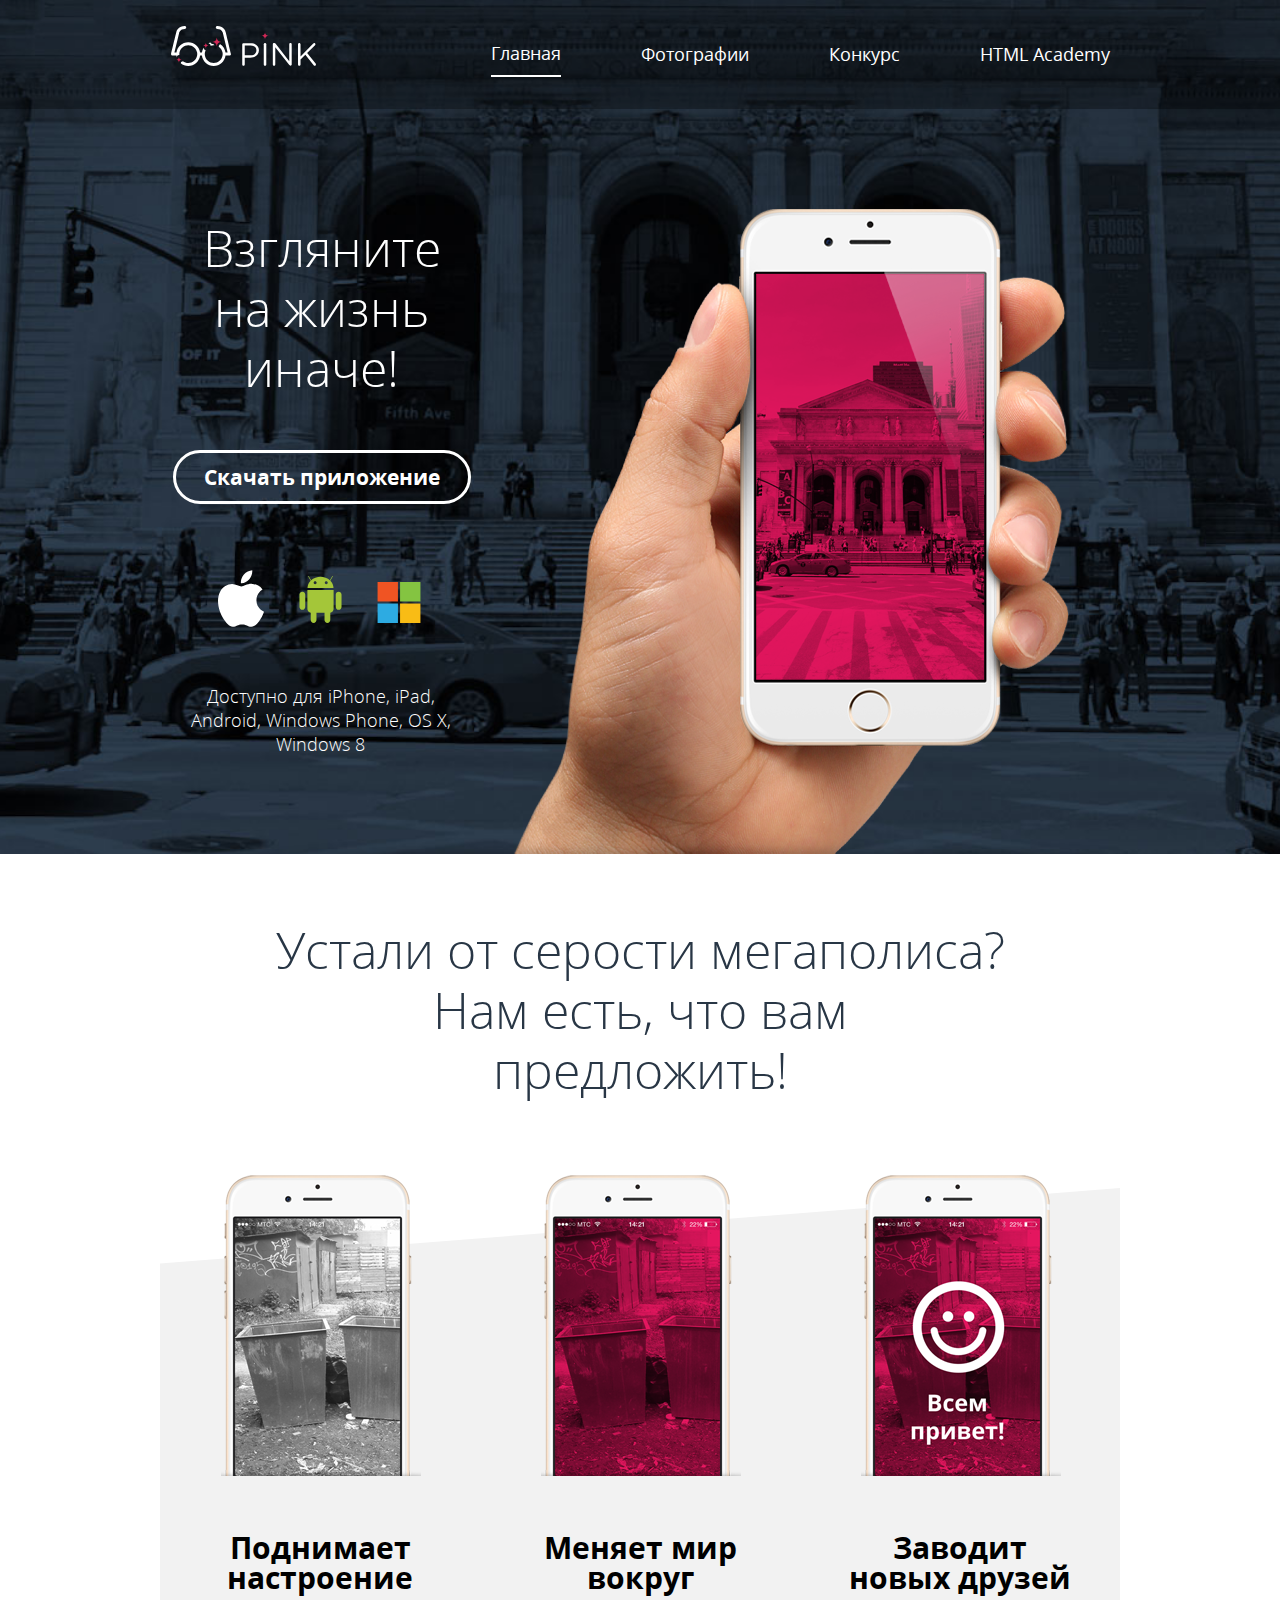
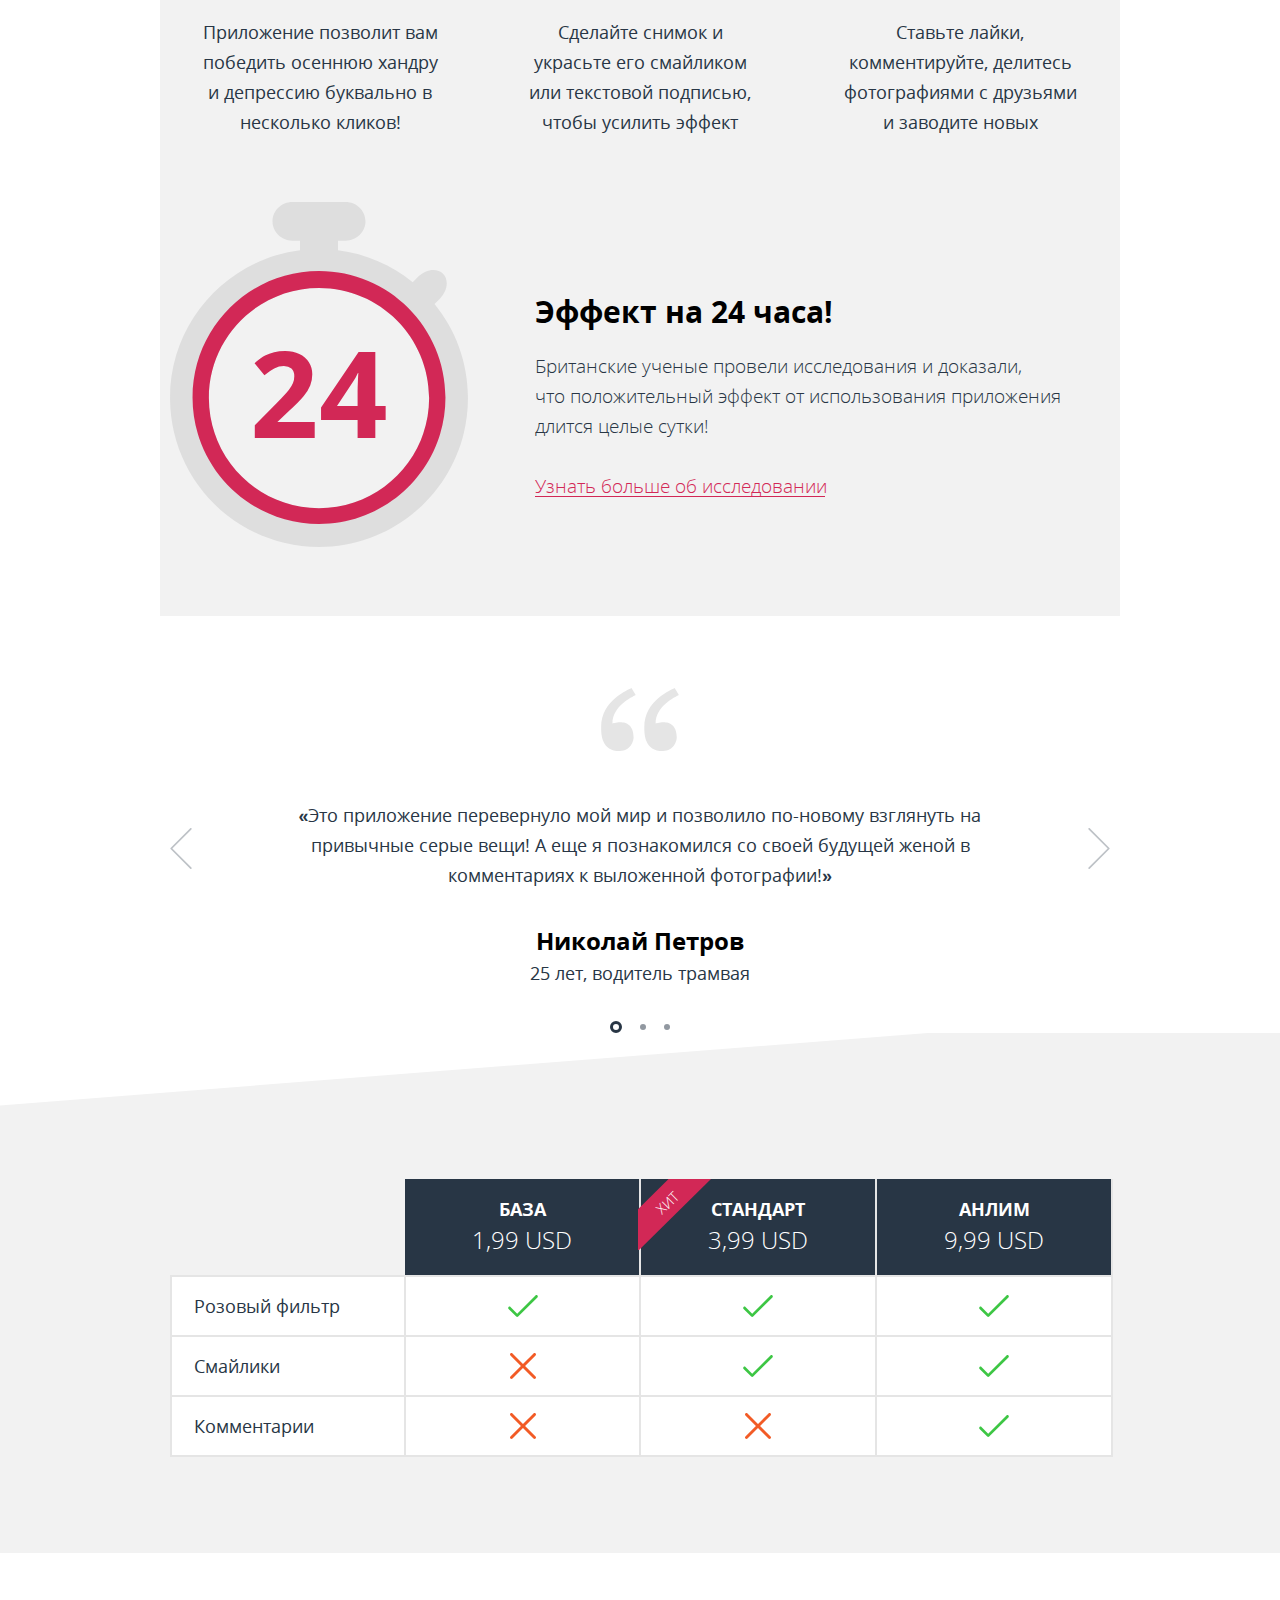
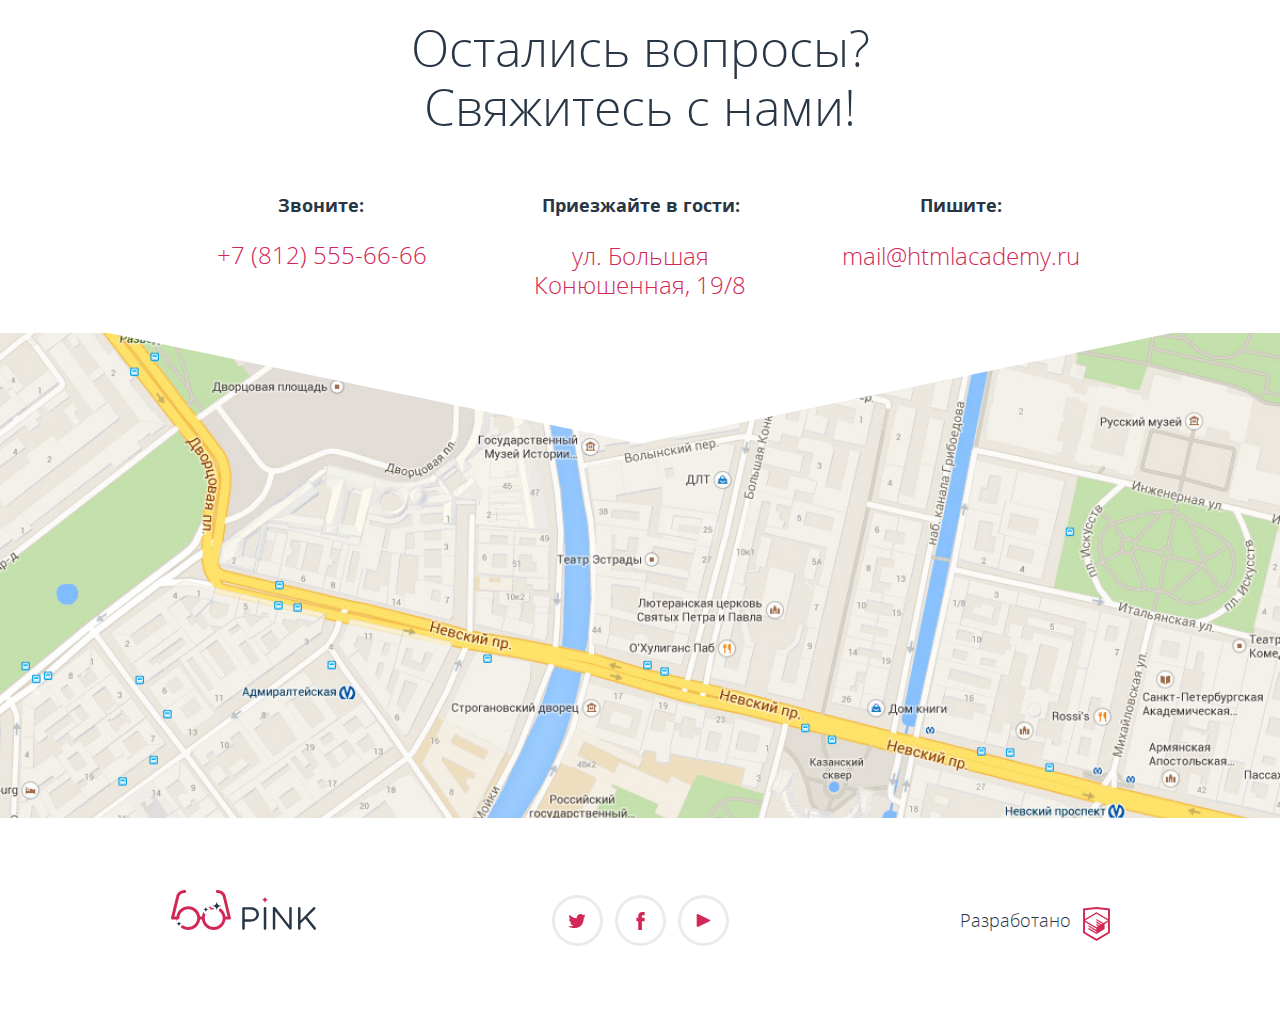
<file: index.html>
<!DOCTYPE html><html lang="ru"><head><meta charset="utf-8"><meta name="viewport" content="width=device-width,initial-scale=1"><title>HTML Academy: Пинк</title><link rel="preload" href="fonts/opensans.woff2" as="font" type="font/woff2" crossorigin=""><link rel="preload" href="fonts/opensansbold.woff2" as="font" type="font/woff2" crossorigin=""><link rel="preload" href="fonts/opensanslight.woff2" as="font" type="font/woff2" crossorigin=""><link rel="stylesheet" href="css/style.min.css"></head><body class="main-page"><div style="display: none"><svg xmlns="http://www.w3.org/2000/svg" xmlns:xlink="http://www.w3.org/1999/xlink"><symbol id="icon-editor-contrast" viewbox="-35.422 -7.96 31.92 31.92">
  <path d="M-19.462-3.96c6.595,0,11.96,5.365,11.96,11.96s-5.365,11.96-11.96,11.96S-31.422,14.595-31.422,8 S-26.057-3.96-19.462-3.96 M-19.462-7.96c-8.814,0-15.96,7.145-15.96,15.96c0,8.813,7.146,15.96,15.96,15.96S-3.502,16.813-3.502,8 C-3.502-0.815-10.648-7.96-19.462-7.96L-19.462-7.96z"></path>
  <path d="M-19.462,16.331c4.706,0,8.52-3.813,8.52-8.52c0-4.705-3.813-8.519-8.52-8.519"></path>
</symbol><symbol id="icon-editor-crop" viewbox="0 0 48 48">
  <path fill="none" d="M0,0h48v48H0V0z"></path>
  <path d="M34,30h4V14c0-2.21-1.79-4-4-4H18v4h16V30z M14,34V2h-4v8H2v4h8v20c0,2.21,1.79,4,4,4h20v8h4v-8h8v-4H14z"></path>
</symbol><symbol id="icon-editor-diagram-fill" viewbox="22.5 69.048 253 253">
  <path fill="#231F20" d="M149,69.048c-69.864,0-126.5,56.636-126.5,126.5c0,69.864,56.636,126.5,126.5,126.5 s126.5-56.636,126.5-126.5C275.5,125.685,218.864,69.048,149,69.048z M149,306.264c-60.844,0-110.167-49.323-110.167-110.167 C38.833,135.253,88.156,85.93,149,85.93c60.843,0,110.167,49.323,110.167,110.167C259.167,256.941,209.843,306.264,149,306.264z"></path>
</symbol><symbol id="icon-editor-fill" viewbox="0 0 48 48">
  <path fill="none" d="M0,0h48v48H0V0z"></path>
  <path d="M33.12,17.88L15.24,0l-2.83,2.83l4.76,4.76L6.88,17.88c-1.17,1.17-1.17,3.07,0,4.24l11,11C18.46,33.71,19.23,34,20,34 s1.54-0.29,2.12-0.88l11-11C34.29,20.95,34.29,19.05,33.12,17.88z M10.41,20L20,10.42L29.59,20H10.41z M38,23c0,0-4,4.33-4,7 c0,2.21,1.79,4,4,4s4-1.79,4-4C42,27.33,38,23,38,23z"></path>
  <rect y="40" width="48" height="3"></rect>
</symbol><symbol id="icon-facebook" viewbox="0 0 8.673 18.944">
  <path fill="#d22856" d="M6.275,3.357c0.799,0,1.599,0,2.398,0c0-1.119,0-2.238,0-3.357c-0.959,0-1.92,0-2.878,0C2.656,0.181,1.54,2.387,1.948,6.115 H0v3.517h1.958c0,3.104,0,6.208,0,9.312c1.279,0,2.558,0,3.837,0c0-3.104,0-6.208,0-9.312h2.857V6.115H5.786 C5.765,5.07,5.75,3.709,6.275,3.357z"></path>
</symbol><symbol id="icon-menu-burger" viewbox="0 0 49.945 24.007">
  <g id="miu">
    <g id="editor_list_view_hambuger_menu_glyph">
      <g>
        <path id="path-1" fill="#FFFFFF" d="M1.137,0C0.51,0,0,0.428,0,1.01v1.981c0,0.558,0.494,1.01,1.139,1.01h47.671 c0.628,0,1.138-0.428,1.138-1.01V1.01c0-0.558-0.494-1.01-1.138-1.01H1.137z M1.137,10.003C0.51,10.003,0,10.431,0,11.013v1.98 c0,0.557,0.494,1.01,1.139,1.01h47.671c0.628,0,1.138-0.428,1.138-1.01v-1.98c0-0.558-0.494-1.01-1.138-1.01H1.137z M1.137,20.005C0.51,20.005,0,20.434,0,21.016v1.981c0,0.557,0.494,1.01,1.139,1.01h47.671c0.628,0,1.138-0.428,1.138-1.01 v-1.981c0-0.558-0.494-1.011-1.138-1.011H1.137z"></path>
      </g>
      <g>
        <path id="path-1_1_" fill="#FFFFFF" d="M1.137,0C0.51,0,0,0.428,0,1.01v1.981c0,0.558,0.494,1.01,1.139,1.01h47.671 c0.628,0,1.138-0.428,1.138-1.01V1.01c0-0.558-0.494-1.01-1.138-1.01H1.137z M1.137,10.003C0.51,10.003,0,10.431,0,11.013v1.98 c0,0.557,0.494,1.01,1.139,1.01h47.671c0.628,0,1.138-0.428,1.138-1.01v-1.98c0-0.558-0.494-1.01-1.138-1.01H1.137z M1.137,20.005C0.51,20.005,0,20.434,0,21.016v1.981c0,0.557,0.494,1.01,1.139,1.01h47.671c0.628,0,1.138-0.428,1.138-1.01 v-1.981c0-0.558-0.494-1.011-1.138-1.011H1.137z"></path>
      </g>
    </g>
  </g>
</symbol><symbol id="icon-menu-cross" viewbox="0 0 23.867 23.867">
  <path fill="#FFFFFF" d="M15.087,11.933l8.56-8.559c0.293-0.293,0.293-0.768,0-1.061L21.554,0.22C21.414,0.079,21.223,0,21.023,0 c-0.199,0-0.391,0.079-0.529,0.22l-8.561,8.56l-8.56-8.56c-0.282-0.282-0.78-0.282-1.061,0L0.22,2.313 c-0.293,0.293-0.293,0.768,0,1.061l8.56,8.559l-8.56,8.559c-0.293,0.293-0.293,0.768,0,1.062l2.093,2.094 c0.141,0.142,0.331,0.22,0.53,0.22c0.199,0,0.39-0.078,0.53-0.22l8.561-8.56l8.56,8.56c0.141,0.142,0.332,0.22,0.53,0.22 c0.199,0,0.39-0.078,0.53-0.22l2.093-2.094c0.293-0.294,0.293-0.769,0-1.062L15.087,11.933z"></path>
</symbol><symbol id="icon-no" viewbox="0 0 26.752 26.752">
  <path d="M15.497,13.376L26.312,2.562c0.586-0.585,0.586-1.535,0-2.121s-1.535-0.586-2.121,0L13.376,11.255L2.562,0.439 c-0.586-0.586-1.535-0.586-2.121,0c-0.586,0.585-0.586,1.535,0,2.121l10.814,10.815L0.439,24.19c-0.586,0.586-0.586,1.535,0,2.121 c0.293,0.293,0.677,0.439,1.061,0.439s0.768-0.146,1.061-0.439l10.815-10.814L24.19,26.312c0.293,0.293,0.677,0.439,1.061,0.439 s0.768-0.146,1.061-0.439c0.586-0.586,0.586-1.535,0-2.121L15.497,13.376z"></path>
</symbol><symbol id="icon-review-arrow-left" viewbox="0 0 21.706 41.719">
  <path d="M2.045,20.859L21.458,1.446c0.331-0.331,0.331-0.867,0-1.198c-0.33-0.331-0.867-0.331-1.197,0L0.248,20.261 c-0.331,0.33-0.331,0.867,0,1.197l20.013,20.013c0.164,0.165,0.382,0.248,0.599,0.248s0.434-0.083,0.599-0.248 c0.331-0.331,0.331-0.867,0-1.198L2.045,20.859z"></path>
</symbol><symbol id="icon-review-arrow-right" viewbox="0 0 21.706 41.719">
  <path d="M19.661,20.859L0.248,1.446c-0.331-0.331-0.331-0.867,0-1.198c0.33-0.331,0.867-0.331,1.197,0l20.013,20.012 c0.33,0.33,0.33,0.867,0,1.197L1.445,41.471c-0.164,0.165-0.382,0.248-0.599,0.248s-0.434-0.083-0.599-0.248 c-0.331-0.331-0.331-0.867,0-1.198L19.661,20.859z"></path>
</symbol><symbol id="icon-timer" viewbox="0 0 298 345.097">
  <path fill="#dedede" d="M264.568,102.055l5.355-5.355c7.717-7.717,9.124-18.938,3.126-24.935c-5.997-5.997-17.217-4.59-24.934,3.127l-5.386,5.385 C221.768,63.292,196.11,51.875,168,48.297v-9.583h7.658c10.914,0,19.843-8.711,19.843-19.357S186.573,0,175.659,0h-53.317  c-10.913,0-19.842,8.711-19.842,19.357s8.929,19.357,19.842,19.357H130v9.583C56.681,57.629,0,120.244,0,196.097  c0,82.291,66.709,149,149,149c82.29,0,149-66.709,149-149C298,160.434,285.465,127.703,264.568,102.055z M149,306.264 c-60.844,0-110.167-49.323-110.167-110.167S88.156,85.93,149,85.93c60.843,0,110.167,49.323,110.167,110.167  S209.843,306.264,149,306.264z"></path>
  <path fill="#d22856" d="M149,69.048c-69.864,0-126.5,56.636-126.5,126.5c0,69.864,56.636,126.5,126.5,126.5 s126.5-56.636,126.5-126.5C275.5,125.685,218.864,69.048,149,69.048z M149,306.264c-60.844,0-110.167-49.323-110.167-110.167 C38.833,135.253,88.156,85.93,149,85.93c60.843,0,110.167,49.323,110.167,110.167C259.167,256.941,209.843,306.264,149,306.264z"></path>
</symbol><symbol id="icon-twitter" viewbox="0 0 17.5 14.663">
  <g id="W6EeEF_1_">
    <g>
      <path fill="#d22856" clip-rule="evenodd" d="M11.283,0.153c1.736-0.485,3.074,0.263,3.685,1.151 c0.694-0.226,1.372-0.47,2.072-0.691c-0.004,0.841-0.538,1.478-0.883,1.727C16.861,2.506,17.5,1.86,17.5,1.86 c-0.175,0.976-1.035,1.746-1.611,1.977C15.65,10.429,12.617,14.793,5.507,14.66c-0.538,0,0.077,0-0.46,0 c-0.422,0-4.29-0.45-5.047-1.843c2.341,0.192,4.011-0.412,4.835-1.15c-0.989-0.293-2.761-0.464-3.07-2.881 c0.362,0.105,0.583,0.223,1.228,0.117C1.757,8.067,0.385,7.366,0.461,5.218c0.294,0.32,1.1,0.523,1.381,0.461 c-0.725-0.235-2.03-3.281-0.921-4.836C2.794,2.654,4.769,4.364,8.29,4.528C8.506,2.288,9.461,0.787,11.283,0.153z"></path>
    </g>
  </g>
</symbol><symbol id="icon-yes" viewbox="-82.357 4.875 21.698 16.09">
  <path d="M-60.953,5.167c-0.391-0.391-1.023-0.391-1.414,0L-75.75,18.551l-4.9-4.9c-0.391-0.391-1.023-0.391-1.414,0 s-0.391,1.023,0,1.414l5.607,5.607c0.195,0.195,0.451,0.293,0.707,0.293s0.512-0.098,0.707-0.293l14.09-14.0 C-60.562,6.191-60.562,5.558-60.953,5.167z"></path>
</symbol><symbol id="icon-youtube" viewbox="0 0 14.64 13.96">
  <path fill="#d22856" d="M1.775,13.78C0.799,14.257,0,13.758,0,12.671V1.29c0-1.088,0.799-1.585,1.775-1.109l12.133,5.932 c0.975,0.478,0.975,1.258,0,1.736L1.775,13.78z"></path>
</symbol><symbol id="logo-android" viewbox="0 0 42.084 47.041">
  <path fill="#A4C639" d="M34.144,14.009H7.945c-0.009,0.11-0.018,0.22-0.018,0.333v18.755c0,1.926,1.457,3.49,3.316,3.627v7.43 c0,1.594,1.291,2.885,2.885,2.885c1.593,0,2.885-1.291,2.885-2.885v-7.42h8.058v7.42c0,1.594,1.291,2.885,2.885,2.885 c1.595,0,2.886-1.291,2.886-2.885v-7.434c1.858-0.137,3.315-1.701,3.315-3.627V14.342C34.157,14.229,34.153,14.119,34.144,14.009z"></path>
  <path id="c-4-9-2-9-2-9" fill="#A4C639" d="M2.886,15.679L2.886,15.679c1.593,0,2.886,1.292,2.886,2.885v12.378 c0,1.595-1.292,2.886-2.886,2.886l0,0C1.292,33.828,0,32.537,0,30.942V18.564C0,16.97,1.292,15.679,2.886,15.679z"></path>
  <path id="c-4-1-7-3-8-4" fill="#A4C639" d="M39.198,15.679L39.198,15.679c1.595,0,2.886,1.292,2.886,2.885v12.378 c0,1.595-1.291,2.886-2.886,2.886l0,0c-1.594,0-2.885-1.291-2.885-2.886V18.564C36.313,16.97,37.604,15.679,39.198,15.679z"></path>
  <path fill="#A4C639" d="M8.03,11.967h26.026c-0.039-2.783-1.234-5.322-3.187-7.275l2.446-4.235c0.082-0.146,0.031-0.331-0.112-0.415 c-0.146-0.084-0.331-0.034-0.415,0.111L30.416,4.26c-2.052-1.853-6.249-3.4-9.374-3.4l0,0c-3.016,0-7.322,1.547-9.374,3.4 L9.296,0.152C9.213,0.007,9.027-0.042,8.881,0.041C8.736,0.125,8.686,0.311,8.77,0.456l2.445,4.235 C9.265,6.645,8.068,9.184,8.03,11.967z M25.323,6.804c-0.002-0.805,0.664-1.46,1.488-1.462c0.826-0.002,1.494,0.648,1.498,1.454 c0,0.002,0,0.005,0,0.008c0.002,0.805-0.664,1.46-1.49,1.462c-0.823,0.002-1.493-0.649-1.496-1.454 C25.323,6.81,25.323,6.807,25.323,6.804z M14.18,6.804c-0.001-0.805,0.665-1.46,1.489-1.462c0.824-0.002,1.494,0.648,1.497,1.454 c0,0.002,0,0.005,0,0.008c0.002,0.805-0.664,1.46-1.488,1.462c-0.825,0.002-1.495-0.649-1.498-1.454 C14.18,6.81,14.18,6.807,14.18,6.804z"></path>
</symbol><symbol id="logo-apple" viewbox="0 0 46.21 56.753">
  <path fill="#FFFFFF" d="M38.593,30.15c0.081,8.59,7.535,11.447,7.617,11.483c-0.062,0.202-1.19,4.073-3.927,8.072 c-2.365,3.457-4.82,6.901-8.688,6.973c-3.799,0.07-5.021-2.253-9.365-2.253c-4.344,0-5.702,2.182-9.298,2.32 c-3.733,0.142-6.576-3.739-8.961-7.184c-4.875-7.046-8.598-19.91-3.597-28.593c2.484-4.313,6.925-7.043,11.743-7.114 c3.666-0.069,7.126,2.466,9.366,2.466c2.241,0,6.444-3.049,10.865-2.601c1.85,0.077,7.044,0.747,10.38,5.629 C44.459,19.519,38.531,22.971,38.593,30.15 M31.453,9.062C33.435,6.662,34.769,3.323,34.405,0c-2.857,0.115-6.312,1.904-8.36,4.302 c-1.837,2.123-3.445,5.521-3.011,8.778C26.218,13.326,29.47,11.461,31.453,9.062"></path>
</symbol><symbol id="logo-htmlacademy" viewbox="0 0 26.943 34.09">
  <path d="M13.62,0.017L13.472,0L0,1.412v24.661l13.472,8.017l13.43-7.99l0.042-0.026V1.412L13.62,0.017z M25.019,12.127L13.495,5.334 l-0.001-0.104L13.407,5.28l-0.088-0.056v0.109L1.925,12.118V3.147l11.547-1.212l11.547,1.212V12.127z M13.405,6.787L24.923,13.5 l-4.479,2.64l-7.093-4.221l-0.013,1.415l5.904,3.513l-0.86,0.507l-5.031-2.992l-0.013,1.415l3.827,2.275l-0.782,0.523l-3.032-1.787 l-0.013,1.413l1.852,1.091l-1.8,1.081L2.034,13.622L13.405,6.787z M1.925,15.127l11.411,6.791l0.015,1.044l-7.941-4.728L5.395,19.65 l7.979,4.796l0.017,1.076l-7.972-4.741l-0.013,1.415l8.021,4.821l0.045,0.026l8.143-4.872v-1.268l-0.011-0.148v-3.761l3.415-2.036 v10.02L13.472,31.85L1.925,24.979V15.127z"></path>
</symbol><symbol id="logo-microsoft" viewbox="0 0 43.922 41.992">
  <g>
    <path id="path5058" fill="#F05423" d="M20.874,19.953H0V0h20.874V19.953z"></path>
    <path id="path5060" fill="#84C441" d="M43.922,19.953H23.049V0h20.873V19.953z"></path>
    <path id="path5062" fill="#2DABE2" d="M20.873,41.992H0V22.04h20.873V41.992z"></path>
    <path id="path5064" fill="#F9BC15" d="M43.922,41.992H23.049V22.04h20.873V41.992z"></path>
  </g>
</symbol><symbol id="logo-pink-blue-desktop" viewbox="0 0 146.3 40.375">
  <g class="logo-letters">
    <path d="M71.874,18.661c0-0.708,0.58-1.288,1.256-1.288h7.18c5.087,0,8.436,2.704,8.436,7.146v0.063 c0,4.86-4.057,7.373-8.854,7.373h-5.475v6.825c0,0.708-0.58,1.287-1.289,1.287c-0.676,0-1.256-0.58-1.256-1.287L71.874,18.661 L71.874,18.661z M79.988,29.641c3.734,0,6.182-1.996,6.182-4.959v-0.062c0-3.221-2.414-4.894-6.053-4.894h-5.699v9.917h5.57V29.641 z"></path>
    <path d="M93.603,18.5c0-0.708,0.579-1.288,1.255-1.288c0.709,0,1.288,0.58,1.288,1.288v20.283 c0,0.708-0.579,1.287-1.288,1.287c-0.676,0-1.255-0.579-1.255-1.287V18.5z"></path>
    <path d="M102.744,18.532c0-0.676,0.58-1.256,1.256-1.256h0.354c0.58,0,0.935,0.29,1.288,0.74l13.684,17.45V18.468 c0-0.676,0.547-1.256,1.256-1.256c0.676,0,1.225,0.58,1.225,1.256v20.349c0,0.677-0.48,1.19-1.158,1.19h-0.129 c-0.548,0-0.936-0.321-1.318-0.772l-13.976-17.867v17.449c0,0.677-0.547,1.257-1.257,1.257c-0.676,0-1.223-0.58-1.223-1.257V18.532 H102.744z"></path>
    <path d="M128.173,18.5c0-0.708,0.58-1.288,1.257-1.288c0.708,0,1.286,0.58,1.286,1.288v12.331l12.848-13.168 c0.29-0.257,0.579-0.451,0.998-0.451c0.676,0,1.225,0.612,1.225,1.256c0,0.354-0.162,0.644-0.42,0.901l-7.984,7.92l8.564,10.561 c0.225,0.291,0.354,0.547,0.354,0.936c0,0.676-0.577,1.288-1.285,1.288c-0.482,0-0.807-0.259-1.03-0.58l-8.401-10.464l-4.863,4.861 v4.895c0,0.708-0.578,1.288-1.286,1.288c-0.677,0-1.257-0.58-1.257-1.288V18.5H128.173z"></path>
  </g>
  <path fill="#D22856" d="M98.498,9.875c-2.002,0-3.623-1.623-3.623-3.624c0,2.001-1.623,3.624-3.625,3.624 c2.002,0,3.625,1.623,3.625,3.624C94.875,11.498,96.496,9.875,98.498,9.875z"></path>
  <g>
    <path fill="#D22856" d="M43.094,19.313c0.246,0,0.489,0.014,0.73,0.033c-0.437-0.728-1.227-1.221-2.136-1.221 c-0.877,0-1.614-0.568-1.884-1.354c-0.727,0.208-1.425,0.482-2.089,0.816c0.062,0.017,0.122,0.038,0.188,0.038c1.104,0,2,0.896,2,2 c0,0.096-0.015,0.188-0.028,0.281C40.875,19.524,41.959,19.313,43.094,19.313z"></path>
    <path fill="#D22856" d="M60.462,28.016c-0.002-0.009-5.175-21.365-5.175-21.365C54.926,4.303,52.694,0,46.688,0 c-0.829,0-1.5,0.671-1.5,1.5s0.671,1.5,1.5,1.5c4.856,0,5.575,3.729,5.639,4.143l4.767,19.701h-2.073 c-0.445-3.557-2.453-6.628-5.305-8.522c-0.897,0.379-1.529,1.269-1.529,2.303c0,0.088-0.015,0.171-0.026,0.256 c1.991,1.358,3.415,3.489,3.829,5.965c0.082,0.488,0.135,0.987,0.135,1.5c0,0.512-0.053,1.012-0.135,1.5 c-0.716,4.271-4.421,7.53-8.896,7.53c-4.475,0-8.181-3.259-8.896-7.53c-0.082-0.488-0.135-0.988-0.135-1.5 c0-0.513,0.053-1.012,0.135-1.5c0.147-0.879,0.427-1.712,0.808-2.484c-1.034-0.077-1.852-0.932-1.852-1.984 c0-0.189-0.077-0.357-0.192-0.488c-0.938,1.469-1.569,3.149-1.795,4.957h-1.82c-0.741-5.927-5.802-10.531-11.927-10.531 S6.235,20.917,5.493,26.844H3.42L8.187,7.143C8.25,6.729,8.97,3,13.826,3c0.829,0,1.5-0.671,1.5-1.5S14.655,0,13.826,0 C7.82,0,5.588,4.303,5.227,6.651c0,0-5.173,21.356-5.175,21.365c-0.266,1.109,0.531,1.826,1.426,1.826 c0.012,0,0.023,0.004,0.036,0.004h3.982c0.079,0.629,0.215,1.237,0.387,1.831c0.059-0.106,0.102-0.224,0.102-0.354 c0-1.104,0.896-2,2-2c0.166,0,0.324,0.024,0.478,0.062c-0.043-0.343-0.074-0.688-0.074-1.042c0-0.512,0.053-1.011,0.135-1.5 c0.715-4.271,4.421-7.531,8.896-7.531s8.18,3.26,8.896,7.531c0.082,0.489,0.135,0.988,0.135,1.5s-0.053,1.012-0.135,1.5 c-0.715,4.272-4.421,7.531-8.896,7.531c-2.022,0-3.883-0.67-5.386-1.794c-0.35,0.302-0.8,0.491-1.299,0.491 c-0.413,0-0.749,0.336-0.749,0.748c0,0.289-0.065,0.563-0.176,0.812c2.075,1.708,4.722,2.743,7.614,2.743 c6.125,0,11.185-4.604,11.927-10.529h1.814c0.742,5.926,5.802,10.529,11.927,10.529s11.186-4.604,11.927-10.529H59 c0.012,0,0.023-0.005,0.036-0.005C59.931,29.842,60.728,29.125,60.462,28.016z"></path>
  </g>
  <g>
    <g class="logo-letters">
      <path d="M50.686,16.125c-2.485,0-4.499-2.014-4.499-4.499c0,2.485-2.014,4.499-4.499,4.499 c2.485,0,4.499,2.014,4.499,4.499C46.187,18.139,48.2,16.125,50.686,16.125z"></path>
    </g>
  </g>
  <g>
    <g class="logo-letters">
      <path d="M37.904,19.626c-1.519,0-2.749-1.23-2.749-2.749c0,1.519-1.23,2.749-2.749,2.749 c1.519,0,2.749,1.229,2.749,2.749C35.155,20.855,36.386,19.626,37.904,19.626z"></path>
    </g>
  </g>
  <g>
    <g class="logo-letters">
      <path d="M10.734,34.072c-1.519,0-2.749-1.23-2.749-2.75c0,1.52-1.23,2.75-2.749,2.75 c1.519,0,2.749,1.229,2.749,2.748C7.985,35.303,9.215,34.072,10.734,34.072z"></path>
    </g>
  </g>
</symbol><symbol id="logo-pink-blue-mobile" viewbox="0 0 146.3 40.375">
  <g class="logo-letters">
    <path d="M71.874,18.661c0-0.708,0.58-1.288,1.256-1.288h7.18c5.087,0,8.436,2.704,8.436,7.146v0.063 c0,4.86-4.057,7.373-8.854,7.373h-5.475v6.825c0,0.708-0.58,1.287-1.289,1.287c-0.676,0-1.256-0.58-1.256-1.287L71.874,18.661 L71.874,18.661z M79.988,29.641c3.734,0,6.182-1.996,6.182-4.959v-0.062c0-3.221-2.414-4.894-6.053-4.894h-5.699v9.917h5.57V29.641 z"></path>
    <path d="M93.603,18.5c0-0.708,0.579-1.288,1.255-1.288c0.709,0,1.288,0.58,1.288,1.288v20.283 c0,0.708-0.579,1.287-1.288,1.287c-0.676,0-1.255-0.579-1.255-1.287V18.5z"></path>
    <path d="M102.744,18.532c0-0.676,0.58-1.256,1.256-1.256h0.354c0.58,0,0.935,0.29,1.288,0.74l13.684,17.45V18.468 c0-0.676,0.547-1.256,1.256-1.256c0.676,0,1.225,0.58,1.225,1.256v20.349c0,0.677-0.48,1.19-1.158,1.19h-0.129 c-0.548,0-0.936-0.321-1.318-0.772l-13.976-17.867v17.449c0,0.677-0.547,1.257-1.257,1.257c-0.676,0-1.223-0.58-1.223-1.257V18.532 H102.744z"></path>
    <path d="M128.173,18.5c0-0.708,0.58-1.288,1.257-1.288c0.708,0,1.286,0.58,1.286,1.288v12.331l12.848-13.16 c0.29-0.257,0.579-0.451,0.998-0.451c0.676,0,1.225,0.612,1.225,1.256c0,0.354-0.162,0.644-0.42,0.901l-7.984,7.92l8.564,10.561 c0.225,0.291,0.354,0.547,0.354,0.936c0,0.676-0.577,1.288-1.285,1.288c-0.482,0-0.807-0.259-1.03-0.58l-8.401-10.464l-4.863,4.861 v4.895c0,0.708-0.578,1.288-1.286,1.288c-0.677,0-1.257-0.58-1.257-1.288V18.5H128.173z"></path>
  </g>
  <path fill="#FFFFFF" d="M60.498,28.266"></path>
  <path fill="#D22856" d="M60.462,28.016c-0.002-0.009-5.175-21.365-5.175-21.365C54.926,4.303,52.694,0,46.688,0 c-0.829,0-1.5,0.671-1.5,1.5s0.671,1.5,1.5,1.5c4.856,0,5.575,3.729,5.639,4.143l4.767,19.701h-2.073 c-0.742-5.927-5.802-10.531-11.927-10.531s-11.186,4.604-11.927,10.531h-1.82c-0.741-5.927-5.802-10.531-11.927-10.531 S6.235,20.917,5.493,26.844H3.42L8.187,7.143C8.25,6.729,8.97,3,13.826,3c0.829,0,1.5-0.671,1.5-1.5S14.655,0,13.826,0 C7.82,0,5.588,4.303,5.227,6.651c0,0-5.173,21.356-5.175,21.365c-0.266,1.109,0.531,1.826,1.426,1.826 c0.012,0,0.023,0.004,0.036,0.004h3.982c0.741,5.926,5.802,10.53,11.927,10.53s11.185-4.604,11.927-10.53h1.814 c0.742,5.926,5.802,10.53,11.927,10.53s11.186-4.604,11.927-10.53H59c0.012,0,0.023-0.004,0.036-0.004 C59.931,29.842,60.728,29.125,60.462,28.016z M26.315,29.844c-0.715,4.272-4.421,7.531-8.896,7.531s-8.18-3.259-8.896-7.531 c-0.082-0.488-0.135-0.988-0.135-1.5s0.053-1.011,0.135-1.5c0.715-4.271,4.421-7.531,8.896-7.531s8.18,3.26,8.896,7.531 c0.082,0.489,0.135,0.988,0.135,1.5S26.397,29.355,26.315,29.844z M51.99,29.844c-0.716,4.272-4.421,7.531-8.896,7.531 c-4.475,0-8.181-3.259-8.896-7.531c-0.082-0.488-0.135-0.988-0.135-1.5s0.053-1.011,0.135-1.5c0.716-4.271,4.421-7.531,8.896-7.531 c4.475,0,8.181,3.26,8.896,7.531c0.082,0.489,0.135,0.988,0.135,1.5S52.072,29.355,51.99,29.844z"></path>
</symbol><symbol id="logo-pink-white-desktop" viewbox="0 0 146.3 40.375">
  <g>
    <path d="M71.874,18.661c0-0.708,0.58-1.288,1.256-1.288h7.18c5.087,0,8.436,2.704,8.436,7.146v0.064 c0,4.861-4.057,7.373-8.854,7.373h-5.475v6.825c0,0.708-0.58,1.288-1.288,1.288c-0.676,0-1.256-0.58-1.256-1.288V18.661z M79.988,29.641c3.734,0,6.182-1.996,6.182-4.959v-0.063c0-3.22-2.414-4.894-6.053-4.894h-5.699v9.917H79.988L79.988,29.641z" class="red"></path>
    <path d="M93.603,18.5c0-0.708,0.579-1.288,1.255-1.288c0.709,0,1.288,0.58,1.288,1.288v20.283 c0,0.708-0.579,1.287-1.288,1.287c-0.676,0-1.255-0.579-1.255-1.287V18.5z" class="red"></path>
    <path d="M102.744,18.532c0-0.676,0.58-1.256,1.256-1.256h0.354c0.58,0,0.935,0.29,1.288,0.74l13.684,17.45V18.468 c0-0.676,0.547-1.256,1.256-1.256c0.676,0,1.224,0.58,1.224,1.256v20.349c0,0.676-0.481,1.19-1.158,1.19h-0.129c-0.548,0-0.935-0.321-1.319-0.772l-13.975-17.868v17.45c0,0.676-0.547,1.256-1.256,1.256c-0.676,0-1.223-0.58-1.223-1.256V18.532 H102.744z" class="red"></path>
    <path d="M128.173,18.5c0-0.708,0.58-1.288,1.257-1.288c0.708,0,1.286,0.58,1.286,1.288v12.331l12.848-13.168 c0.29-0.257,0.579-0.451,0.998-0.451c0.676,0,1.225,0.612,1.225,1.256c0,0.354-0.162,0.644-0.42,0.901l-7.984,7.92l8.564,10.561 c0.225,0.291,0.354,0.547,0.354,0.935c0,0.676-0.578,1.288-1.286,1.288c-0.483,0-0.806-0.258-1.03-0.58l-8.402-10.463l-4.863,4.861 v4.894c0,0.708-0.578,1.288-1.286,1.288c-0.677,0-1.257-0.58-1.257-1.288V18.5H128.173z"></path>
  </g>
  <path fill="#D22856" d="M98.498,9.875c-2.002,0-3.623-1.623-3.623-3.624c0,2.001-1.623,3.624-3.625,3.624 c2.002,0,3.625,1.623,3.625,3.624C94.875,11.498,96.496,9.875,98.498,9.875z"></path>
  <g>
    <path d="M43.094,19.313c0.246,0,0.489,0.014,0.73,0.033c-0.437-0.728-1.227-1.221-2.136-1.221 c-0.877,0-1.614-0.568-1.884-1.354c-0.727,0.208-1.425,0.482-2.089,0.816c0.062,0.017,0.122,0.038,0.188,0.038c1.104,0,2,0.896,2,2 c0,0.096-0.015,0.188-0.028,0.281C40.875,19.524,41.959,19.313,43.094,19.313z" class="red"></path>
    <path d="M60.462,28.016c-0.002-0.009-5.175-21.365-5.175-21.365C54.926,4.303,52.694,0,46.688,0 c-0.829,0-1.5,0.671-1.5,1.5s0.671,1.5,1.5,1.5c4.856,0,5.575,3.729,5.639,4.143l4.767,19.701h-2.073 c-0.445-3.557-2.453-6.628-5.305-8.522c-0.897,0.379-1.529,1.269-1.529,2.303c0,0.088-0.015,0.171-0.026,0.256 c1.991,1.358,3.415,3.489,3.829,5.964c0.082,0.489,0.135,0.988,0.135,1.5s-0.053,1.012-0.135,1.5 c-0.716,4.272-4.421,7.531-8.896,7.531c-4.475,0-8.181-3.259-8.896-7.531c-0.082-0.488-0.135-0.988-0.135-1.5 s0.053-1.011,0.135-1.5c0.147-0.878,0.427-1.711,0.808-2.483c-1.034-0.078-1.852-0.932-1.852-1.985 c0-0.189-0.077-0.357-0.192-0.489c-0.938,1.469-1.569,3.15-1.795,4.958h-1.82c-0.741-5.927-5.802-10.531-11.927-10.531 S6.235,20.917,5.493,26.844H3.42L8.187,7.143C8.25,6.729,8.97,3,13.826,3c0.829,0,1.5-0.671,1.5-1.5S14.655,0,13.826,0 C7.82,0,5.588,4.303,5.227,6.651c0,0-5.173,21.356-5.175,21.365c-0.266,1.109,0.531,1.826,1.426,1.826 c0.012,0,0.023,0.004,0.036,0.004h3.982c0.079,0.628,0.215,1.237,0.387,1.831c0.059-0.106,0.102-0.224,0.102-0.354 c0-1.104,0.896-2,2-2c0.166,0,0.324,0.025,0.478,0.063c-0.043-0.343-0.074-0.688-0.074-1.042c0-0.512,0.053-1.011,0.135-1.5 c0.715-4.271,4.421-7.531,8.896-7.531s8.18,3.26,8.896,7.531c0.082,0.489,0.135,0.988,0.135,1.5s-0.053,1.012-0.135,1.5 c-0.715,4.272-4.421,7.531-8.896,7.531c-2.022,0-3.883-0.67-5.386-1.794c-0.35,0.302-0.8,0.491-1.299,0.491 c-0.413,0-0.749,0.336-0.749,0.748c0,0.29-0.065,0.564-0.176,0.812c2.075,1.708,4.722,2.743,7.614,2.743 c6.125,0,11.185-4.604,11.927-10.53h1.814c0.742,5.926,5.802,10.53,11.927,10.53s11.186-4.604,11.927-10.53H59 c0.012,0,0.023-0.004,0.036-0.004C59.931,29.842,60.728,29.125,60.462,28.016z"></path>
  </g>
  <g>
    <g>
      <path fill="#D22856" d="M50.686,16.125c-2.485,0-4.499-2.014-4.499-4.499c0,2.485-2.014,4.499-4.499,4.499 c2.485,0,4.499,2.014,4.499,4.499C46.187,18.139,48.2,16.125,50.686,16.125z"></path>
    </g>
  </g>
  <g>
    <g>
      <path fill="#D22856" d="M37.904,19.626c-1.519,0-2.749-1.23-2.749-2.749c0,1.519-1.23,2.749-2.749,2.749 c1.519,0,2.749,1.229,2.749,2.749C35.155,20.855,36.386,19.626,37.904,19.626z"></path>
    </g>
  </g>
  <g>
    <g>
      <path fill="#D22856" d="M10.734,34.072c-1.519,0-2.749-1.23-2.749-2.75c0,1.52-1.23,2.75-2.749,2.75 c1.519,0,2.749,1.229,2.749,2.748C7.985,35.303,9.215,34.072,10.734,34.072z"></path>
    </g>
  </g>
</symbol><symbol id="logo-pink-white-mobile" viewbox="0 0 74.426 22.859">
  <g>
    <path d="M0,1.449c0-0.708,0.58-1.288,1.256-1.288h7.18c5.087,0,8.436,2.704,8.436,7.147v0.064 c0,4.861-4.057,7.373-8.854,7.373H2.544v6.825c0,0.708-0.58,1.288-1.288,1.288C0.58,22.859,0,22.279,0,21.571V1.449z M8.114,12.428 c3.734,0,6.182-1.996,6.182-4.958V7.405c0-3.22-2.415-4.894-6.054-4.894H2.544v9.917H8.114z"></path>
    <path d="M21.729,1.288C21.729,0.58,22.308,0,22.983,0c0.709,0,1.288,0.58,1.288,1.288v20.283 c0,0.708-0.579,1.288-1.288,1.288c-0.676,0-1.255-0.58-1.255-1.288V1.288z"></path>
    <path d="M30.87,1.32c0-0.676,0.579-1.256,1.256-1.256h0.354c0.58,0,0.934,0.29,1.288,0.74l13.684,17.45V1.256 C47.451,0.58,47.998,0,48.707,0c0.676,0,1.223,0.58,1.223,1.256v20.348c0,0.676-0.482,1.191-1.158,1.191h-0.129 c-0.548,0-0.934-0.322-1.32-0.772L33.349,4.153v17.45c0,0.676-0.547,1.256-1.255,1.256c-0.677,0-1.224-0.58-1.224-1.256V1.32z"></path>
    <path d="M56.3,1.288C56.3,0.58,56.879,0,57.556,0c0.708,0,1.287,0.58,1.287,1.288v12.331L71.689,0.451 C71.979,0.193,72.269,0,72.688,0c0.676,0,1.224,0.612,1.224,1.256c0,0.354-0.161,0.644-0.419,0.901l-7.984,7.92l8.564,10.561 c0.225,0.29,0.354,0.547,0.354,0.934c0,0.676-0.579,1.288-1.287,1.288c-0.483,0-0.806-0.258-1.03-0.58l-8.403-10.463l-4.862,4.861 v4.894c0,0.708-0.579,1.288-1.287,1.288c-0.677,0-1.256-0.58-1.256-1.288V1.288z"></path>
  </g>
</symbol><symbol id="logo-pink-white-tablet" viewbox="0 0 146.3 40.375">
  <g>
    <path d="M71.874,18.661c0-0.708,0.58-1.288,1.256-1.288h7.18c5.087,0,8.436,2.704,8.436,7.146v0.064 c0,4.861-4.057,7.373-8.854,7.373h-5.475v6.825c0,0.708-0.58,1.288-1.288,1.288c-0.676,0-1.256-0.58-1.256-1.288V18.661z M79.988,29.641c3.734,0,6.182-1.996,6.182-4.959v-0.063c0-3.22-2.414-4.894-6.053-4.894h-5.699v9.917H79.988L79.988,29.641z"></path>
    <path d="M93.603,18.5c0-0.708,0.579-1.288,1.255-1.288c0.709,0,1.288,0.58,1.288,1.288v20.283 c0,0.708-0.579,1.287-1.288,1.287c-0.676,0-1.255-0.579-1.255-1.287V18.5z"></path>
    <path d="M102.744,18.532c0-0.676,0.58-1.256,1.256-1.256h0.354c0.58,0,0.935,0.29,1.288,0.74l13.684,17.45V18.468 c0-0.676,0.547-1.256,1.256-1.256c0.676,0,1.224,0.58,1.224,1.256v20.349c0,0.676-0.481,1.19-1.158,1.19h-0.129c-0.548,0-0.935-0.321-1.319-0.772l-13.975-17.868v17.45c0,0.676-0.547,1.256-1.256,1.256c-0.676,0-1.223-0.58-1.223-1.256V18.532 H102.744z"></path>
    <path d="M128.173,18.5c0-0.708,0.58-1.288,1.257-1.288c0.708,0,1.286,0.58,1.286,1.288v12.331l12.848-13.168 c0.29-0.257,0.579-0.451,0.998-0.451c0.676,0,1.225,0.612,1.225,1.256c0,0.354-0.162,0.644-0.42,0.901l-7.984,7.92l8.564,10.561 c0.225,0.291,0.354,0.547,0.354,0.935c0,0.676-0.578,1.288-1.286,1.288c-0.483,0-0.806-0.258-1.03-0.58l-8.402-10.463l-4.863,4.861 v4.894c0,0.708-0.578,1.288-1.286,1.288c-0.677,0-1.257-0.58-1.257-1.288V18.5H128.173z"></path>
  </g>
  <path d="M60.498,28.266"></path>
  <path d="M60.462,28.016c-0.002-0.009-5.175-21.365-5.175-21.365C54.926,4.303,52.694,0,46.688,0 c-0.829,0-1.5,0.671-1.5,1.5s0.671,1.5,1.5,1.5c4.856,0,5.575,3.729,5.639,4.143l4.767,19.701h-2.073 c-0.742-5.927-5.802-10.531-11.927-10.531s-11.186,4.604-11.927,10.531h-1.82c-0.741-5.927-5.802-10.531-11.927-10.531 S6.235,20.917,5.493,26.844H3.42L8.187,7.143C8.25,6.729,8.97,3,13.826,3c0.829,0,1.5-0.671,1.5-1.5S14.655,0,13.826,0 C7.82,0,5.588,4.303,5.227,6.651c0,0-5.173,21.356-5.175,21.365c-0.266,1.109,0.531,1.826,1.426,1.826 c0.012,0,0.023,0.004,0.036,0.004h3.982c0.741,5.926,5.802,10.53,11.927,10.53s11.185-4.604,11.927-10.53h1.814 c0.742,5.926,5.802,10.53,11.927,10.53s11.186-4.604,11.927-10.53H59c0.012,0,0.023-0.004,0.036-0.004 C59.931,29.842,60.728,29.125,60.462,28.016z M26.315,29.844c-0.715,4.272-4.421,7.531-8.896,7.531c-4.475,0-8.18-3.259-8.896-7.531 c-0.082-0.488-0.135-0.988-0.135-1.5s0.053-1.011,0.135-1.5c0.715-4.271,4.421-7.531,8.896-7.531c4.475,0,8.18,3.26,8.896,7.531 c0.082,0.489,0.135,0.988,0.135,1.5S26.397,29.355,26.315,29.844z M51.99,29.844c-0.716,4.272-4.421,7.531-8.896,7.531 c-4.475,0-8.181-3.259-8.896-7.531c-0.082-0.488-0.135-0.988-0.135-1.5s0.053-1.011,0.135-1.5c0.716-4.271,4.421-7.531,8.896-7.531 c4.475,0,8.181,3.26,8.896,7.531c0.082,0.489,0.135,0.988,0.135,1.5S52.072,29.355,51.99,29.844z"></path>
</symbol></svg></div><header class="header header__main-page header--closed header__main-page--nojs"><div class="header__top-box"><div class="header__wrapper"><div class="header__top header__top--closed header__top--nojs"><div class="header__container"><div class="header__logo-container"><a class="header__logo"><svg class="header__logo-mobile-white" width="75" height="22"><use xlink:href="#logo-pink-white-mobile"></use></svg> <svg class="header__logo-tablet-white" width="147" height="40"><use xlink:href="#logo-pink-white-tablet"></use></svg> <svg class="header__logo-desktop-white" width="147" height="40"><use xlink:href="#logo-pink-white-desktop"></use></svg></a></div><button class="header__button header__button--hidden" type="button"><svg class="header__button-svg header__button-svg--burger" width="50" height="24"><use xlink:href="#icon-menu-burger"></use></svg> <svg class="header__button-svg header__button-svg--cross" width="24" height="23"><use xlink:href="#icon-menu-cross"></use></svg></button></div></div><nav class="header__nav main-nav header__nav--nojs header__nav--closed"><ul class="main-nav__list--opened main-nav__list"><li class="main-nav__item main-nav__item--current"><a class="main-nav__link main-nav__link--current">Главная</a></li><li class="main-nav__item"><a class="main-nav__link" href="photo.html">Фотографии</a></li><li class="main-nav__item"><a class="main-nav__link" href="form.html">Конкурс</a></li><li class="main-nav__item"><a class="main-nav__link" href="https://htmlacademy.ru/intensive/adaptive">HTML Academy</a></li></ul></nav></div></div><article class="intro"><div class="intro__wrapper"><div class="intro__container"><h2 class="intro__title">Взгляните на жизнь иначе!</h2><a class="intro__btn intro__btn--white" href="https://www.apple.com/itunes/working-itunes/market/" target="_blank">Скачать приложение</a><ul class="intro__list"><li class="intro__item"><a class="intro__link intro__link--apple" href="https://www.apple.com/itunes/working-itunes/market/" target="_blank"><svg class="intro__logo" width="46" height="57"><use xlink:href="#logo-apple"></use></svg> Apple</a></li><li class="intro__item"><a class="intro__link intro__link--android" href="http://androidmarkets.ru/" target="_blank"><svg class="intro__logo" width="43" height="47"><use xlink:href="#logo-android"></use></svg> Android</a></li><li class="intro__item"><a class="intro__link intro__link--microsoft" href="https://www.microsoft.com/ru-ru/store/b/home?WT.mc_id=MSCOM_HP_ru_Store" target="_blank"><svg class="intro__logo" width="44" height="41"><use xlink:href="#logo-microsoft"></use></svg> Microsoft</a></li></ul><p class="intro__description">Доступно для iPhone, iPad, Android, Windows Phone, OS X, Windows 8</p></div></div></article></header><main class="main-page__content"><div class="main-page__wrapper"><h1 class="visually-hidden">Главная страница сайта приложения Pink</h1><div class="promo"><p class="promo__text">Устали от серости мегаполиса?</p><p class="promo__text">Нам есть, что вам предложить!</p></div><section class="information"><h2 class="visually-hidden">Информация о приложении</h2><div class="information__wrapper container"><div class="information__container"><ul class="information__list"><li class="information__item information__item-1"><h3 class="information__title">Поднимает настроение</h3><p class="information__text">Приложение позволит вам победить осеннюю хандру и депрессию буквально в несколько кликов!</p></li><li class="information__item information__item-2"><h3 class="information__title">Меняет мир вокруг</h3><p class="information__text">Сделайте снимок и украсьте его смайликом или текстовой подписью, чтобы&#160;<br>усилить эффект</p></li><li class="information__item information__item-3"><h3 class="information__title">Заводит новых друзей</h3><p class="information__text">Ставьте лайки, комментируйте, делитесь фотографиями с друзьями и заводите новых</p></li></ul></div></div></section><section class="effect"><div class="effect__container"><div class="effect__timer"><svg class="timer" width="238" height="276"><use xmlns:xlink="http://www.w3.org/1999/xlink" xlink:href="#icon-timer"></use></svg></div><div class="effect__description"><h2 class="effect__title">Эффект&#160;<br>на 24 часа!</h2><p class="effect__text">Британские ученые провели исследования и доказали,&#160;<br class="effect__wrap">что положительный эффект&#160;<br>от использования приложения длится целые сутки!</p><a class="effect__link effect__link--underline" href="#">Узнать больше об исследовании</a></div></div></section><section class="review"><div class="review__wrapper slider"><h2 class="visually-hidden">Отзывы пользователей</h2><div class="review__list slider__list"><div class="review__item review__item--first slider__item"><div class="review__content"><cite class="review__title">Николай Петров</cite><p class="review__about">25 лет, водитель трамвая</p></div><p class="review__text">«Это приложение перевернуло мой мир и позволило по-новому взглянуть на привычные серые вещи! А еще я познакомился со своей будущей женой в комментариях к выложенной фотографии!»</p></div><div class="review__item review__item--second slider__item"><div class="review__content"><cite class="review__title">Николай Петров</cite><p class="review__about">25 лет, водитель трамвая</p></div><p class="review__text">«Это приложение перевернуло мой мир и позволило по-новому взглянуть на привычные серые вещи! А еще я познакомился со своей будущей женой в комментариях к выложенной фотографии!»</p></div><div class="review__item review__item--third slider__item"><div class="review__content"><cite class="review__title">Николай Петров</cite><p class="review__about">25 лет, водитель трамвая</p></div><p class="review__text">«Это приложение перевернуло мой мир и позволило по-новому взглянуть на привычные серые вещи! А еще я познакомился со своей будущей женой в комментариях к выложенной фотографии!»</p></div></div><button class="review__toggle review__toggle--prev" tabindex="0"><svg class="arrow" width="22" height="41"><use xmlns:xlink="http://www.w3.org/1999/xlink" xlink:href="#icon-review-arrow-left"></use></svg>предыдущий отзыв</button> <button class="review__toggle review__toggle--next" tabindex="0"><svg class="arrow" width="22" height="41"><use xmlns:xlink="http://www.w3.org/1999/xlink" xlink:href="#icon-review-arrow-right"></use></svg>следующий отзыв</button><p class="review__toggles slider"><button class="slider__toggle slider__toggle--check" type="button"><span class="visually-hidden">1</span></button> <button class="slider__toggle" type="button"><span class="visually-hidden">2</span></button> <button class="slider__toggle" type="button"><span class="visually-hidden">3</span></button></p></div></section></div><section class="price"><div class="price__container main-page__wrapper"><h2 class="visually-hidden">Тарифы</h2><div class="price__wrapper"><table class="price__list table"><thead class="price__head"><tr><th class="price__empty"></th><th class="price__tariff">База <span class="price__cost">1,99 USD</span></th><th class="price__tariff price__hit">Стандарт <span class="price__cost">3,99 USD</span></th><th class="price__tariff">Анлим <span class="price__cost">9,99 USD</span></th></tr></thead><tbody><tr class="price__row"><td class="price__option">Розовый фильтр</td><td class="price__value price__value--yes"><div class="price__value-box"><span class="price__option-name">Розовый фильтр</span> <svg class="price__icon-yes" width="34" height="22"><use xlink:href="#icon-yes"></use></svg></div></td><td class="price__value price__value--yes"><div class="price__value-box"><span class="price__option-name">Розовый фильтр</span> <svg class="price__icon-yes" width="34" height="22"><use xlink:href="#icon-yes"></use></svg></div></td><td class="price__value price__value--yes"><div class="price__value-box"><span class="price__option-name">Розовый фильтр</span> <svg class="price__icon-yes" width="34" height="22"><use xlink:href="#icon-yes"></use></svg></div></td></tr><tr class="price__row"><td class="price__option">Смайлики</td><td class="price__value price__value--no"><div class="price__value-box"><span class="price__option-name">Смайлики</span> <svg class="price__icon-no" width="34" height="26"><use xlink:href="#icon-no"></use></svg></div></td><td class="price__value price__value--yes"><div class="price__value-box"><span class="price__option-name">Смайлики</span> <svg class="price__icon-yes" width="34" height="22"><use xlink:href="#icon-yes"></use></svg></div></td><td class="price__value price__value--yes"><div class="price__value-box"><span class="price__option-name">Смайлики</span> <svg class="price__icon-yes" width="34" height="22"><use xlink:href="#icon-yes"></use></svg></div></td></tr><tr class="price__row"><td class="price__option">Комментарии</td><td class="price__value price__value--no"><div class="price__value-box"><span class="price__option-name">Комментарии</span> <svg class="price__icon-no" width="34" height="26"><use xlink:href="#icon-no"></use></svg></div></td><td class="price__value price__value--no"><div class="price__value-box"><span class="price__option-name">Комментарии</span> <svg class="price__icon-no" width="34" height="26"><use xlink:href="#icon-no"></use></svg></div></td><td class="price__value price__value--yes"><div class="price__value-box"><span class="price__option-name">Комментарии</span> <svg class="price__icon-yes" width="34" height="22"><use xlink:href="#icon-yes"></use></svg></div></td></tr></tbody></table><p class="price__toggles slider"><button class="slider__toggle" type="button">1</button> <button class="slider__toggle slider__toggle--check" type="button">2</button> <button class="slider__toggle" type="button">3</button></p></div></div></section><section class="contacts"><div class="contacts__container"><h2 class="contacts__header">Остались вопросы? Свяжитесь с нами!</h2><div class="contacts__wrapper"><ul class="contacts__list"><li class="contacts__item contacts__phone"><h3 class="contacts__title">Звоните:</h3><p class="contacts__text"><a class="contacts__link contacts__text" href="tel:+7(812)555-66-66">+7 (812) 555-66-66</a></p></li><li class="contacts__item contacts__mail"><h3 class="contacts__title">Пишите:</h3><p class="contacts__text contacts__text--underline"><a class="contacts__link">mail@htmlacademy.ru</a></p></li><li class="contacts__item contacts__adress"><h3 class="contacts__title">Приезжайте в гости:</h3><p class="contacts__text">ул. Большая Конюшенная, 19/8</p></li></ul></div></div></section><div class="map" id="map__canvas"></div></main><footer class="footer footer__main-page container"><h2 class="visually-hidden">Мы в соцсетях</h2><a class="footer__logo" aria-label="Логотип сайта"><svg class="footer__svg footer__logo-mobile-blue" width="147" height="40"><use xlink:href="#logo-pink-blue-mobile"></use></svg> <svg class="footer__svg footer__logo-desktop-blue" width="147" height="40"><use xlink:href="#logo-pink-blue-desktop"></use></svg></a><ul class="footer__social-list"><li class="footer__social-item footer__social-item--twitter"><a class="footer__social-link" href="#" aria-label="Мы в twitter"><svg class="footer__social-logo" width="18" height="14" fill="#d22856" viewBox="0 0 18 14"><use xlink:href="#icon-twitter"></use></svg></a></li><li class="footer__social-item footer__social-item--facebook"><a class="footer__social-link" href="#" aria-label="Мы в facebook"><svg class="footer__social-logo" width="9" height="18" viewBox="0 0 9 18" fill="#d22856"><use xlink:href="#icon-facebook"></use></svg></a></li><li class="footer__social-item footer__social-item--youtube"><a class="footer__social-link" href="#" aria-label="Мы на youtube"><svg class="footer__social-logo" viewBox="0 0 15 13" width="15" height="13" fill="#d22856"><use xlink:href="#icon-youtube"></use></svg></a></li></ul><div class="footer__copyright"><p class="footer__text">Разработано</p><a class="footer__link" href="https://htmlacademy.ru/intensive/adaptive" aria-label="Переход на сайт HTML Academy"><svg class="footer__logo-htmlacademy" width="27" height="34" fill="#d22856"><use xlink:href="#logo-htmlacademy"></use></svg></a></div></footer><script src="https://api-maps.yandex.ru/2.1/?lang=ru_RU"></script><script src="js/script.js"></script></body></html>
</file>
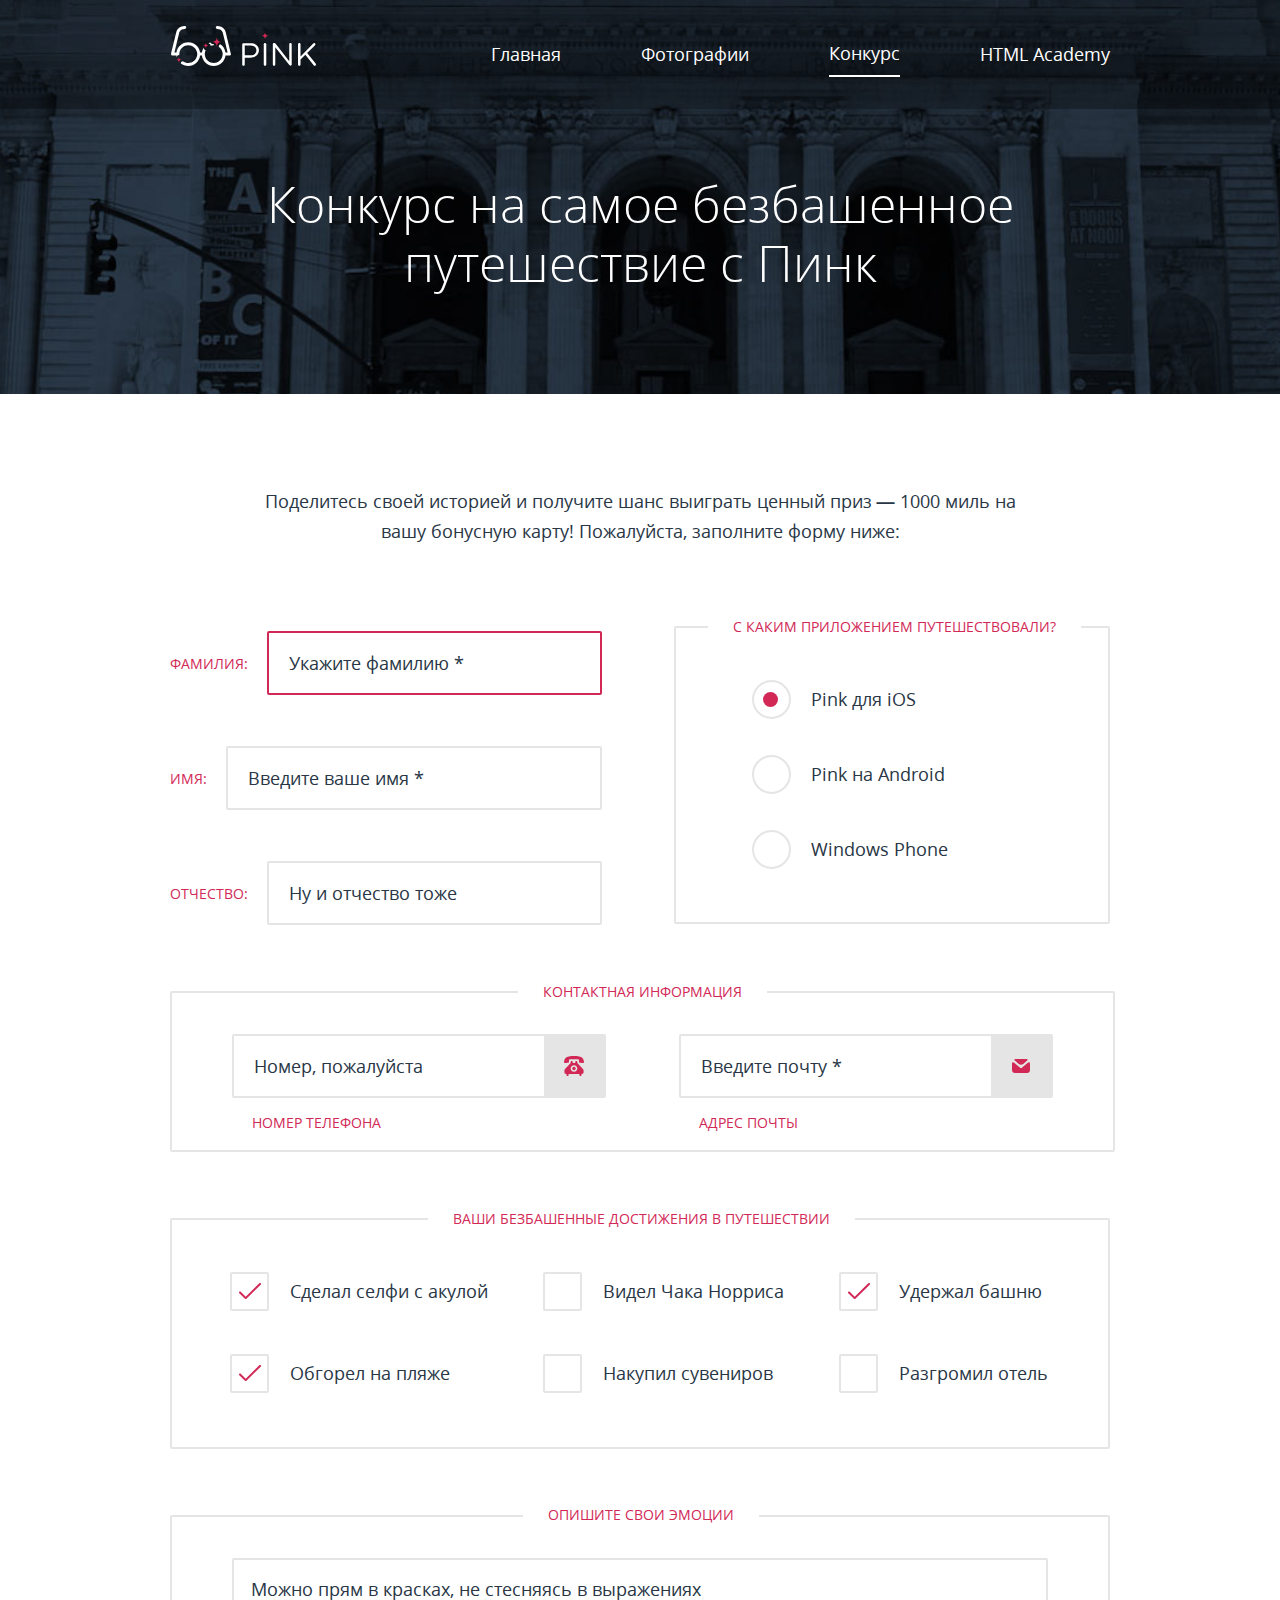
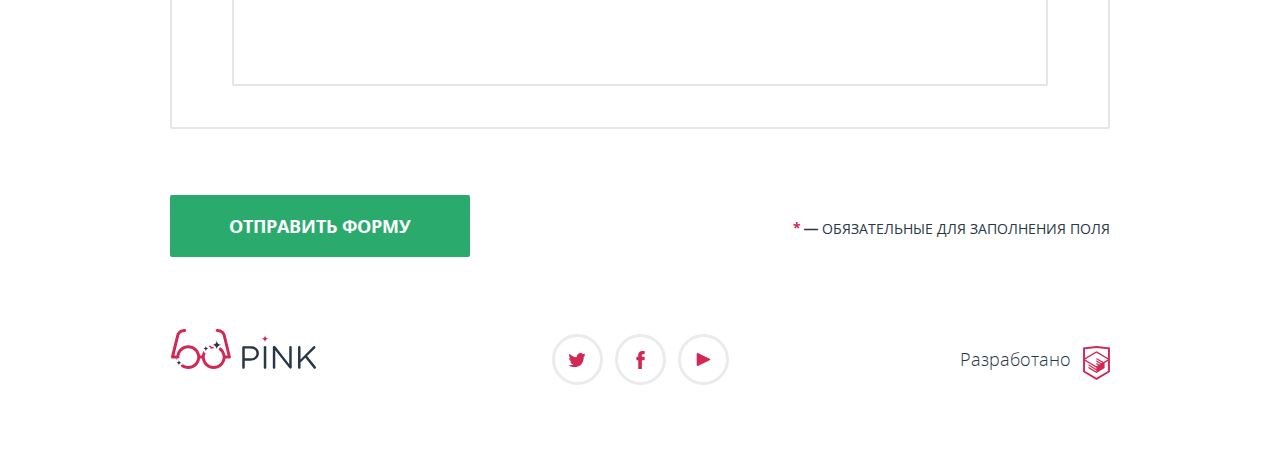
<file: form.html>
<!DOCTYPE html><html lang="ru"><head><meta charset="utf-8"><meta name="viewport" content="width=device-width,initial-scale=1"><title>HTML Academy: Пинк</title><link rel="preload" href="fonts/opensans.woff2" as="font" type="font/woff2" crossorigin=""><link rel="preload" href="fonts/opensansbold.woff2" as="font" type="font/woff2" crossorigin=""><link rel="preload" href="fonts/opensanslight.woff2" as="font" type="font/woff2" crossorigin=""><link rel="stylesheet" href="css/style.css"></head><body><div style="display: none"><svg xmlns="http://www.w3.org/2000/svg" xmlns:xlink="http://www.w3.org/1999/xlink"><symbol id="icon-editor-contrast" viewbox="-35.422 -7.96 31.92 31.92">
  <path d="M-19.462-3.96c6.595,0,11.96,5.365,11.96,11.96s-5.365,11.96-11.96,11.96S-31.422,14.595-31.422,8 S-26.057-3.96-19.462-3.96 M-19.462-7.96c-8.814,0-15.96,7.145-15.96,15.96c0,8.813,7.146,15.96,15.96,15.96S-3.502,16.813-3.502,8 C-3.502-0.815-10.648-7.96-19.462-7.96L-19.462-7.96z"></path>
  <path d="M-19.462,16.331c4.706,0,8.52-3.813,8.52-8.52c0-4.705-3.813-8.519-8.52-8.519"></path>
</symbol><symbol id="icon-editor-crop" viewbox="0 0 48 48">
  <path fill="none" d="M0,0h48v48H0V0z"></path>
  <path d="M34,30h4V14c0-2.21-1.79-4-4-4H18v4h16V30z M14,34V2h-4v8H2v4h8v20c0,2.21,1.79,4,4,4h20v8h4v-8h8v-4H14z"></path>
</symbol><symbol id="icon-editor-diagram-fill" viewbox="22.5 69.048 253 253">
  <path fill="#231F20" d="M149,69.048c-69.864,0-126.5,56.636-126.5,126.5c0,69.864,56.636,126.5,126.5,126.5 s126.5-56.636,126.5-126.5C275.5,125.685,218.864,69.048,149,69.048z M149,306.264c-60.844,0-110.167-49.323-110.167-110.167 C38.833,135.253,88.156,85.93,149,85.93c60.843,0,110.167,49.323,110.167,110.167C259.167,256.941,209.843,306.264,149,306.264z"></path>
</symbol><symbol id="icon-editor-fill" viewbox="0 0 48 48">
  <path fill="none" d="M0,0h48v48H0V0z"></path>
  <path d="M33.12,17.88L15.24,0l-2.83,2.83l4.76,4.76L6.88,17.88c-1.17,1.17-1.17,3.07,0,4.24l11,11C18.46,33.71,19.23,34,20,34 s1.54-0.29,2.12-0.88l11-11C34.29,20.95,34.29,19.05,33.12,17.88z M10.41,20L20,10.42L29.59,20H10.41z M38,23c0,0-4,4.33-4,7 c0,2.21,1.79,4,4,4s4-1.79,4-4C42,27.33,38,23,38,23z"></path>
  <rect y="40" width="48" height="3"></rect>
</symbol><symbol id="icon-facebook" viewbox="0 0 8.673 18.944">
  <path fill="#d22856" d="M6.275,3.357c0.799,0,1.599,0,2.398,0c0-1.119,0-2.238,0-3.357c-0.959,0-1.92,0-2.878,0C2.656,0.181,1.54,2.387,1.948,6.115 H0v3.517h1.958c0,3.104,0,6.208,0,9.312c1.279,0,2.558,0,3.837,0c0-3.104,0-6.208,0-9.312h2.857V6.115H5.786 C5.765,5.07,5.75,3.709,6.275,3.357z"></path>
</symbol><symbol id="icon-menu-burger" viewbox="0 0 49.945 24.007">
  <g id="miu">
    <g id="editor_list_view_hambuger_menu_glyph">
      <g>
        <path id="path-1" fill="#FFFFFF" d="M1.137,0C0.51,0,0,0.428,0,1.01v1.981c0,0.558,0.494,1.01,1.139,1.01h47.671 c0.628,0,1.138-0.428,1.138-1.01V1.01c0-0.558-0.494-1.01-1.138-1.01H1.137z M1.137,10.003C0.51,10.003,0,10.431,0,11.013v1.98 c0,0.557,0.494,1.01,1.139,1.01h47.671c0.628,0,1.138-0.428,1.138-1.01v-1.98c0-0.558-0.494-1.01-1.138-1.01H1.137z M1.137,20.005C0.51,20.005,0,20.434,0,21.016v1.981c0,0.557,0.494,1.01,1.139,1.01h47.671c0.628,0,1.138-0.428,1.138-1.01 v-1.981c0-0.558-0.494-1.011-1.138-1.011H1.137z"></path>
      </g>
      <g>
        <path id="path-1_1_" fill="#FFFFFF" d="M1.137,0C0.51,0,0,0.428,0,1.01v1.981c0,0.558,0.494,1.01,1.139,1.01h47.671 c0.628,0,1.138-0.428,1.138-1.01V1.01c0-0.558-0.494-1.01-1.138-1.01H1.137z M1.137,10.003C0.51,10.003,0,10.431,0,11.013v1.98 c0,0.557,0.494,1.01,1.139,1.01h47.671c0.628,0,1.138-0.428,1.138-1.01v-1.98c0-0.558-0.494-1.01-1.138-1.01H1.137z M1.137,20.005C0.51,20.005,0,20.434,0,21.016v1.981c0,0.557,0.494,1.01,1.139,1.01h47.671c0.628,0,1.138-0.428,1.138-1.01 v-1.981c0-0.558-0.494-1.011-1.138-1.011H1.137z"></path>
      </g>
    </g>
  </g>
</symbol><symbol id="icon-menu-cross" viewbox="0 0 23.867 23.867">
  <path fill="#FFFFFF" d="M15.087,11.933l8.56-8.559c0.293-0.293,0.293-0.768,0-1.061L21.554,0.22C21.414,0.079,21.223,0,21.023,0 c-0.199,0-0.391,0.079-0.529,0.22l-8.561,8.56l-8.56-8.56c-0.282-0.282-0.78-0.282-1.061,0L0.22,2.313 c-0.293,0.293-0.293,0.768,0,1.061l8.56,8.559l-8.56,8.559c-0.293,0.293-0.293,0.768,0,1.062l2.093,2.094 c0.141,0.142,0.331,0.22,0.53,0.22c0.199,0,0.39-0.078,0.53-0.22l8.561-8.56l8.56,8.56c0.141,0.142,0.332,0.22,0.53,0.22 c0.199,0,0.39-0.078,0.53-0.22l2.093-2.094c0.293-0.294,0.293-0.769,0-1.062L15.087,11.933z"></path>
</symbol><symbol id="icon-no" viewbox="0 0 26.752 26.752">
  <path d="M15.497,13.376L26.312,2.562c0.586-0.585,0.586-1.535,0-2.121s-1.535-0.586-2.121,0L13.376,11.255L2.562,0.439 c-0.586-0.586-1.535-0.586-2.121,0c-0.586,0.585-0.586,1.535,0,2.121l10.814,10.815L0.439,24.19c-0.586,0.586-0.586,1.535,0,2.121 c0.293,0.293,0.677,0.439,1.061,0.439s0.768-0.146,1.061-0.439l10.815-10.814L24.19,26.312c0.293,0.293,0.677,0.439,1.061,0.439 s0.768-0.146,1.061-0.439c0.586-0.586,0.586-1.535,0-2.121L15.497,13.376z"></path>
</symbol><symbol id="icon-review-arrow-left" viewbox="0 0 21.706 41.719">
  <path d="M2.045,20.859L21.458,1.446c0.331-0.331,0.331-0.867,0-1.198c-0.33-0.331-0.867-0.331-1.197,0L0.248,20.261 c-0.331,0.33-0.331,0.867,0,1.197l20.013,20.013c0.164,0.165,0.382,0.248,0.599,0.248s0.434-0.083,0.599-0.248 c0.331-0.331,0.331-0.867,0-1.198L2.045,20.859z"></path>
</symbol><symbol id="icon-review-arrow-right" viewbox="0 0 21.706 41.719">
  <path d="M19.661,20.859L0.248,1.446c-0.331-0.331-0.331-0.867,0-1.198c0.33-0.331,0.867-0.331,1.197,0l20.013,20.012 c0.33,0.33,0.33,0.867,0,1.197L1.445,41.471c-0.164,0.165-0.382,0.248-0.599,0.248s-0.434-0.083-0.599-0.248 c-0.331-0.331-0.331-0.867,0-1.198L19.661,20.859z"></path>
</symbol><symbol id="icon-timer" viewbox="0 0 298 345.097">
  <path fill="#dedede" d="M264.568,102.055l5.355-5.355c7.717-7.717,9.124-18.938,3.126-24.935c-5.997-5.997-17.217-4.59-24.934,3.127l-5.386,5.385 C221.768,63.292,196.11,51.875,168,48.297v-9.583h7.658c10.914,0,19.843-8.711,19.843-19.357S186.573,0,175.659,0h-53.317  c-10.913,0-19.842,8.711-19.842,19.357s8.929,19.357,19.842,19.357H130v9.583C56.681,57.629,0,120.244,0,196.097  c0,82.291,66.709,149,149,149c82.29,0,149-66.709,149-149C298,160.434,285.465,127.703,264.568,102.055z M149,306.264 c-60.844,0-110.167-49.323-110.167-110.167S88.156,85.93,149,85.93c60.843,0,110.167,49.323,110.167,110.167  S209.843,306.264,149,306.264z"></path>
  <path fill="#d22856" d="M149,69.048c-69.864,0-126.5,56.636-126.5,126.5c0,69.864,56.636,126.5,126.5,126.5 s126.5-56.636,126.5-126.5C275.5,125.685,218.864,69.048,149,69.048z M149,306.264c-60.844,0-110.167-49.323-110.167-110.167 C38.833,135.253,88.156,85.93,149,85.93c60.843,0,110.167,49.323,110.167,110.167C259.167,256.941,209.843,306.264,149,306.264z"></path>
</symbol><symbol id="icon-twitter" viewbox="0 0 17.5 14.663">
  <g id="W6EeEF_1_">
    <g>
      <path fill="#d22856" clip-rule="evenodd" d="M11.283,0.153c1.736-0.485,3.074,0.263,3.685,1.151 c0.694-0.226,1.372-0.47,2.072-0.691c-0.004,0.841-0.538,1.478-0.883,1.727C16.861,2.506,17.5,1.86,17.5,1.86 c-0.175,0.976-1.035,1.746-1.611,1.977C15.65,10.429,12.617,14.793,5.507,14.66c-0.538,0,0.077,0-0.46,0 c-0.422,0-4.29-0.45-5.047-1.843c2.341,0.192,4.011-0.412,4.835-1.15c-0.989-0.293-2.761-0.464-3.07-2.881 c0.362,0.105,0.583,0.223,1.228,0.117C1.757,8.067,0.385,7.366,0.461,5.218c0.294,0.32,1.1,0.523,1.381,0.461 c-0.725-0.235-2.03-3.281-0.921-4.836C2.794,2.654,4.769,4.364,8.29,4.528C8.506,2.288,9.461,0.787,11.283,0.153z"></path>
    </g>
  </g>
</symbol><symbol id="icon-yes" viewbox="-82.357 4.875 21.698 16.09">
  <path d="M-60.953,5.167c-0.391-0.391-1.023-0.391-1.414,0L-75.75,18.551l-4.9-4.9c-0.391-0.391-1.023-0.391-1.414,0 s-0.391,1.023,0,1.414l5.607,5.607c0.195,0.195,0.451,0.293,0.707,0.293s0.512-0.098,0.707-0.293l14.09-14.0 C-60.562,6.191-60.562,5.558-60.953,5.167z"></path>
</symbol><symbol id="icon-youtube" viewbox="0 0 14.64 13.96">
  <path fill="#d22856" d="M1.775,13.78C0.799,14.257,0,13.758,0,12.671V1.29c0-1.088,0.799-1.585,1.775-1.109l12.133,5.932 c0.975,0.478,0.975,1.258,0,1.736L1.775,13.78z"></path>
</symbol><symbol id="logo-android" viewbox="0 0 42.084 47.041">
  <path fill="#A4C639" d="M34.144,14.009H7.945c-0.009,0.11-0.018,0.22-0.018,0.333v18.755c0,1.926,1.457,3.49,3.316,3.627v7.43 c0,1.594,1.291,2.885,2.885,2.885c1.593,0,2.885-1.291,2.885-2.885v-7.42h8.058v7.42c0,1.594,1.291,2.885,2.885,2.885 c1.595,0,2.886-1.291,2.886-2.885v-7.434c1.858-0.137,3.315-1.701,3.315-3.627V14.342C34.157,14.229,34.153,14.119,34.144,14.009z"></path>
  <path id="c-4-9-2-9-2-9" fill="#A4C639" d="M2.886,15.679L2.886,15.679c1.593,0,2.886,1.292,2.886,2.885v12.378 c0,1.595-1.292,2.886-2.886,2.886l0,0C1.292,33.828,0,32.537,0,30.942V18.564C0,16.97,1.292,15.679,2.886,15.679z"></path>
  <path id="c-4-1-7-3-8-4" fill="#A4C639" d="M39.198,15.679L39.198,15.679c1.595,0,2.886,1.292,2.886,2.885v12.378 c0,1.595-1.291,2.886-2.886,2.886l0,0c-1.594,0-2.885-1.291-2.885-2.886V18.564C36.313,16.97,37.604,15.679,39.198,15.679z"></path>
  <path fill="#A4C639" d="M8.03,11.967h26.026c-0.039-2.783-1.234-5.322-3.187-7.275l2.446-4.235c0.082-0.146,0.031-0.331-0.112-0.415 c-0.146-0.084-0.331-0.034-0.415,0.111L30.416,4.26c-2.052-1.853-6.249-3.4-9.374-3.4l0,0c-3.016,0-7.322,1.547-9.374,3.4 L9.296,0.152C9.213,0.007,9.027-0.042,8.881,0.041C8.736,0.125,8.686,0.311,8.77,0.456l2.445,4.235 C9.265,6.645,8.068,9.184,8.03,11.967z M25.323,6.804c-0.002-0.805,0.664-1.46,1.488-1.462c0.826-0.002,1.494,0.648,1.498,1.454 c0,0.002,0,0.005,0,0.008c0.002,0.805-0.664,1.46-1.49,1.462c-0.823,0.002-1.493-0.649-1.496-1.454 C25.323,6.81,25.323,6.807,25.323,6.804z M14.18,6.804c-0.001-0.805,0.665-1.46,1.489-1.462c0.824-0.002,1.494,0.648,1.497,1.454 c0,0.002,0,0.005,0,0.008c0.002,0.805-0.664,1.46-1.488,1.462c-0.825,0.002-1.495-0.649-1.498-1.454 C14.18,6.81,14.18,6.807,14.18,6.804z"></path>
</symbol><symbol id="logo-apple" viewbox="0 0 46.21 56.753">
  <path fill="#FFFFFF" d="M38.593,30.15c0.081,8.59,7.535,11.447,7.617,11.483c-0.062,0.202-1.19,4.073-3.927,8.072 c-2.365,3.457-4.82,6.901-8.688,6.973c-3.799,0.07-5.021-2.253-9.365-2.253c-4.344,0-5.702,2.182-9.298,2.32 c-3.733,0.142-6.576-3.739-8.961-7.184c-4.875-7.046-8.598-19.91-3.597-28.593c2.484-4.313,6.925-7.043,11.743-7.114 c3.666-0.069,7.126,2.466,9.366,2.466c2.241,0,6.444-3.049,10.865-2.601c1.85,0.077,7.044,0.747,10.38,5.629 C44.459,19.519,38.531,22.971,38.593,30.15 M31.453,9.062C33.435,6.662,34.769,3.323,34.405,0c-2.857,0.115-6.312,1.904-8.36,4.302 c-1.837,2.123-3.445,5.521-3.011,8.778C26.218,13.326,29.47,11.461,31.453,9.062"></path>
</symbol><symbol id="logo-htmlacademy" viewbox="0 0 26.943 34.09">
  <path d="M13.62,0.017L13.472,0L0,1.412v24.661l13.472,8.017l13.43-7.99l0.042-0.026V1.412L13.62,0.017z M25.019,12.127L13.495,5.334 l-0.001-0.104L13.407,5.28l-0.088-0.056v0.109L1.925,12.118V3.147l11.547-1.212l11.547,1.212V12.127z M13.405,6.787L24.923,13.5 l-4.479,2.64l-7.093-4.221l-0.013,1.415l5.904,3.513l-0.86,0.507l-5.031-2.992l-0.013,1.415l3.827,2.275l-0.782,0.523l-3.032-1.787 l-0.013,1.413l1.852,1.091l-1.8,1.081L2.034,13.622L13.405,6.787z M1.925,15.127l11.411,6.791l0.015,1.044l-7.941-4.728L5.395,19.65 l7.979,4.796l0.017,1.076l-7.972-4.741l-0.013,1.415l8.021,4.821l0.045,0.026l8.143-4.872v-1.268l-0.011-0.148v-3.761l3.415-2.036 v10.02L13.472,31.85L1.925,24.979V15.127z"></path>
</symbol><symbol id="logo-microsoft" viewbox="0 0 43.922 41.992">
  <g>
    <path id="path5058" fill="#F05423" d="M20.874,19.953H0V0h20.874V19.953z"></path>
    <path id="path5060" fill="#84C441" d="M43.922,19.953H23.049V0h20.873V19.953z"></path>
    <path id="path5062" fill="#2DABE2" d="M20.873,41.992H0V22.04h20.873V41.992z"></path>
    <path id="path5064" fill="#F9BC15" d="M43.922,41.992H23.049V22.04h20.873V41.992z"></path>
  </g>
</symbol><symbol id="logo-pink-blue-desktop" viewbox="0 0 146.3 40.375">
  <g class="logo-letters">
    <path d="M71.874,18.661c0-0.708,0.58-1.288,1.256-1.288h7.18c5.087,0,8.436,2.704,8.436,7.146v0.063 c0,4.86-4.057,7.373-8.854,7.373h-5.475v6.825c0,0.708-0.58,1.287-1.289,1.287c-0.676,0-1.256-0.58-1.256-1.287L71.874,18.661 L71.874,18.661z M79.988,29.641c3.734,0,6.182-1.996,6.182-4.959v-0.062c0-3.221-2.414-4.894-6.053-4.894h-5.699v9.917h5.57V29.641 z"></path>
    <path d="M93.603,18.5c0-0.708,0.579-1.288,1.255-1.288c0.709,0,1.288,0.58,1.288,1.288v20.283 c0,0.708-0.579,1.287-1.288,1.287c-0.676,0-1.255-0.579-1.255-1.287V18.5z"></path>
    <path d="M102.744,18.532c0-0.676,0.58-1.256,1.256-1.256h0.354c0.58,0,0.935,0.29,1.288,0.74l13.684,17.45V18.468 c0-0.676,0.547-1.256,1.256-1.256c0.676,0,1.225,0.58,1.225,1.256v20.349c0,0.677-0.48,1.19-1.158,1.19h-0.129 c-0.548,0-0.936-0.321-1.318-0.772l-13.976-17.867v17.449c0,0.677-0.547,1.257-1.257,1.257c-0.676,0-1.223-0.58-1.223-1.257V18.532 H102.744z"></path>
    <path d="M128.173,18.5c0-0.708,0.58-1.288,1.257-1.288c0.708,0,1.286,0.58,1.286,1.288v12.331l12.848-13.168 c0.29-0.257,0.579-0.451,0.998-0.451c0.676,0,1.225,0.612,1.225,1.256c0,0.354-0.162,0.644-0.42,0.901l-7.984,7.92l8.564,10.561 c0.225,0.291,0.354,0.547,0.354,0.936c0,0.676-0.577,1.288-1.285,1.288c-0.482,0-0.807-0.259-1.03-0.58l-8.401-10.464l-4.863,4.861 v4.895c0,0.708-0.578,1.288-1.286,1.288c-0.677,0-1.257-0.58-1.257-1.288V18.5H128.173z"></path>
  </g>
  <path fill="#D22856" d="M98.498,9.875c-2.002,0-3.623-1.623-3.623-3.624c0,2.001-1.623,3.624-3.625,3.624 c2.002,0,3.625,1.623,3.625,3.624C94.875,11.498,96.496,9.875,98.498,9.875z"></path>
  <g>
    <path fill="#D22856" d="M43.094,19.313c0.246,0,0.489,0.014,0.73,0.033c-0.437-0.728-1.227-1.221-2.136-1.221 c-0.877,0-1.614-0.568-1.884-1.354c-0.727,0.208-1.425,0.482-2.089,0.816c0.062,0.017,0.122,0.038,0.188,0.038c1.104,0,2,0.896,2,2 c0,0.096-0.015,0.188-0.028,0.281C40.875,19.524,41.959,19.313,43.094,19.313z"></path>
    <path fill="#D22856" d="M60.462,28.016c-0.002-0.009-5.175-21.365-5.175-21.365C54.926,4.303,52.694,0,46.688,0 c-0.829,0-1.5,0.671-1.5,1.5s0.671,1.5,1.5,1.5c4.856,0,5.575,3.729,5.639,4.143l4.767,19.701h-2.073 c-0.445-3.557-2.453-6.628-5.305-8.522c-0.897,0.379-1.529,1.269-1.529,2.303c0,0.088-0.015,0.171-0.026,0.256 c1.991,1.358,3.415,3.489,3.829,5.965c0.082,0.488,0.135,0.987,0.135,1.5c0,0.512-0.053,1.012-0.135,1.5 c-0.716,4.271-4.421,7.53-8.896,7.53c-4.475,0-8.181-3.259-8.896-7.53c-0.082-0.488-0.135-0.988-0.135-1.5 c0-0.513,0.053-1.012,0.135-1.5c0.147-0.879,0.427-1.712,0.808-2.484c-1.034-0.077-1.852-0.932-1.852-1.984 c0-0.189-0.077-0.357-0.192-0.488c-0.938,1.469-1.569,3.149-1.795,4.957h-1.82c-0.741-5.927-5.802-10.531-11.927-10.531 S6.235,20.917,5.493,26.844H3.42L8.187,7.143C8.25,6.729,8.97,3,13.826,3c0.829,0,1.5-0.671,1.5-1.5S14.655,0,13.826,0 C7.82,0,5.588,4.303,5.227,6.651c0,0-5.173,21.356-5.175,21.365c-0.266,1.109,0.531,1.826,1.426,1.826 c0.012,0,0.023,0.004,0.036,0.004h3.982c0.079,0.629,0.215,1.237,0.387,1.831c0.059-0.106,0.102-0.224,0.102-0.354 c0-1.104,0.896-2,2-2c0.166,0,0.324,0.024,0.478,0.062c-0.043-0.343-0.074-0.688-0.074-1.042c0-0.512,0.053-1.011,0.135-1.5 c0.715-4.271,4.421-7.531,8.896-7.531s8.18,3.26,8.896,7.531c0.082,0.489,0.135,0.988,0.135,1.5s-0.053,1.012-0.135,1.5 c-0.715,4.272-4.421,7.531-8.896,7.531c-2.022,0-3.883-0.67-5.386-1.794c-0.35,0.302-0.8,0.491-1.299,0.491 c-0.413,0-0.749,0.336-0.749,0.748c0,0.289-0.065,0.563-0.176,0.812c2.075,1.708,4.722,2.743,7.614,2.743 c6.125,0,11.185-4.604,11.927-10.529h1.814c0.742,5.926,5.802,10.529,11.927,10.529s11.186-4.604,11.927-10.529H59 c0.012,0,0.023-0.005,0.036-0.005C59.931,29.842,60.728,29.125,60.462,28.016z"></path>
  </g>
  <g>
    <g class="logo-letters">
      <path d="M50.686,16.125c-2.485,0-4.499-2.014-4.499-4.499c0,2.485-2.014,4.499-4.499,4.499 c2.485,0,4.499,2.014,4.499,4.499C46.187,18.139,48.2,16.125,50.686,16.125z"></path>
    </g>
  </g>
  <g>
    <g class="logo-letters">
      <path d="M37.904,19.626c-1.519,0-2.749-1.23-2.749-2.749c0,1.519-1.23,2.749-2.749,2.749 c1.519,0,2.749,1.229,2.749,2.749C35.155,20.855,36.386,19.626,37.904,19.626z"></path>
    </g>
  </g>
  <g>
    <g class="logo-letters">
      <path d="M10.734,34.072c-1.519,0-2.749-1.23-2.749-2.75c0,1.52-1.23,2.75-2.749,2.75 c1.519,0,2.749,1.229,2.749,2.748C7.985,35.303,9.215,34.072,10.734,34.072z"></path>
    </g>
  </g>
</symbol><symbol id="logo-pink-blue-mobile" viewbox="0 0 146.3 40.375">
  <g class="logo-letters">
    <path d="M71.874,18.661c0-0.708,0.58-1.288,1.256-1.288h7.18c5.087,0,8.436,2.704,8.436,7.146v0.063 c0,4.86-4.057,7.373-8.854,7.373h-5.475v6.825c0,0.708-0.58,1.287-1.289,1.287c-0.676,0-1.256-0.58-1.256-1.287L71.874,18.661 L71.874,18.661z M79.988,29.641c3.734,0,6.182-1.996,6.182-4.959v-0.062c0-3.221-2.414-4.894-6.053-4.894h-5.699v9.917h5.57V29.641 z"></path>
    <path d="M93.603,18.5c0-0.708,0.579-1.288,1.255-1.288c0.709,0,1.288,0.58,1.288,1.288v20.283 c0,0.708-0.579,1.287-1.288,1.287c-0.676,0-1.255-0.579-1.255-1.287V18.5z"></path>
    <path d="M102.744,18.532c0-0.676,0.58-1.256,1.256-1.256h0.354c0.58,0,0.935,0.29,1.288,0.74l13.684,17.45V18.468 c0-0.676,0.547-1.256,1.256-1.256c0.676,0,1.225,0.58,1.225,1.256v20.349c0,0.677-0.48,1.19-1.158,1.19h-0.129 c-0.548,0-0.936-0.321-1.318-0.772l-13.976-17.867v17.449c0,0.677-0.547,1.257-1.257,1.257c-0.676,0-1.223-0.58-1.223-1.257V18.532 H102.744z"></path>
    <path d="M128.173,18.5c0-0.708,0.58-1.288,1.257-1.288c0.708,0,1.286,0.58,1.286,1.288v12.331l12.848-13.16 c0.29-0.257,0.579-0.451,0.998-0.451c0.676,0,1.225,0.612,1.225,1.256c0,0.354-0.162,0.644-0.42,0.901l-7.984,7.92l8.564,10.561 c0.225,0.291,0.354,0.547,0.354,0.936c0,0.676-0.577,1.288-1.285,1.288c-0.482,0-0.807-0.259-1.03-0.58l-8.401-10.464l-4.863,4.861 v4.895c0,0.708-0.578,1.288-1.286,1.288c-0.677,0-1.257-0.58-1.257-1.288V18.5H128.173z"></path>
  </g>
  <path fill="#FFFFFF" d="M60.498,28.266"></path>
  <path fill="#D22856" d="M60.462,28.016c-0.002-0.009-5.175-21.365-5.175-21.365C54.926,4.303,52.694,0,46.688,0 c-0.829,0-1.5,0.671-1.5,1.5s0.671,1.5,1.5,1.5c4.856,0,5.575,3.729,5.639,4.143l4.767,19.701h-2.073 c-0.742-5.927-5.802-10.531-11.927-10.531s-11.186,4.604-11.927,10.531h-1.82c-0.741-5.927-5.802-10.531-11.927-10.531 S6.235,20.917,5.493,26.844H3.42L8.187,7.143C8.25,6.729,8.97,3,13.826,3c0.829,0,1.5-0.671,1.5-1.5S14.655,0,13.826,0 C7.82,0,5.588,4.303,5.227,6.651c0,0-5.173,21.356-5.175,21.365c-0.266,1.109,0.531,1.826,1.426,1.826 c0.012,0,0.023,0.004,0.036,0.004h3.982c0.741,5.926,5.802,10.53,11.927,10.53s11.185-4.604,11.927-10.53h1.814 c0.742,5.926,5.802,10.53,11.927,10.53s11.186-4.604,11.927-10.53H59c0.012,0,0.023-0.004,0.036-0.004 C59.931,29.842,60.728,29.125,60.462,28.016z M26.315,29.844c-0.715,4.272-4.421,7.531-8.896,7.531s-8.18-3.259-8.896-7.531 c-0.082-0.488-0.135-0.988-0.135-1.5s0.053-1.011,0.135-1.5c0.715-4.271,4.421-7.531,8.896-7.531s8.18,3.26,8.896,7.531 c0.082,0.489,0.135,0.988,0.135,1.5S26.397,29.355,26.315,29.844z M51.99,29.844c-0.716,4.272-4.421,7.531-8.896,7.531 c-4.475,0-8.181-3.259-8.896-7.531c-0.082-0.488-0.135-0.988-0.135-1.5s0.053-1.011,0.135-1.5c0.716-4.271,4.421-7.531,8.896-7.531 c4.475,0,8.181,3.26,8.896,7.531c0.082,0.489,0.135,0.988,0.135,1.5S52.072,29.355,51.99,29.844z"></path>
</symbol><symbol id="logo-pink-white-desktop" viewbox="0 0 146.3 40.375">
  <g>
    <path d="M71.874,18.661c0-0.708,0.58-1.288,1.256-1.288h7.18c5.087,0,8.436,2.704,8.436,7.146v0.064 c0,4.861-4.057,7.373-8.854,7.373h-5.475v6.825c0,0.708-0.58,1.288-1.288,1.288c-0.676,0-1.256-0.58-1.256-1.288V18.661z M79.988,29.641c3.734,0,6.182-1.996,6.182-4.959v-0.063c0-3.22-2.414-4.894-6.053-4.894h-5.699v9.917H79.988L79.988,29.641z" class="red"></path>
    <path d="M93.603,18.5c0-0.708,0.579-1.288,1.255-1.288c0.709,0,1.288,0.58,1.288,1.288v20.283 c0,0.708-0.579,1.287-1.288,1.287c-0.676,0-1.255-0.579-1.255-1.287V18.5z" class="red"></path>
    <path d="M102.744,18.532c0-0.676,0.58-1.256,1.256-1.256h0.354c0.58,0,0.935,0.29,1.288,0.74l13.684,17.45V18.468 c0-0.676,0.547-1.256,1.256-1.256c0.676,0,1.224,0.58,1.224,1.256v20.349c0,0.676-0.481,1.19-1.158,1.19h-0.129c-0.548,0-0.935-0.321-1.319-0.772l-13.975-17.868v17.45c0,0.676-0.547,1.256-1.256,1.256c-0.676,0-1.223-0.58-1.223-1.256V18.532 H102.744z" class="red"></path>
    <path d="M128.173,18.5c0-0.708,0.58-1.288,1.257-1.288c0.708,0,1.286,0.58,1.286,1.288v12.331l12.848-13.168 c0.29-0.257,0.579-0.451,0.998-0.451c0.676,0,1.225,0.612,1.225,1.256c0,0.354-0.162,0.644-0.42,0.901l-7.984,7.92l8.564,10.561 c0.225,0.291,0.354,0.547,0.354,0.935c0,0.676-0.578,1.288-1.286,1.288c-0.483,0-0.806-0.258-1.03-0.58l-8.402-10.463l-4.863,4.861 v4.894c0,0.708-0.578,1.288-1.286,1.288c-0.677,0-1.257-0.58-1.257-1.288V18.5H128.173z"></path>
  </g>
  <path fill="#D22856" d="M98.498,9.875c-2.002,0-3.623-1.623-3.623-3.624c0,2.001-1.623,3.624-3.625,3.624 c2.002,0,3.625,1.623,3.625,3.624C94.875,11.498,96.496,9.875,98.498,9.875z"></path>
  <g>
    <path d="M43.094,19.313c0.246,0,0.489,0.014,0.73,0.033c-0.437-0.728-1.227-1.221-2.136-1.221 c-0.877,0-1.614-0.568-1.884-1.354c-0.727,0.208-1.425,0.482-2.089,0.816c0.062,0.017,0.122,0.038,0.188,0.038c1.104,0,2,0.896,2,2 c0,0.096-0.015,0.188-0.028,0.281C40.875,19.524,41.959,19.313,43.094,19.313z" class="red"></path>
    <path d="M60.462,28.016c-0.002-0.009-5.175-21.365-5.175-21.365C54.926,4.303,52.694,0,46.688,0 c-0.829,0-1.5,0.671-1.5,1.5s0.671,1.5,1.5,1.5c4.856,0,5.575,3.729,5.639,4.143l4.767,19.701h-2.073 c-0.445-3.557-2.453-6.628-5.305-8.522c-0.897,0.379-1.529,1.269-1.529,2.303c0,0.088-0.015,0.171-0.026,0.256 c1.991,1.358,3.415,3.489,3.829,5.964c0.082,0.489,0.135,0.988,0.135,1.5s-0.053,1.012-0.135,1.5 c-0.716,4.272-4.421,7.531-8.896,7.531c-4.475,0-8.181-3.259-8.896-7.531c-0.082-0.488-0.135-0.988-0.135-1.5 s0.053-1.011,0.135-1.5c0.147-0.878,0.427-1.711,0.808-2.483c-1.034-0.078-1.852-0.932-1.852-1.985 c0-0.189-0.077-0.357-0.192-0.489c-0.938,1.469-1.569,3.15-1.795,4.958h-1.82c-0.741-5.927-5.802-10.531-11.927-10.531 S6.235,20.917,5.493,26.844H3.42L8.187,7.143C8.25,6.729,8.97,3,13.826,3c0.829,0,1.5-0.671,1.5-1.5S14.655,0,13.826,0 C7.82,0,5.588,4.303,5.227,6.651c0,0-5.173,21.356-5.175,21.365c-0.266,1.109,0.531,1.826,1.426,1.826 c0.012,0,0.023,0.004,0.036,0.004h3.982c0.079,0.628,0.215,1.237,0.387,1.831c0.059-0.106,0.102-0.224,0.102-0.354 c0-1.104,0.896-2,2-2c0.166,0,0.324,0.025,0.478,0.063c-0.043-0.343-0.074-0.688-0.074-1.042c0-0.512,0.053-1.011,0.135-1.5 c0.715-4.271,4.421-7.531,8.896-7.531s8.18,3.26,8.896,7.531c0.082,0.489,0.135,0.988,0.135,1.5s-0.053,1.012-0.135,1.5 c-0.715,4.272-4.421,7.531-8.896,7.531c-2.022,0-3.883-0.67-5.386-1.794c-0.35,0.302-0.8,0.491-1.299,0.491 c-0.413,0-0.749,0.336-0.749,0.748c0,0.29-0.065,0.564-0.176,0.812c2.075,1.708,4.722,2.743,7.614,2.743 c6.125,0,11.185-4.604,11.927-10.53h1.814c0.742,5.926,5.802,10.53,11.927,10.53s11.186-4.604,11.927-10.53H59 c0.012,0,0.023-0.004,0.036-0.004C59.931,29.842,60.728,29.125,60.462,28.016z"></path>
  </g>
  <g>
    <g>
      <path fill="#D22856" d="M50.686,16.125c-2.485,0-4.499-2.014-4.499-4.499c0,2.485-2.014,4.499-4.499,4.499 c2.485,0,4.499,2.014,4.499,4.499C46.187,18.139,48.2,16.125,50.686,16.125z"></path>
    </g>
  </g>
  <g>
    <g>
      <path fill="#D22856" d="M37.904,19.626c-1.519,0-2.749-1.23-2.749-2.749c0,1.519-1.23,2.749-2.749,2.749 c1.519,0,2.749,1.229,2.749,2.749C35.155,20.855,36.386,19.626,37.904,19.626z"></path>
    </g>
  </g>
  <g>
    <g>
      <path fill="#D22856" d="M10.734,34.072c-1.519,0-2.749-1.23-2.749-2.75c0,1.52-1.23,2.75-2.749,2.75 c1.519,0,2.749,1.229,2.749,2.748C7.985,35.303,9.215,34.072,10.734,34.072z"></path>
    </g>
  </g>
</symbol><symbol id="logo-pink-white-mobile" viewbox="0 0 74.426 22.859">
  <g>
    <path d="M0,1.449c0-0.708,0.58-1.288,1.256-1.288h7.18c5.087,0,8.436,2.704,8.436,7.147v0.064 c0,4.861-4.057,7.373-8.854,7.373H2.544v6.825c0,0.708-0.58,1.288-1.288,1.288C0.58,22.859,0,22.279,0,21.571V1.449z M8.114,12.428 c3.734,0,6.182-1.996,6.182-4.958V7.405c0-3.22-2.415-4.894-6.054-4.894H2.544v9.917H8.114z"></path>
    <path d="M21.729,1.288C21.729,0.58,22.308,0,22.983,0c0.709,0,1.288,0.58,1.288,1.288v20.283 c0,0.708-0.579,1.288-1.288,1.288c-0.676,0-1.255-0.58-1.255-1.288V1.288z"></path>
    <path d="M30.87,1.32c0-0.676,0.579-1.256,1.256-1.256h0.354c0.58,0,0.934,0.29,1.288,0.74l13.684,17.45V1.256 C47.451,0.58,47.998,0,48.707,0c0.676,0,1.223,0.58,1.223,1.256v20.348c0,0.676-0.482,1.191-1.158,1.191h-0.129 c-0.548,0-0.934-0.322-1.32-0.772L33.349,4.153v17.45c0,0.676-0.547,1.256-1.255,1.256c-0.677,0-1.224-0.58-1.224-1.256V1.32z"></path>
    <path d="M56.3,1.288C56.3,0.58,56.879,0,57.556,0c0.708,0,1.287,0.58,1.287,1.288v12.331L71.689,0.451 C71.979,0.193,72.269,0,72.688,0c0.676,0,1.224,0.612,1.224,1.256c0,0.354-0.161,0.644-0.419,0.901l-7.984,7.92l8.564,10.561 c0.225,0.29,0.354,0.547,0.354,0.934c0,0.676-0.579,1.288-1.287,1.288c-0.483,0-0.806-0.258-1.03-0.58l-8.403-10.463l-4.862,4.861 v4.894c0,0.708-0.579,1.288-1.287,1.288c-0.677,0-1.256-0.58-1.256-1.288V1.288z"></path>
  </g>
</symbol><symbol id="logo-pink-white-tablet" viewbox="0 0 146.3 40.375">
  <g>
    <path d="M71.874,18.661c0-0.708,0.58-1.288,1.256-1.288h7.18c5.087,0,8.436,2.704,8.436,7.146v0.064 c0,4.861-4.057,7.373-8.854,7.373h-5.475v6.825c0,0.708-0.58,1.288-1.288,1.288c-0.676,0-1.256-0.58-1.256-1.288V18.661z M79.988,29.641c3.734,0,6.182-1.996,6.182-4.959v-0.063c0-3.22-2.414-4.894-6.053-4.894h-5.699v9.917H79.988L79.988,29.641z"></path>
    <path d="M93.603,18.5c0-0.708,0.579-1.288,1.255-1.288c0.709,0,1.288,0.58,1.288,1.288v20.283 c0,0.708-0.579,1.287-1.288,1.287c-0.676,0-1.255-0.579-1.255-1.287V18.5z"></path>
    <path d="M102.744,18.532c0-0.676,0.58-1.256,1.256-1.256h0.354c0.58,0,0.935,0.29,1.288,0.74l13.684,17.45V18.468 c0-0.676,0.547-1.256,1.256-1.256c0.676,0,1.224,0.58,1.224,1.256v20.349c0,0.676-0.481,1.19-1.158,1.19h-0.129c-0.548,0-0.935-0.321-1.319-0.772l-13.975-17.868v17.45c0,0.676-0.547,1.256-1.256,1.256c-0.676,0-1.223-0.58-1.223-1.256V18.532 H102.744z"></path>
    <path d="M128.173,18.5c0-0.708,0.58-1.288,1.257-1.288c0.708,0,1.286,0.58,1.286,1.288v12.331l12.848-13.168 c0.29-0.257,0.579-0.451,0.998-0.451c0.676,0,1.225,0.612,1.225,1.256c0,0.354-0.162,0.644-0.42,0.901l-7.984,7.92l8.564,10.561 c0.225,0.291,0.354,0.547,0.354,0.935c0,0.676-0.578,1.288-1.286,1.288c-0.483,0-0.806-0.258-1.03-0.58l-8.402-10.463l-4.863,4.861 v4.894c0,0.708-0.578,1.288-1.286,1.288c-0.677,0-1.257-0.58-1.257-1.288V18.5H128.173z"></path>
  </g>
  <path d="M60.498,28.266"></path>
  <path d="M60.462,28.016c-0.002-0.009-5.175-21.365-5.175-21.365C54.926,4.303,52.694,0,46.688,0 c-0.829,0-1.5,0.671-1.5,1.5s0.671,1.5,1.5,1.5c4.856,0,5.575,3.729,5.639,4.143l4.767,19.701h-2.073 c-0.742-5.927-5.802-10.531-11.927-10.531s-11.186,4.604-11.927,10.531h-1.82c-0.741-5.927-5.802-10.531-11.927-10.531 S6.235,20.917,5.493,26.844H3.42L8.187,7.143C8.25,6.729,8.97,3,13.826,3c0.829,0,1.5-0.671,1.5-1.5S14.655,0,13.826,0 C7.82,0,5.588,4.303,5.227,6.651c0,0-5.173,21.356-5.175,21.365c-0.266,1.109,0.531,1.826,1.426,1.826 c0.012,0,0.023,0.004,0.036,0.004h3.982c0.741,5.926,5.802,10.53,11.927,10.53s11.185-4.604,11.927-10.53h1.814 c0.742,5.926,5.802,10.53,11.927,10.53s11.186-4.604,11.927-10.53H59c0.012,0,0.023-0.004,0.036-0.004 C59.931,29.842,60.728,29.125,60.462,28.016z M26.315,29.844c-0.715,4.272-4.421,7.531-8.896,7.531c-4.475,0-8.18-3.259-8.896-7.531 c-0.082-0.488-0.135-0.988-0.135-1.5s0.053-1.011,0.135-1.5c0.715-4.271,4.421-7.531,8.896-7.531c4.475,0,8.18,3.26,8.896,7.531 c0.082,0.489,0.135,0.988,0.135,1.5S26.397,29.355,26.315,29.844z M51.99,29.844c-0.716,4.272-4.421,7.531-8.896,7.531 c-4.475,0-8.181-3.259-8.896-7.531c-0.082-0.488-0.135-0.988-0.135-1.5s0.053-1.011,0.135-1.5c0.716-4.271,4.421-7.531,8.896-7.531 c4.475,0,8.181,3.26,8.896,7.531c0.082,0.489,0.135,0.988,0.135,1.5S52.072,29.355,51.99,29.844z"></path>
</symbol></svg></div><header class="header header__not-main header--closed"><div class="header__top-box"><div class="header__wrapper"><div class="header__top header__top--closed header__top--nojs"><div class="header__container"><div class="header__logo-container"><a class="header__logo" href="index.html"><svg class="header__logo-mobile-white" width="75" height="22"><use xlink:href="#logo-pink-white-mobile"></use></svg> <svg class="header__logo-tablet-white" width="147" height="40"><use xlink:href="#logo-pink-white-tablet"></use></svg> <svg class="header__logo-desktop-white" width="147" height="40"><use xlink:href="#logo-pink-white-desktop"></use></svg></a></div><button class="header__button header__button--hidden" type="button"><svg class="header__button-svg header__button-svg--burger" width="50" height="24"><use xlink:href="#icon-menu-burger"></use></svg> <svg class="header__button-svg header__button-svg--cross" width="24" height="23"><use xlink:href="#icon-menu-cross"></use></svg></button></div></div><nav class="header__nav main-nav header__nav--nojs header__nav--closed"><ul class="main-nav__list--opened main-nav__list"><li class="main-nav__item"><a class="main-nav__link" href="index.html">Главная</a></li><li class="main-nav__item"><a class="main-nav__link" href="photo.html">Фотографии</a></li><li class="main-nav__item main-nav__item--current"><a class="main-nav__link main-nav__link--current">Конкурс</a></li><li class="main-nav__item"><a class="main-nav__link" href="https://htmlacademy.ru/intensive/adaptive">HTML Academy</a></li></ul></nav></div></div><h1 class="header__text">Конкурс на самое безбашенное путешествие с Пинк</h1></header><main class="competition"><div class="competition__wrapper"><h2 class="competition__text">Поделитесь своей историей и получите шанс выиграть ценный приз — 1000 миль на вашу бонусную карту! <span class="competition__hidden-text">Пожалуйста, заполните форму ниже:</span></h2><form class="competition__form" action="https://echo.htmlacademy.ru" method="post"><fieldset class="filters-group filters-group__fullname input-block"><div class="filters-group__narrow"><p class="input-block__item input-block__item--input"><label class="input-block__fullname-label" for="surname-field">Фамилия:</label> <input type="text" class="input-block__input" name="surname" id="surname-field" placeholder="Укажите фамилию *" autofocus="" required="" aria-required="true"></p><p class="input-block__item input-block__item--input"><label class="input-block__fullname-label" for="name-field">Имя:</label> <input type="text" class="input-block__input" name="name" id="name-field" placeholder="Введите ваше имя *" required="" aria-required="true"></p><p class="input-block__item input-block__item--input"><label class="input-block__fullname-label" for="patronymic-field">Отчество:</label> <input type="text" class="input-block__input" name="patronymic" id="patronymic-field" placeholder="Ну и отчество тоже"></p></div></fieldset><fieldset class="filters-group filters-group__achievements input-block"><h3 class="filters-group__title">Ваши безбашенные достижения в путешествии</h3><div class="filters-group__wide"><div class="input-block__list"><div class="input-block__item-checkbox"><div class="input-block__checkbox-container"><input class="input-block__input input-block__input--checkbox visually-hidden" type="checkbox" name="selfie" id="selfie-field" checked="checked"> <label class="input-block__text input-block__checkbox-text" for="selfie-field">Сделал селфи с акулой</label></div><div class="input-block__checkbox-container"><input class="input-block__input input-block__input--checkbox visually-hidden" type="checkbox" name="beach" id="beach-field" checked="checked"> <label class="input-block__text input-block__checkbox-text" for="beach-field">Обгорел на пляже</label></div></div><div class="input-block__item-checkbox"><div class="input-block__checkbox-container"><input class="input-block__input input-block__input--checkbox visually-hidden" type="checkbox" name="cinema-star" id="cinema-star-field"> <label class="input-block__text input-block__checkbox-text" for="cinema-star-field">Видел Чака Норриса</label></div><div class="input-block__checkbox-container"><input class="input-block__input input-block__input--checkbox visually-hidden" type="checkbox" name="souvenir" id="souvenir-field"> <label class="input-block__text input-block__checkbox-text" for="souvenir-field">Накупил сувениров</label></div></div><div class="input-block__item-checkbox"><div class="input-block__checkbox-container"><input class="input-block__input input-block__input--checkbox visually-hidden" type="checkbox" name="tower" id="tower-field" checked="checked"> <label class="input-block__text input-block__checkbox-text" for="tower-field">Удержал башню</label></div><div class="input-block__checkbox-container"><input class="input-block__input input-block__input--checkbox visually-hidden" type="checkbox" name="hotel" id="hotel-field"> <label class="input-block__text input-block__checkbox-text" for="hotel-field">Разгромил отель</label></div></div></div></div></fieldset><fieldset class="filters-group filters-group__contacts input-block"><h3 class="filters-group__title">Контактная информация</h3><div class="filters-group__wide"><div class="filters-group__contact-info"><p class="input-block__item input-block__item--input"><label class="input-block__contacts-label input-block__phone" for="phone-field">Номер телефона</label> <input type="tel" class="input-block__input input-block__contacts-input" name="phone" id="phone-field" placeholder="Номер, пожалуйста" pattern="\+7\-[0-9]{3}-[0-9]{3}-[0-9]{4}"></p><p class="input-block__item input-block__item--input"><label class="input-block__contacts-label input-block__email" for="email-field">Адрес почты</label> <input type="email" class="input-block__input input-block__contacts-input" name="email" id="email-field" placeholder="Введите почту *" required="" aria-required="true"></p></div></div></fieldset><fieldset class="filters-group filters-group__platform input-block"><h3 class="filters-group__title">С каким приложением путешествовали?</h3><div class="filters-group__narrow"><ul class="input-block__list input-block__list-radio"><li class="input-block__item-radio"><input class="input-block__input input-block__input--radiobutton visually-hidden" type="radio" name="phone-type" id="radio1" checked="checked"> <label class="input-block__text input-block__radio-text" for="radio1">Pink для iOS</label></li><li class="input-block__item-radio"><input class="input-block__input input-block__input--radiobutton visually-hidden" type="radio" name="phone-type" id="radio2"> <label class="input-block__text input-block__radio-text" for="radio2">Pink на Android</label></li><li class="input-block__item-radio"><input class="input-block__input input-block__input--radiobutton visually-hidden" type="radio" name="phone-type" id="radio3"> <label class="input-block__text input-block__radio-text" for="radio3">Windows Phone</label></li></ul></div></fieldset><fieldset class="filters-group filters-group__emotions input-block"><h3 class="filters-group__title">Опишите свои эмоции</h3><div class="filters-group__wide"><textarea class="input-block__input input-block__input--textarea" name="emotions" id="emotions-field" cols="30" rows="10" placeholder="Можно прям в красках, не стесняясь в выражениях"></textarea></div></fieldset><div class="competition__btn-box competition__container"><button class="competition__btn btn" type="submit">Отправить форму</button> <small class="competition__legend competition__legend--mobile"><sup class="competition__footnote">*</sup> — обязательные поля </small><small class="competition__legend competition__legend--desktop"><sup class="competition__footnote">*</sup> — обязательные для заполнения поля</small></div></form></div></main><div class="pop-up pop-up__error"><h2 class="pop-up__title">Что-то пошло не так!</h2><p class="pop-up__text">Проверьте поля, выделенные красным, скорее всего вы забыли их заполнить</p><div class="pop-up__button-wrapper"><button class="pop-up__btn btn" type="button">ok</button></div></div><div class="pop-up pop-up__ok"><h2 class="pop-up__title">Ваша заявка отправлена</h2><p class="pop-up__text">Спасибо за ваше участие, ваша заявка уже поступила к нам. В ближайшее время мы рассмотрим ее и<br>оповестим вас.</p><div class="pop-up__button-wrapper"><button class="pop-up__btn pop-up__btn--close" type="button">Закрыть окно</button></div></div><footer class="footer footer container"><h2 class="visually-hidden">Мы в соцсетях</h2><a class="footer__logo" href="index.html"><svg class="footer__svg footer__logo-mobile-blue" width="147" height="40"><use xlink:href="#logo-pink-blue-mobile"></use></svg> <svg class="footer__svg footer__logo-desktop-blue" width="147" height="40"><use xlink:href="#logo-pink-blue-desktop"></use></svg></a><ul class="footer__social-list"><li class="footer__social-item footer__social-item--twitter"><a class="footer__social-link" href="#" aria-label="Мы в twitter"><svg class="footer__social-logo" width="18" height="14" fill="#d22856" viewBox="0 0 18 14"><use xlink:href="#icon-twitter"></use></svg></a></li><li class="footer__social-item footer__social-item--facebook"><a class="footer__social-link" href="#" aria-label="Мы в facebook"><svg class="footer__social-logo" width="9" height="18" viewBox="0 0 9 18" fill="#d22856"><use xlink:href="#icon-facebook"></use></svg></a></li><li class="footer__social-item footer__social-item--youtube"><a class="footer__social-link" href="#" aria-label="Мы на youtube"><svg class="footer__social-logo" viewBox="0 0 15 13" width="15" height="13" fill="#d22856"><use xlink:href="#icon-youtube"></use></svg></a></li></ul><div class="footer__copyright"><p class="footer__text">Разработано</p><a class="footer__link" href="https://htmlacademy.ru/intensive/adaptive" aria-label="Переход на сайт HTML Academy"><svg class="footer__logo-htmlacademy" width="27" height="34" fill="#d22856"><use xlink:href="#logo-htmlacademy"></use></svg></a></div></footer><script src="js/script.js"></script></body></html>
</file>
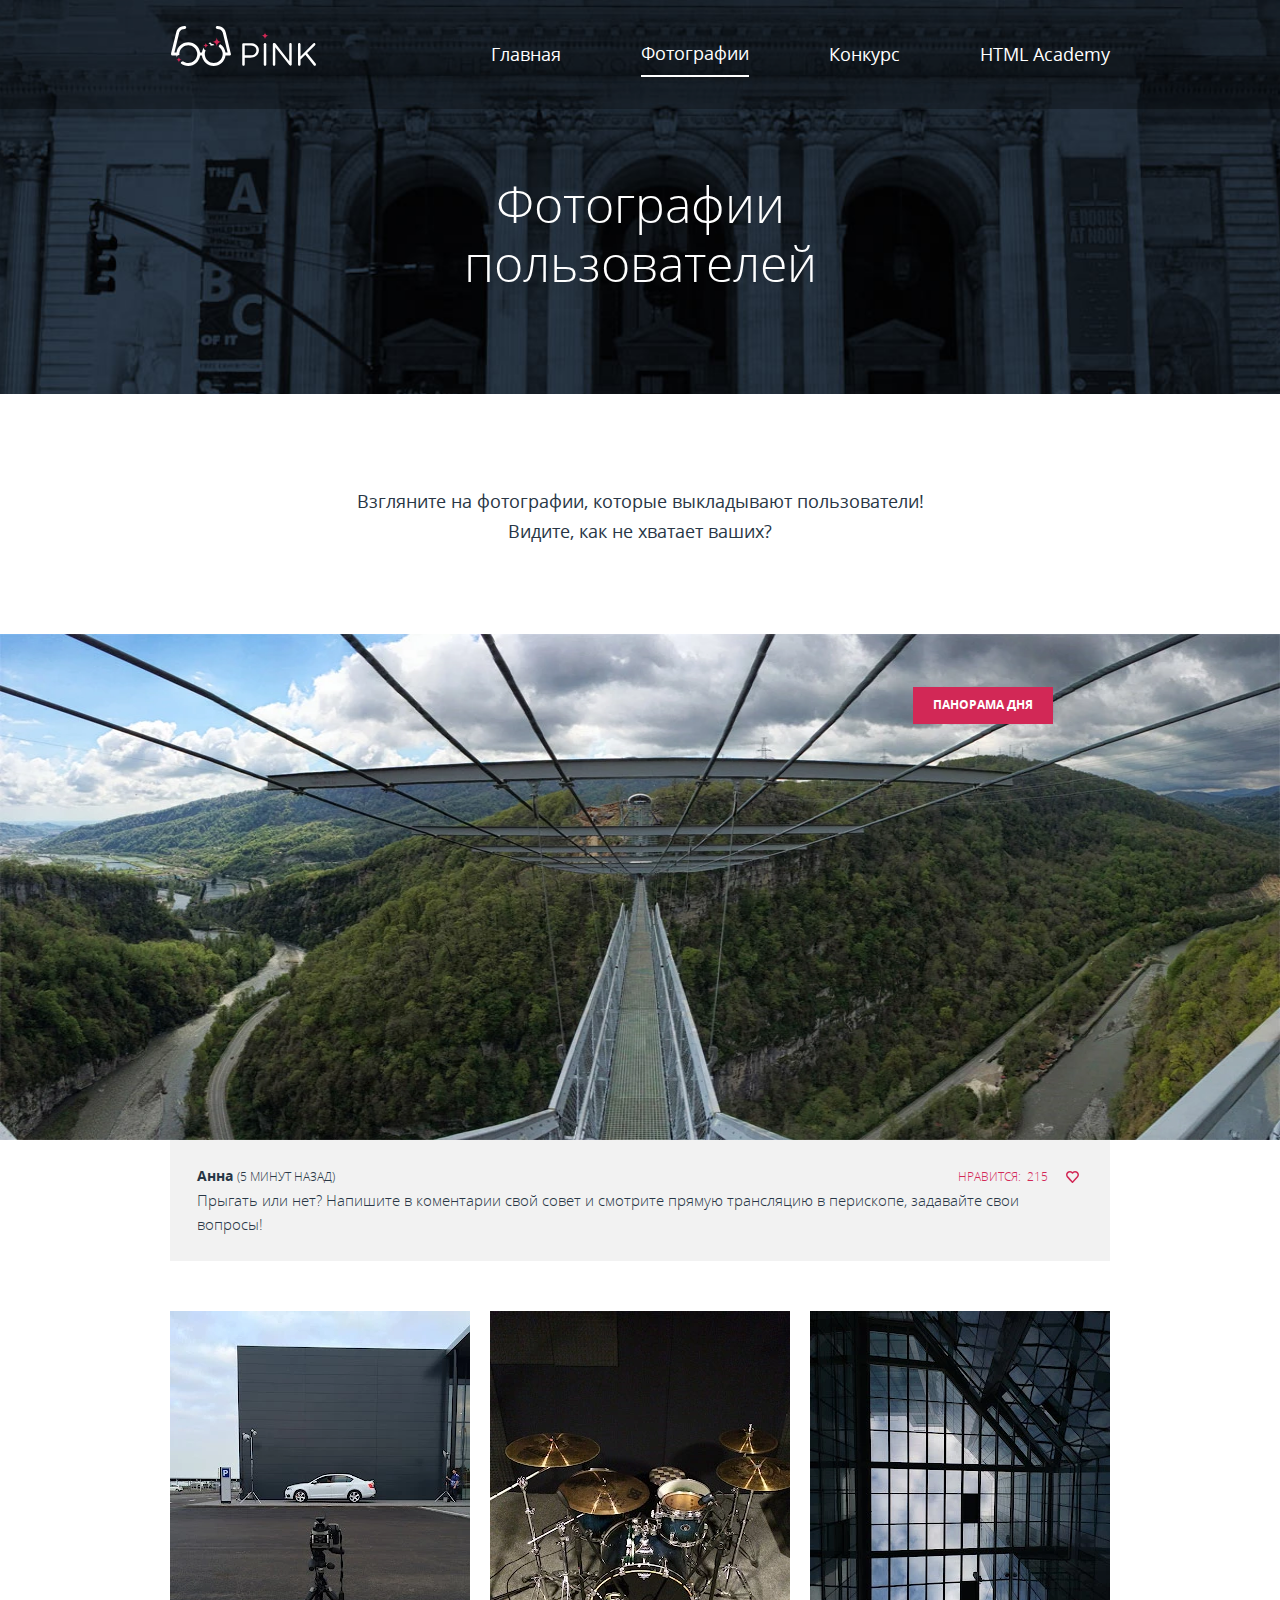
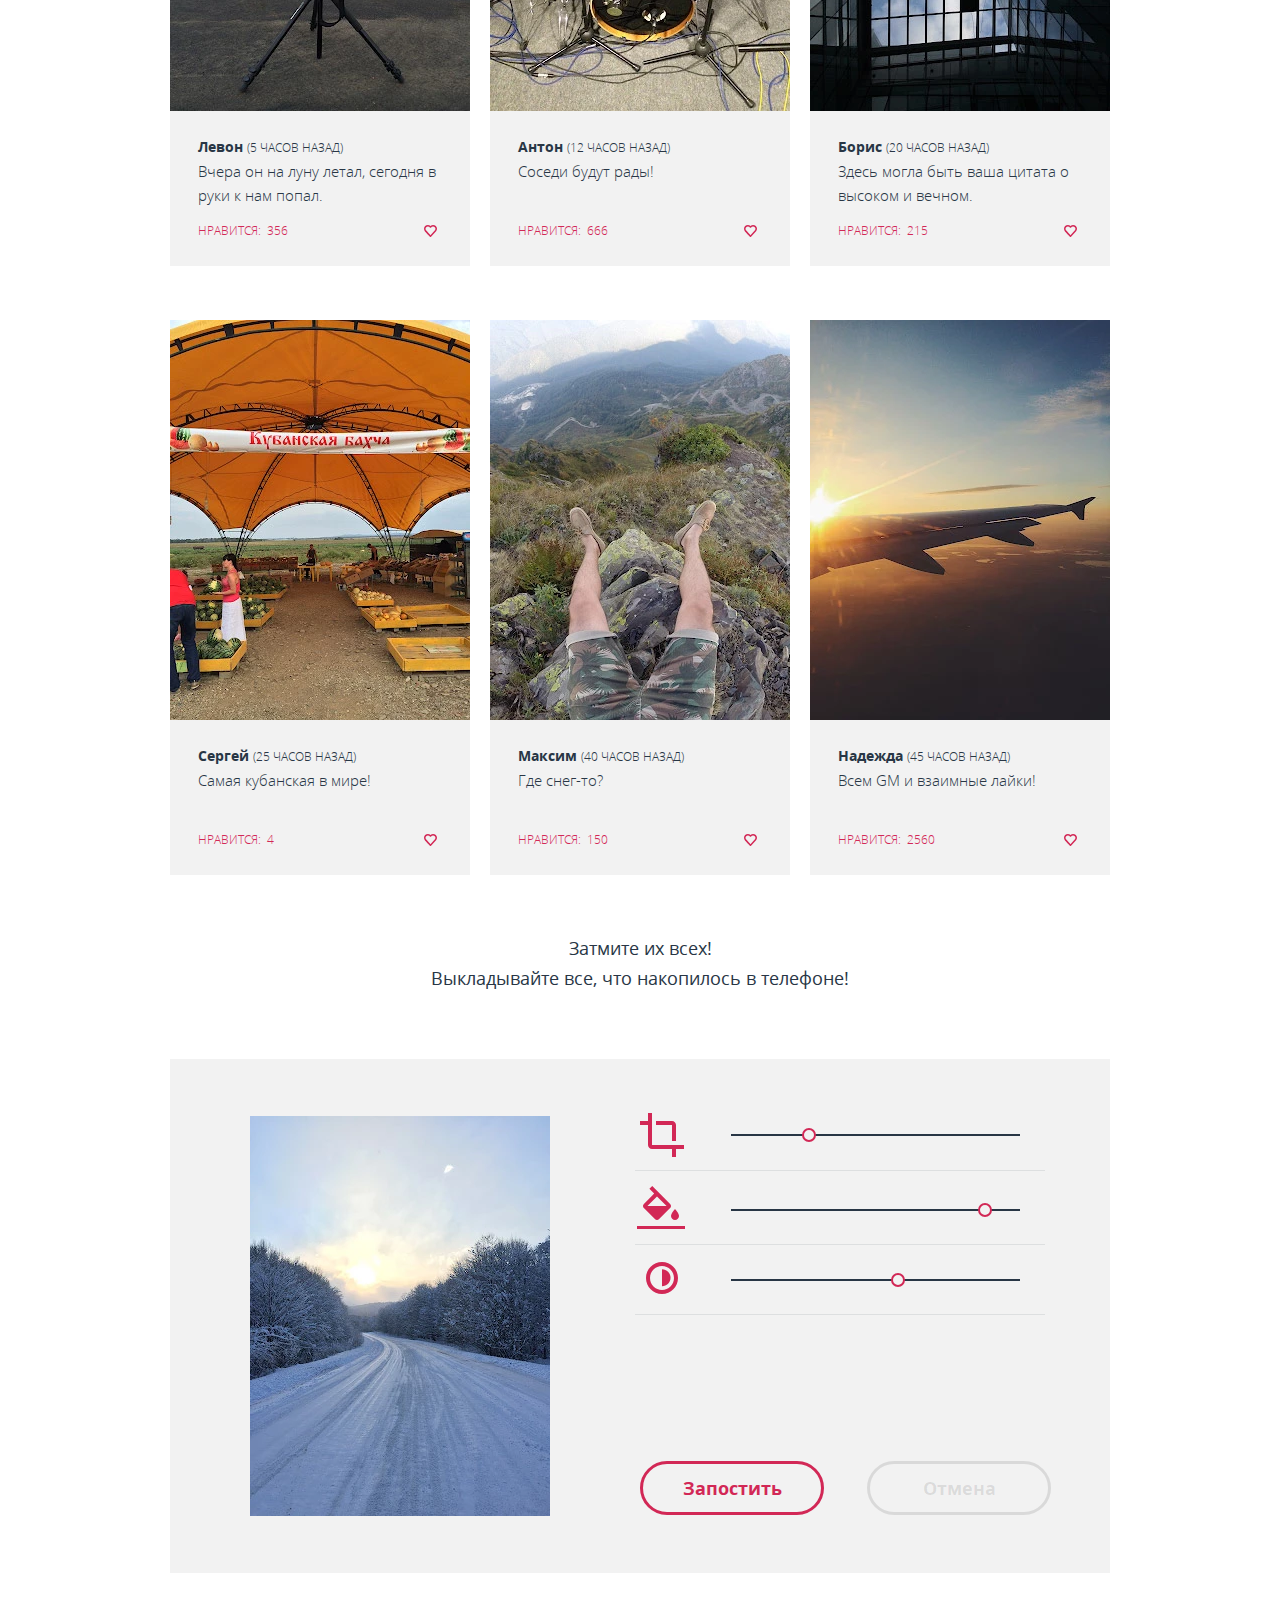
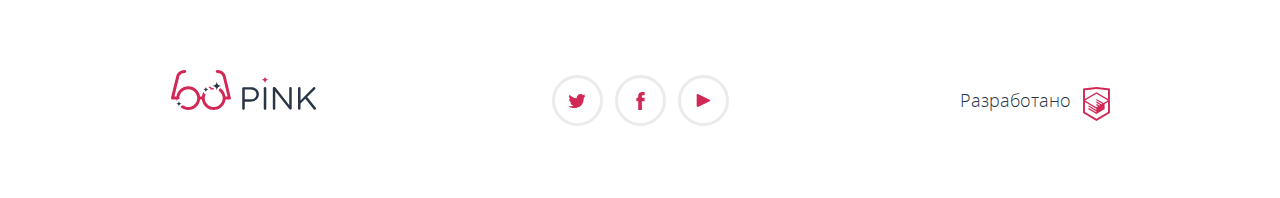
<file: photo.html>
<!DOCTYPE html><html lang="ru"><head><meta charset="utf-8"><meta name="viewport" content="width=device-width,initial-scale=1"><title>HTML Academy: Пинк</title><link rel="preload" href="fonts/opensans.woff2" as="font" type="font/woff2" crossorigin=""><link rel="preload" href="fonts/opensansbold.woff2" as="font" type="font/woff2" crossorigin=""><link rel="preload" href="fonts/opensanslight.woff2" as="font" type="font/woff2" crossorigin=""><link rel="stylesheet" href="css/style.css"></head><body><div style="display: none"><svg xmlns="http://www.w3.org/2000/svg" xmlns:xlink="http://www.w3.org/1999/xlink"><symbol id="icon-editor-contrast" viewbox="-35.422 -7.96 31.92 31.92">
  <path d="M-19.462-3.96c6.595,0,11.96,5.365,11.96,11.96s-5.365,11.96-11.96,11.96S-31.422,14.595-31.422,8 S-26.057-3.96-19.462-3.96 M-19.462-7.96c-8.814,0-15.96,7.145-15.96,15.96c0,8.813,7.146,15.96,15.96,15.96S-3.502,16.813-3.502,8 C-3.502-0.815-10.648-7.96-19.462-7.96L-19.462-7.96z"></path>
  <path d="M-19.462,16.331c4.706,0,8.52-3.813,8.52-8.52c0-4.705-3.813-8.519-8.52-8.519"></path>
</symbol><symbol id="icon-editor-crop" viewbox="0 0 48 48">
  <path fill="none" d="M0,0h48v48H0V0z"></path>
  <path d="M34,30h4V14c0-2.21-1.79-4-4-4H18v4h16V30z M14,34V2h-4v8H2v4h8v20c0,2.21,1.79,4,4,4h20v8h4v-8h8v-4H14z"></path>
</symbol><symbol id="icon-editor-diagram-fill" viewbox="22.5 69.048 253 253">
  <path fill="#231F20" d="M149,69.048c-69.864,0-126.5,56.636-126.5,126.5c0,69.864,56.636,126.5,126.5,126.5 s126.5-56.636,126.5-126.5C275.5,125.685,218.864,69.048,149,69.048z M149,306.264c-60.844,0-110.167-49.323-110.167-110.167 C38.833,135.253,88.156,85.93,149,85.93c60.843,0,110.167,49.323,110.167,110.167C259.167,256.941,209.843,306.264,149,306.264z"></path>
</symbol><symbol id="icon-editor-fill" viewbox="0 0 48 48">
  <path fill="none" d="M0,0h48v48H0V0z"></path>
  <path d="M33.12,17.88L15.24,0l-2.83,2.83l4.76,4.76L6.88,17.88c-1.17,1.17-1.17,3.07,0,4.24l11,11C18.46,33.71,19.23,34,20,34 s1.54-0.29,2.12-0.88l11-11C34.29,20.95,34.29,19.05,33.12,17.88z M10.41,20L20,10.42L29.59,20H10.41z M38,23c0,0-4,4.33-4,7 c0,2.21,1.79,4,4,4s4-1.79,4-4C42,27.33,38,23,38,23z"></path>
  <rect y="40" width="48" height="3"></rect>
</symbol><symbol id="icon-facebook" viewbox="0 0 8.673 18.944">
  <path fill="#d22856" d="M6.275,3.357c0.799,0,1.599,0,2.398,0c0-1.119,0-2.238,0-3.357c-0.959,0-1.92,0-2.878,0C2.656,0.181,1.54,2.387,1.948,6.115 H0v3.517h1.958c0,3.104,0,6.208,0,9.312c1.279,0,2.558,0,3.837,0c0-3.104,0-6.208,0-9.312h2.857V6.115H5.786 C5.765,5.07,5.75,3.709,6.275,3.357z"></path>
</symbol><symbol id="icon-menu-burger" viewbox="0 0 49.945 24.007">
  <g id="miu">
    <g id="editor_list_view_hambuger_menu_glyph">
      <g>
        <path id="path-1" fill="#FFFFFF" d="M1.137,0C0.51,0,0,0.428,0,1.01v1.981c0,0.558,0.494,1.01,1.139,1.01h47.671 c0.628,0,1.138-0.428,1.138-1.01V1.01c0-0.558-0.494-1.01-1.138-1.01H1.137z M1.137,10.003C0.51,10.003,0,10.431,0,11.013v1.98 c0,0.557,0.494,1.01,1.139,1.01h47.671c0.628,0,1.138-0.428,1.138-1.01v-1.98c0-0.558-0.494-1.01-1.138-1.01H1.137z M1.137,20.005C0.51,20.005,0,20.434,0,21.016v1.981c0,0.557,0.494,1.01,1.139,1.01h47.671c0.628,0,1.138-0.428,1.138-1.01 v-1.981c0-0.558-0.494-1.011-1.138-1.011H1.137z"></path>
      </g>
      <g>
        <path id="path-1_1_" fill="#FFFFFF" d="M1.137,0C0.51,0,0,0.428,0,1.01v1.981c0,0.558,0.494,1.01,1.139,1.01h47.671 c0.628,0,1.138-0.428,1.138-1.01V1.01c0-0.558-0.494-1.01-1.138-1.01H1.137z M1.137,10.003C0.51,10.003,0,10.431,0,11.013v1.98 c0,0.557,0.494,1.01,1.139,1.01h47.671c0.628,0,1.138-0.428,1.138-1.01v-1.98c0-0.558-0.494-1.01-1.138-1.01H1.137z M1.137,20.005C0.51,20.005,0,20.434,0,21.016v1.981c0,0.557,0.494,1.01,1.139,1.01h47.671c0.628,0,1.138-0.428,1.138-1.01 v-1.981c0-0.558-0.494-1.011-1.138-1.011H1.137z"></path>
      </g>
    </g>
  </g>
</symbol><symbol id="icon-menu-cross" viewbox="0 0 23.867 23.867">
  <path fill="#FFFFFF" d="M15.087,11.933l8.56-8.559c0.293-0.293,0.293-0.768,0-1.061L21.554,0.22C21.414,0.079,21.223,0,21.023,0 c-0.199,0-0.391,0.079-0.529,0.22l-8.561,8.56l-8.56-8.56c-0.282-0.282-0.78-0.282-1.061,0L0.22,2.313 c-0.293,0.293-0.293,0.768,0,1.061l8.56,8.559l-8.56,8.559c-0.293,0.293-0.293,0.768,0,1.062l2.093,2.094 c0.141,0.142,0.331,0.22,0.53,0.22c0.199,0,0.39-0.078,0.53-0.22l8.561-8.56l8.56,8.56c0.141,0.142,0.332,0.22,0.53,0.22 c0.199,0,0.39-0.078,0.53-0.22l2.093-2.094c0.293-0.294,0.293-0.769,0-1.062L15.087,11.933z"></path>
</symbol><symbol id="icon-no" viewbox="0 0 26.752 26.752">
  <path d="M15.497,13.376L26.312,2.562c0.586-0.585,0.586-1.535,0-2.121s-1.535-0.586-2.121,0L13.376,11.255L2.562,0.439 c-0.586-0.586-1.535-0.586-2.121,0c-0.586,0.585-0.586,1.535,0,2.121l10.814,10.815L0.439,24.19c-0.586,0.586-0.586,1.535,0,2.121 c0.293,0.293,0.677,0.439,1.061,0.439s0.768-0.146,1.061-0.439l10.815-10.814L24.19,26.312c0.293,0.293,0.677,0.439,1.061,0.439 s0.768-0.146,1.061-0.439c0.586-0.586,0.586-1.535,0-2.121L15.497,13.376z"></path>
</symbol><symbol id="icon-review-arrow-left" viewbox="0 0 21.706 41.719">
  <path d="M2.045,20.859L21.458,1.446c0.331-0.331,0.331-0.867,0-1.198c-0.33-0.331-0.867-0.331-1.197,0L0.248,20.261 c-0.331,0.33-0.331,0.867,0,1.197l20.013,20.013c0.164,0.165,0.382,0.248,0.599,0.248s0.434-0.083,0.599-0.248 c0.331-0.331,0.331-0.867,0-1.198L2.045,20.859z"></path>
</symbol><symbol id="icon-review-arrow-right" viewbox="0 0 21.706 41.719">
  <path d="M19.661,20.859L0.248,1.446c-0.331-0.331-0.331-0.867,0-1.198c0.33-0.331,0.867-0.331,1.197,0l20.013,20.012 c0.33,0.33,0.33,0.867,0,1.197L1.445,41.471c-0.164,0.165-0.382,0.248-0.599,0.248s-0.434-0.083-0.599-0.248 c-0.331-0.331-0.331-0.867,0-1.198L19.661,20.859z"></path>
</symbol><symbol id="icon-timer" viewbox="0 0 298 345.097">
  <path fill="#dedede" d="M264.568,102.055l5.355-5.355c7.717-7.717,9.124-18.938,3.126-24.935c-5.997-5.997-17.217-4.59-24.934,3.127l-5.386,5.385 C221.768,63.292,196.11,51.875,168,48.297v-9.583h7.658c10.914,0,19.843-8.711,19.843-19.357S186.573,0,175.659,0h-53.317  c-10.913,0-19.842,8.711-19.842,19.357s8.929,19.357,19.842,19.357H130v9.583C56.681,57.629,0,120.244,0,196.097  c0,82.291,66.709,149,149,149c82.29,0,149-66.709,149-149C298,160.434,285.465,127.703,264.568,102.055z M149,306.264 c-60.844,0-110.167-49.323-110.167-110.167S88.156,85.93,149,85.93c60.843,0,110.167,49.323,110.167,110.167  S209.843,306.264,149,306.264z"></path>
  <path fill="#d22856" d="M149,69.048c-69.864,0-126.5,56.636-126.5,126.5c0,69.864,56.636,126.5,126.5,126.5 s126.5-56.636,126.5-126.5C275.5,125.685,218.864,69.048,149,69.048z M149,306.264c-60.844,0-110.167-49.323-110.167-110.167 C38.833,135.253,88.156,85.93,149,85.93c60.843,0,110.167,49.323,110.167,110.167C259.167,256.941,209.843,306.264,149,306.264z"></path>
</symbol><symbol id="icon-twitter" viewbox="0 0 17.5 14.663">
  <g id="W6EeEF_1_">
    <g>
      <path fill="#d22856" clip-rule="evenodd" d="M11.283,0.153c1.736-0.485,3.074,0.263,3.685,1.151 c0.694-0.226,1.372-0.47,2.072-0.691c-0.004,0.841-0.538,1.478-0.883,1.727C16.861,2.506,17.5,1.86,17.5,1.86 c-0.175,0.976-1.035,1.746-1.611,1.977C15.65,10.429,12.617,14.793,5.507,14.66c-0.538,0,0.077,0-0.46,0 c-0.422,0-4.29-0.45-5.047-1.843c2.341,0.192,4.011-0.412,4.835-1.15c-0.989-0.293-2.761-0.464-3.07-2.881 c0.362,0.105,0.583,0.223,1.228,0.117C1.757,8.067,0.385,7.366,0.461,5.218c0.294,0.32,1.1,0.523,1.381,0.461 c-0.725-0.235-2.03-3.281-0.921-4.836C2.794,2.654,4.769,4.364,8.29,4.528C8.506,2.288,9.461,0.787,11.283,0.153z"></path>
    </g>
  </g>
</symbol><symbol id="icon-yes" viewbox="-82.357 4.875 21.698 16.09">
  <path d="M-60.953,5.167c-0.391-0.391-1.023-0.391-1.414,0L-75.75,18.551l-4.9-4.9c-0.391-0.391-1.023-0.391-1.414,0 s-0.391,1.023,0,1.414l5.607,5.607c0.195,0.195,0.451,0.293,0.707,0.293s0.512-0.098,0.707-0.293l14.09-14.0 C-60.562,6.191-60.562,5.558-60.953,5.167z"></path>
</symbol><symbol id="icon-youtube" viewbox="0 0 14.64 13.96">
  <path fill="#d22856" d="M1.775,13.78C0.799,14.257,0,13.758,0,12.671V1.29c0-1.088,0.799-1.585,1.775-1.109l12.133,5.932 c0.975,0.478,0.975,1.258,0,1.736L1.775,13.78z"></path>
</symbol><symbol id="logo-android" viewbox="0 0 42.084 47.041">
  <path fill="#A4C639" d="M34.144,14.009H7.945c-0.009,0.11-0.018,0.22-0.018,0.333v18.755c0,1.926,1.457,3.49,3.316,3.627v7.43 c0,1.594,1.291,2.885,2.885,2.885c1.593,0,2.885-1.291,2.885-2.885v-7.42h8.058v7.42c0,1.594,1.291,2.885,2.885,2.885 c1.595,0,2.886-1.291,2.886-2.885v-7.434c1.858-0.137,3.315-1.701,3.315-3.627V14.342C34.157,14.229,34.153,14.119,34.144,14.009z"></path>
  <path id="c-4-9-2-9-2-9" fill="#A4C639" d="M2.886,15.679L2.886,15.679c1.593,0,2.886,1.292,2.886,2.885v12.378 c0,1.595-1.292,2.886-2.886,2.886l0,0C1.292,33.828,0,32.537,0,30.942V18.564C0,16.97,1.292,15.679,2.886,15.679z"></path>
  <path id="c-4-1-7-3-8-4" fill="#A4C639" d="M39.198,15.679L39.198,15.679c1.595,0,2.886,1.292,2.886,2.885v12.378 c0,1.595-1.291,2.886-2.886,2.886l0,0c-1.594,0-2.885-1.291-2.885-2.886V18.564C36.313,16.97,37.604,15.679,39.198,15.679z"></path>
  <path fill="#A4C639" d="M8.03,11.967h26.026c-0.039-2.783-1.234-5.322-3.187-7.275l2.446-4.235c0.082-0.146,0.031-0.331-0.112-0.415 c-0.146-0.084-0.331-0.034-0.415,0.111L30.416,4.26c-2.052-1.853-6.249-3.4-9.374-3.4l0,0c-3.016,0-7.322,1.547-9.374,3.4 L9.296,0.152C9.213,0.007,9.027-0.042,8.881,0.041C8.736,0.125,8.686,0.311,8.77,0.456l2.445,4.235 C9.265,6.645,8.068,9.184,8.03,11.967z M25.323,6.804c-0.002-0.805,0.664-1.46,1.488-1.462c0.826-0.002,1.494,0.648,1.498,1.454 c0,0.002,0,0.005,0,0.008c0.002,0.805-0.664,1.46-1.49,1.462c-0.823,0.002-1.493-0.649-1.496-1.454 C25.323,6.81,25.323,6.807,25.323,6.804z M14.18,6.804c-0.001-0.805,0.665-1.46,1.489-1.462c0.824-0.002,1.494,0.648,1.497,1.454 c0,0.002,0,0.005,0,0.008c0.002,0.805-0.664,1.46-1.488,1.462c-0.825,0.002-1.495-0.649-1.498-1.454 C14.18,6.81,14.18,6.807,14.18,6.804z"></path>
</symbol><symbol id="logo-apple" viewbox="0 0 46.21 56.753">
  <path fill="#FFFFFF" d="M38.593,30.15c0.081,8.59,7.535,11.447,7.617,11.483c-0.062,0.202-1.19,4.073-3.927,8.072 c-2.365,3.457-4.82,6.901-8.688,6.973c-3.799,0.07-5.021-2.253-9.365-2.253c-4.344,0-5.702,2.182-9.298,2.32 c-3.733,0.142-6.576-3.739-8.961-7.184c-4.875-7.046-8.598-19.91-3.597-28.593c2.484-4.313,6.925-7.043,11.743-7.114 c3.666-0.069,7.126,2.466,9.366,2.466c2.241,0,6.444-3.049,10.865-2.601c1.85,0.077,7.044,0.747,10.38,5.629 C44.459,19.519,38.531,22.971,38.593,30.15 M31.453,9.062C33.435,6.662,34.769,3.323,34.405,0c-2.857,0.115-6.312,1.904-8.36,4.302 c-1.837,2.123-3.445,5.521-3.011,8.778C26.218,13.326,29.47,11.461,31.453,9.062"></path>
</symbol><symbol id="logo-htmlacademy" viewbox="0 0 26.943 34.09">
  <path d="M13.62,0.017L13.472,0L0,1.412v24.661l13.472,8.017l13.43-7.99l0.042-0.026V1.412L13.62,0.017z M25.019,12.127L13.495,5.334 l-0.001-0.104L13.407,5.28l-0.088-0.056v0.109L1.925,12.118V3.147l11.547-1.212l11.547,1.212V12.127z M13.405,6.787L24.923,13.5 l-4.479,2.64l-7.093-4.221l-0.013,1.415l5.904,3.513l-0.86,0.507l-5.031-2.992l-0.013,1.415l3.827,2.275l-0.782,0.523l-3.032-1.787 l-0.013,1.413l1.852,1.091l-1.8,1.081L2.034,13.622L13.405,6.787z M1.925,15.127l11.411,6.791l0.015,1.044l-7.941-4.728L5.395,19.65 l7.979,4.796l0.017,1.076l-7.972-4.741l-0.013,1.415l8.021,4.821l0.045,0.026l8.143-4.872v-1.268l-0.011-0.148v-3.761l3.415-2.036 v10.02L13.472,31.85L1.925,24.979V15.127z"></path>
</symbol><symbol id="logo-microsoft" viewbox="0 0 43.922 41.992">
  <g>
    <path id="path5058" fill="#F05423" d="M20.874,19.953H0V0h20.874V19.953z"></path>
    <path id="path5060" fill="#84C441" d="M43.922,19.953H23.049V0h20.873V19.953z"></path>
    <path id="path5062" fill="#2DABE2" d="M20.873,41.992H0V22.04h20.873V41.992z"></path>
    <path id="path5064" fill="#F9BC15" d="M43.922,41.992H23.049V22.04h20.873V41.992z"></path>
  </g>
</symbol><symbol id="logo-pink-blue-desktop" viewbox="0 0 146.3 40.375">
  <g class="logo-letters">
    <path d="M71.874,18.661c0-0.708,0.58-1.288,1.256-1.288h7.18c5.087,0,8.436,2.704,8.436,7.146v0.063 c0,4.86-4.057,7.373-8.854,7.373h-5.475v6.825c0,0.708-0.58,1.287-1.289,1.287c-0.676,0-1.256-0.58-1.256-1.287L71.874,18.661 L71.874,18.661z M79.988,29.641c3.734,0,6.182-1.996,6.182-4.959v-0.062c0-3.221-2.414-4.894-6.053-4.894h-5.699v9.917h5.57V29.641 z"></path>
    <path d="M93.603,18.5c0-0.708,0.579-1.288,1.255-1.288c0.709,0,1.288,0.58,1.288,1.288v20.283 c0,0.708-0.579,1.287-1.288,1.287c-0.676,0-1.255-0.579-1.255-1.287V18.5z"></path>
    <path d="M102.744,18.532c0-0.676,0.58-1.256,1.256-1.256h0.354c0.58,0,0.935,0.29,1.288,0.74l13.684,17.45V18.468 c0-0.676,0.547-1.256,1.256-1.256c0.676,0,1.225,0.58,1.225,1.256v20.349c0,0.677-0.48,1.19-1.158,1.19h-0.129 c-0.548,0-0.936-0.321-1.318-0.772l-13.976-17.867v17.449c0,0.677-0.547,1.257-1.257,1.257c-0.676,0-1.223-0.58-1.223-1.257V18.532 H102.744z"></path>
    <path d="M128.173,18.5c0-0.708,0.58-1.288,1.257-1.288c0.708,0,1.286,0.58,1.286,1.288v12.331l12.848-13.168 c0.29-0.257,0.579-0.451,0.998-0.451c0.676,0,1.225,0.612,1.225,1.256c0,0.354-0.162,0.644-0.42,0.901l-7.984,7.92l8.564,10.561 c0.225,0.291,0.354,0.547,0.354,0.936c0,0.676-0.577,1.288-1.285,1.288c-0.482,0-0.807-0.259-1.03-0.58l-8.401-10.464l-4.863,4.861 v4.895c0,0.708-0.578,1.288-1.286,1.288c-0.677,0-1.257-0.58-1.257-1.288V18.5H128.173z"></path>
  </g>
  <path fill="#D22856" d="M98.498,9.875c-2.002,0-3.623-1.623-3.623-3.624c0,2.001-1.623,3.624-3.625,3.624 c2.002,0,3.625,1.623,3.625,3.624C94.875,11.498,96.496,9.875,98.498,9.875z"></path>
  <g>
    <path fill="#D22856" d="M43.094,19.313c0.246,0,0.489,0.014,0.73,0.033c-0.437-0.728-1.227-1.221-2.136-1.221 c-0.877,0-1.614-0.568-1.884-1.354c-0.727,0.208-1.425,0.482-2.089,0.816c0.062,0.017,0.122,0.038,0.188,0.038c1.104,0,2,0.896,2,2 c0,0.096-0.015,0.188-0.028,0.281C40.875,19.524,41.959,19.313,43.094,19.313z"></path>
    <path fill="#D22856" d="M60.462,28.016c-0.002-0.009-5.175-21.365-5.175-21.365C54.926,4.303,52.694,0,46.688,0 c-0.829,0-1.5,0.671-1.5,1.5s0.671,1.5,1.5,1.5c4.856,0,5.575,3.729,5.639,4.143l4.767,19.701h-2.073 c-0.445-3.557-2.453-6.628-5.305-8.522c-0.897,0.379-1.529,1.269-1.529,2.303c0,0.088-0.015,0.171-0.026,0.256 c1.991,1.358,3.415,3.489,3.829,5.965c0.082,0.488,0.135,0.987,0.135,1.5c0,0.512-0.053,1.012-0.135,1.5 c-0.716,4.271-4.421,7.53-8.896,7.53c-4.475,0-8.181-3.259-8.896-7.53c-0.082-0.488-0.135-0.988-0.135-1.5 c0-0.513,0.053-1.012,0.135-1.5c0.147-0.879,0.427-1.712,0.808-2.484c-1.034-0.077-1.852-0.932-1.852-1.984 c0-0.189-0.077-0.357-0.192-0.488c-0.938,1.469-1.569,3.149-1.795,4.957h-1.82c-0.741-5.927-5.802-10.531-11.927-10.531 S6.235,20.917,5.493,26.844H3.42L8.187,7.143C8.25,6.729,8.97,3,13.826,3c0.829,0,1.5-0.671,1.5-1.5S14.655,0,13.826,0 C7.82,0,5.588,4.303,5.227,6.651c0,0-5.173,21.356-5.175,21.365c-0.266,1.109,0.531,1.826,1.426,1.826 c0.012,0,0.023,0.004,0.036,0.004h3.982c0.079,0.629,0.215,1.237,0.387,1.831c0.059-0.106,0.102-0.224,0.102-0.354 c0-1.104,0.896-2,2-2c0.166,0,0.324,0.024,0.478,0.062c-0.043-0.343-0.074-0.688-0.074-1.042c0-0.512,0.053-1.011,0.135-1.5 c0.715-4.271,4.421-7.531,8.896-7.531s8.18,3.26,8.896,7.531c0.082,0.489,0.135,0.988,0.135,1.5s-0.053,1.012-0.135,1.5 c-0.715,4.272-4.421,7.531-8.896,7.531c-2.022,0-3.883-0.67-5.386-1.794c-0.35,0.302-0.8,0.491-1.299,0.491 c-0.413,0-0.749,0.336-0.749,0.748c0,0.289-0.065,0.563-0.176,0.812c2.075,1.708,4.722,2.743,7.614,2.743 c6.125,0,11.185-4.604,11.927-10.529h1.814c0.742,5.926,5.802,10.529,11.927,10.529s11.186-4.604,11.927-10.529H59 c0.012,0,0.023-0.005,0.036-0.005C59.931,29.842,60.728,29.125,60.462,28.016z"></path>
  </g>
  <g>
    <g class="logo-letters">
      <path d="M50.686,16.125c-2.485,0-4.499-2.014-4.499-4.499c0,2.485-2.014,4.499-4.499,4.499 c2.485,0,4.499,2.014,4.499,4.499C46.187,18.139,48.2,16.125,50.686,16.125z"></path>
    </g>
  </g>
  <g>
    <g class="logo-letters">
      <path d="M37.904,19.626c-1.519,0-2.749-1.23-2.749-2.749c0,1.519-1.23,2.749-2.749,2.749 c1.519,0,2.749,1.229,2.749,2.749C35.155,20.855,36.386,19.626,37.904,19.626z"></path>
    </g>
  </g>
  <g>
    <g class="logo-letters">
      <path d="M10.734,34.072c-1.519,0-2.749-1.23-2.749-2.75c0,1.52-1.23,2.75-2.749,2.75 c1.519,0,2.749,1.229,2.749,2.748C7.985,35.303,9.215,34.072,10.734,34.072z"></path>
    </g>
  </g>
</symbol><symbol id="logo-pink-blue-mobile" viewbox="0 0 146.3 40.375">
  <g class="logo-letters">
    <path d="M71.874,18.661c0-0.708,0.58-1.288,1.256-1.288h7.18c5.087,0,8.436,2.704,8.436,7.146v0.063 c0,4.86-4.057,7.373-8.854,7.373h-5.475v6.825c0,0.708-0.58,1.287-1.289,1.287c-0.676,0-1.256-0.58-1.256-1.287L71.874,18.661 L71.874,18.661z M79.988,29.641c3.734,0,6.182-1.996,6.182-4.959v-0.062c0-3.221-2.414-4.894-6.053-4.894h-5.699v9.917h5.57V29.641 z"></path>
    <path d="M93.603,18.5c0-0.708,0.579-1.288,1.255-1.288c0.709,0,1.288,0.58,1.288,1.288v20.283 c0,0.708-0.579,1.287-1.288,1.287c-0.676,0-1.255-0.579-1.255-1.287V18.5z"></path>
    <path d="M102.744,18.532c0-0.676,0.58-1.256,1.256-1.256h0.354c0.58,0,0.935,0.29,1.288,0.74l13.684,17.45V18.468 c0-0.676,0.547-1.256,1.256-1.256c0.676,0,1.225,0.58,1.225,1.256v20.349c0,0.677-0.48,1.19-1.158,1.19h-0.129 c-0.548,0-0.936-0.321-1.318-0.772l-13.976-17.867v17.449c0,0.677-0.547,1.257-1.257,1.257c-0.676,0-1.223-0.58-1.223-1.257V18.532 H102.744z"></path>
    <path d="M128.173,18.5c0-0.708,0.58-1.288,1.257-1.288c0.708,0,1.286,0.58,1.286,1.288v12.331l12.848-13.16 c0.29-0.257,0.579-0.451,0.998-0.451c0.676,0,1.225,0.612,1.225,1.256c0,0.354-0.162,0.644-0.42,0.901l-7.984,7.92l8.564,10.561 c0.225,0.291,0.354,0.547,0.354,0.936c0,0.676-0.577,1.288-1.285,1.288c-0.482,0-0.807-0.259-1.03-0.58l-8.401-10.464l-4.863,4.861 v4.895c0,0.708-0.578,1.288-1.286,1.288c-0.677,0-1.257-0.58-1.257-1.288V18.5H128.173z"></path>
  </g>
  <path fill="#FFFFFF" d="M60.498,28.266"></path>
  <path fill="#D22856" d="M60.462,28.016c-0.002-0.009-5.175-21.365-5.175-21.365C54.926,4.303,52.694,0,46.688,0 c-0.829,0-1.5,0.671-1.5,1.5s0.671,1.5,1.5,1.5c4.856,0,5.575,3.729,5.639,4.143l4.767,19.701h-2.073 c-0.742-5.927-5.802-10.531-11.927-10.531s-11.186,4.604-11.927,10.531h-1.82c-0.741-5.927-5.802-10.531-11.927-10.531 S6.235,20.917,5.493,26.844H3.42L8.187,7.143C8.25,6.729,8.97,3,13.826,3c0.829,0,1.5-0.671,1.5-1.5S14.655,0,13.826,0 C7.82,0,5.588,4.303,5.227,6.651c0,0-5.173,21.356-5.175,21.365c-0.266,1.109,0.531,1.826,1.426,1.826 c0.012,0,0.023,0.004,0.036,0.004h3.982c0.741,5.926,5.802,10.53,11.927,10.53s11.185-4.604,11.927-10.53h1.814 c0.742,5.926,5.802,10.53,11.927,10.53s11.186-4.604,11.927-10.53H59c0.012,0,0.023-0.004,0.036-0.004 C59.931,29.842,60.728,29.125,60.462,28.016z M26.315,29.844c-0.715,4.272-4.421,7.531-8.896,7.531s-8.18-3.259-8.896-7.531 c-0.082-0.488-0.135-0.988-0.135-1.5s0.053-1.011,0.135-1.5c0.715-4.271,4.421-7.531,8.896-7.531s8.18,3.26,8.896,7.531 c0.082,0.489,0.135,0.988,0.135,1.5S26.397,29.355,26.315,29.844z M51.99,29.844c-0.716,4.272-4.421,7.531-8.896,7.531 c-4.475,0-8.181-3.259-8.896-7.531c-0.082-0.488-0.135-0.988-0.135-1.5s0.053-1.011,0.135-1.5c0.716-4.271,4.421-7.531,8.896-7.531 c4.475,0,8.181,3.26,8.896,7.531c0.082,0.489,0.135,0.988,0.135,1.5S52.072,29.355,51.99,29.844z"></path>
</symbol><symbol id="logo-pink-white-desktop" viewbox="0 0 146.3 40.375">
  <g>
    <path d="M71.874,18.661c0-0.708,0.58-1.288,1.256-1.288h7.18c5.087,0,8.436,2.704,8.436,7.146v0.064 c0,4.861-4.057,7.373-8.854,7.373h-5.475v6.825c0,0.708-0.58,1.288-1.288,1.288c-0.676,0-1.256-0.58-1.256-1.288V18.661z M79.988,29.641c3.734,0,6.182-1.996,6.182-4.959v-0.063c0-3.22-2.414-4.894-6.053-4.894h-5.699v9.917H79.988L79.988,29.641z" class="red"></path>
    <path d="M93.603,18.5c0-0.708,0.579-1.288,1.255-1.288c0.709,0,1.288,0.58,1.288,1.288v20.283 c0,0.708-0.579,1.287-1.288,1.287c-0.676,0-1.255-0.579-1.255-1.287V18.5z" class="red"></path>
    <path d="M102.744,18.532c0-0.676,0.58-1.256,1.256-1.256h0.354c0.58,0,0.935,0.29,1.288,0.74l13.684,17.45V18.468 c0-0.676,0.547-1.256,1.256-1.256c0.676,0,1.224,0.58,1.224,1.256v20.349c0,0.676-0.481,1.19-1.158,1.19h-0.129c-0.548,0-0.935-0.321-1.319-0.772l-13.975-17.868v17.45c0,0.676-0.547,1.256-1.256,1.256c-0.676,0-1.223-0.58-1.223-1.256V18.532 H102.744z" class="red"></path>
    <path d="M128.173,18.5c0-0.708,0.58-1.288,1.257-1.288c0.708,0,1.286,0.58,1.286,1.288v12.331l12.848-13.168 c0.29-0.257,0.579-0.451,0.998-0.451c0.676,0,1.225,0.612,1.225,1.256c0,0.354-0.162,0.644-0.42,0.901l-7.984,7.92l8.564,10.561 c0.225,0.291,0.354,0.547,0.354,0.935c0,0.676-0.578,1.288-1.286,1.288c-0.483,0-0.806-0.258-1.03-0.58l-8.402-10.463l-4.863,4.861 v4.894c0,0.708-0.578,1.288-1.286,1.288c-0.677,0-1.257-0.58-1.257-1.288V18.5H128.173z"></path>
  </g>
  <path fill="#D22856" d="M98.498,9.875c-2.002,0-3.623-1.623-3.623-3.624c0,2.001-1.623,3.624-3.625,3.624 c2.002,0,3.625,1.623,3.625,3.624C94.875,11.498,96.496,9.875,98.498,9.875z"></path>
  <g>
    <path d="M43.094,19.313c0.246,0,0.489,0.014,0.73,0.033c-0.437-0.728-1.227-1.221-2.136-1.221 c-0.877,0-1.614-0.568-1.884-1.354c-0.727,0.208-1.425,0.482-2.089,0.816c0.062,0.017,0.122,0.038,0.188,0.038c1.104,0,2,0.896,2,2 c0,0.096-0.015,0.188-0.028,0.281C40.875,19.524,41.959,19.313,43.094,19.313z" class="red"></path>
    <path d="M60.462,28.016c-0.002-0.009-5.175-21.365-5.175-21.365C54.926,4.303,52.694,0,46.688,0 c-0.829,0-1.5,0.671-1.5,1.5s0.671,1.5,1.5,1.5c4.856,0,5.575,3.729,5.639,4.143l4.767,19.701h-2.073 c-0.445-3.557-2.453-6.628-5.305-8.522c-0.897,0.379-1.529,1.269-1.529,2.303c0,0.088-0.015,0.171-0.026,0.256 c1.991,1.358,3.415,3.489,3.829,5.964c0.082,0.489,0.135,0.988,0.135,1.5s-0.053,1.012-0.135,1.5 c-0.716,4.272-4.421,7.531-8.896,7.531c-4.475,0-8.181-3.259-8.896-7.531c-0.082-0.488-0.135-0.988-0.135-1.5 s0.053-1.011,0.135-1.5c0.147-0.878,0.427-1.711,0.808-2.483c-1.034-0.078-1.852-0.932-1.852-1.985 c0-0.189-0.077-0.357-0.192-0.489c-0.938,1.469-1.569,3.15-1.795,4.958h-1.82c-0.741-5.927-5.802-10.531-11.927-10.531 S6.235,20.917,5.493,26.844H3.42L8.187,7.143C8.25,6.729,8.97,3,13.826,3c0.829,0,1.5-0.671,1.5-1.5S14.655,0,13.826,0 C7.82,0,5.588,4.303,5.227,6.651c0,0-5.173,21.356-5.175,21.365c-0.266,1.109,0.531,1.826,1.426,1.826 c0.012,0,0.023,0.004,0.036,0.004h3.982c0.079,0.628,0.215,1.237,0.387,1.831c0.059-0.106,0.102-0.224,0.102-0.354 c0-1.104,0.896-2,2-2c0.166,0,0.324,0.025,0.478,0.063c-0.043-0.343-0.074-0.688-0.074-1.042c0-0.512,0.053-1.011,0.135-1.5 c0.715-4.271,4.421-7.531,8.896-7.531s8.18,3.26,8.896,7.531c0.082,0.489,0.135,0.988,0.135,1.5s-0.053,1.012-0.135,1.5 c-0.715,4.272-4.421,7.531-8.896,7.531c-2.022,0-3.883-0.67-5.386-1.794c-0.35,0.302-0.8,0.491-1.299,0.491 c-0.413,0-0.749,0.336-0.749,0.748c0,0.29-0.065,0.564-0.176,0.812c2.075,1.708,4.722,2.743,7.614,2.743 c6.125,0,11.185-4.604,11.927-10.53h1.814c0.742,5.926,5.802,10.53,11.927,10.53s11.186-4.604,11.927-10.53H59 c0.012,0,0.023-0.004,0.036-0.004C59.931,29.842,60.728,29.125,60.462,28.016z"></path>
  </g>
  <g>
    <g>
      <path fill="#D22856" d="M50.686,16.125c-2.485,0-4.499-2.014-4.499-4.499c0,2.485-2.014,4.499-4.499,4.499 c2.485,0,4.499,2.014,4.499,4.499C46.187,18.139,48.2,16.125,50.686,16.125z"></path>
    </g>
  </g>
  <g>
    <g>
      <path fill="#D22856" d="M37.904,19.626c-1.519,0-2.749-1.23-2.749-2.749c0,1.519-1.23,2.749-2.749,2.749 c1.519,0,2.749,1.229,2.749,2.749C35.155,20.855,36.386,19.626,37.904,19.626z"></path>
    </g>
  </g>
  <g>
    <g>
      <path fill="#D22856" d="M10.734,34.072c-1.519,0-2.749-1.23-2.749-2.75c0,1.52-1.23,2.75-2.749,2.75 c1.519,0,2.749,1.229,2.749,2.748C7.985,35.303,9.215,34.072,10.734,34.072z"></path>
    </g>
  </g>
</symbol><symbol id="logo-pink-white-mobile" viewbox="0 0 74.426 22.859">
  <g>
    <path d="M0,1.449c0-0.708,0.58-1.288,1.256-1.288h7.18c5.087,0,8.436,2.704,8.436,7.147v0.064 c0,4.861-4.057,7.373-8.854,7.373H2.544v6.825c0,0.708-0.58,1.288-1.288,1.288C0.58,22.859,0,22.279,0,21.571V1.449z M8.114,12.428 c3.734,0,6.182-1.996,6.182-4.958V7.405c0-3.22-2.415-4.894-6.054-4.894H2.544v9.917H8.114z"></path>
    <path d="M21.729,1.288C21.729,0.58,22.308,0,22.983,0c0.709,0,1.288,0.58,1.288,1.288v20.283 c0,0.708-0.579,1.288-1.288,1.288c-0.676,0-1.255-0.58-1.255-1.288V1.288z"></path>
    <path d="M30.87,1.32c0-0.676,0.579-1.256,1.256-1.256h0.354c0.58,0,0.934,0.29,1.288,0.74l13.684,17.45V1.256 C47.451,0.58,47.998,0,48.707,0c0.676,0,1.223,0.58,1.223,1.256v20.348c0,0.676-0.482,1.191-1.158,1.191h-0.129 c-0.548,0-0.934-0.322-1.32-0.772L33.349,4.153v17.45c0,0.676-0.547,1.256-1.255,1.256c-0.677,0-1.224-0.58-1.224-1.256V1.32z"></path>
    <path d="M56.3,1.288C56.3,0.58,56.879,0,57.556,0c0.708,0,1.287,0.58,1.287,1.288v12.331L71.689,0.451 C71.979,0.193,72.269,0,72.688,0c0.676,0,1.224,0.612,1.224,1.256c0,0.354-0.161,0.644-0.419,0.901l-7.984,7.92l8.564,10.561 c0.225,0.29,0.354,0.547,0.354,0.934c0,0.676-0.579,1.288-1.287,1.288c-0.483,0-0.806-0.258-1.03-0.58l-8.403-10.463l-4.862,4.861 v4.894c0,0.708-0.579,1.288-1.287,1.288c-0.677,0-1.256-0.58-1.256-1.288V1.288z"></path>
  </g>
</symbol><symbol id="logo-pink-white-tablet" viewbox="0 0 146.3 40.375">
  <g>
    <path d="M71.874,18.661c0-0.708,0.58-1.288,1.256-1.288h7.18c5.087,0,8.436,2.704,8.436,7.146v0.064 c0,4.861-4.057,7.373-8.854,7.373h-5.475v6.825c0,0.708-0.58,1.288-1.288,1.288c-0.676,0-1.256-0.58-1.256-1.288V18.661z M79.988,29.641c3.734,0,6.182-1.996,6.182-4.959v-0.063c0-3.22-2.414-4.894-6.053-4.894h-5.699v9.917H79.988L79.988,29.641z"></path>
    <path d="M93.603,18.5c0-0.708,0.579-1.288,1.255-1.288c0.709,0,1.288,0.58,1.288,1.288v20.283 c0,0.708-0.579,1.287-1.288,1.287c-0.676,0-1.255-0.579-1.255-1.287V18.5z"></path>
    <path d="M102.744,18.532c0-0.676,0.58-1.256,1.256-1.256h0.354c0.58,0,0.935,0.29,1.288,0.74l13.684,17.45V18.468 c0-0.676,0.547-1.256,1.256-1.256c0.676,0,1.224,0.58,1.224,1.256v20.349c0,0.676-0.481,1.19-1.158,1.19h-0.129c-0.548,0-0.935-0.321-1.319-0.772l-13.975-17.868v17.45c0,0.676-0.547,1.256-1.256,1.256c-0.676,0-1.223-0.58-1.223-1.256V18.532 H102.744z"></path>
    <path d="M128.173,18.5c0-0.708,0.58-1.288,1.257-1.288c0.708,0,1.286,0.58,1.286,1.288v12.331l12.848-13.168 c0.29-0.257,0.579-0.451,0.998-0.451c0.676,0,1.225,0.612,1.225,1.256c0,0.354-0.162,0.644-0.42,0.901l-7.984,7.92l8.564,10.561 c0.225,0.291,0.354,0.547,0.354,0.935c0,0.676-0.578,1.288-1.286,1.288c-0.483,0-0.806-0.258-1.03-0.58l-8.402-10.463l-4.863,4.861 v4.894c0,0.708-0.578,1.288-1.286,1.288c-0.677,0-1.257-0.58-1.257-1.288V18.5H128.173z"></path>
  </g>
  <path d="M60.498,28.266"></path>
  <path d="M60.462,28.016c-0.002-0.009-5.175-21.365-5.175-21.365C54.926,4.303,52.694,0,46.688,0 c-0.829,0-1.5,0.671-1.5,1.5s0.671,1.5,1.5,1.5c4.856,0,5.575,3.729,5.639,4.143l4.767,19.701h-2.073 c-0.742-5.927-5.802-10.531-11.927-10.531s-11.186,4.604-11.927,10.531h-1.82c-0.741-5.927-5.802-10.531-11.927-10.531 S6.235,20.917,5.493,26.844H3.42L8.187,7.143C8.25,6.729,8.97,3,13.826,3c0.829,0,1.5-0.671,1.5-1.5S14.655,0,13.826,0 C7.82,0,5.588,4.303,5.227,6.651c0,0-5.173,21.356-5.175,21.365c-0.266,1.109,0.531,1.826,1.426,1.826 c0.012,0,0.023,0.004,0.036,0.004h3.982c0.741,5.926,5.802,10.53,11.927,10.53s11.185-4.604,11.927-10.53h1.814 c0.742,5.926,5.802,10.53,11.927,10.53s11.186-4.604,11.927-10.53H59c0.012,0,0.023-0.004,0.036-0.004 C59.931,29.842,60.728,29.125,60.462,28.016z M26.315,29.844c-0.715,4.272-4.421,7.531-8.896,7.531c-4.475,0-8.18-3.259-8.896-7.531 c-0.082-0.488-0.135-0.988-0.135-1.5s0.053-1.011,0.135-1.5c0.715-4.271,4.421-7.531,8.896-7.531c4.475,0,8.18,3.26,8.896,7.531 c0.082,0.489,0.135,0.988,0.135,1.5S26.397,29.355,26.315,29.844z M51.99,29.844c-0.716,4.272-4.421,7.531-8.896,7.531 c-4.475,0-8.181-3.259-8.896-7.531c-0.082-0.488-0.135-0.988-0.135-1.5s0.053-1.011,0.135-1.5c0.716-4.271,4.421-7.531,8.896-7.531 c4.475,0,8.181,3.26,8.896,7.531c0.082,0.489,0.135,0.988,0.135,1.5S52.072,29.355,51.99,29.844z"></path>
</symbol></svg></div><header class="header header__not-main header--closed"><div class="header__top-box"><div class="header__wrapper"><div class="header__top header__top--closed header__top--nojs"><div class="header__container"><div class="header__logo-container"><a class="header__logo" href="index.html"><svg class="header__logo-mobile-white" width="75" height="22"><use xlink:href="#logo-pink-white-mobile"></use></svg> <svg class="header__logo-tablet-white" width="147" height="40"><use xlink:href="#logo-pink-white-tablet"></use></svg> <svg class="header__logo-desktop-white" width="147" height="40"><use xlink:href="#logo-pink-white-desktop"></use></svg></a></div><button class="header__button header__button--hidden" type="button"><svg class="header__button-svg header__button-svg--burger" width="50" height="24"><use xlink:href="#icon-menu-burger"></use></svg> <svg class="header__button-svg header__button-svg--cross" width="24" height="23"><use xlink:href="#icon-menu-cross"></use></svg></button></div></div><nav class="header__nav main-nav header__nav--nojs header__nav--closed"><ul class="main-nav__list--opened main-nav__list"><li class="main-nav__item"><a class="main-nav__link" href="index.html">Главная</a></li><li class="main-nav__item main-nav__item--current"><a class="main-nav__link main-nav__link--current">Фотографии</a></li><li class="main-nav__item"><a class="main-nav__link" href="form.html">Конкурс</a></li><li class="main-nav__item"><a class="main-nav__link" href="https://htmlacademy.ru/intensive/adaptive">HTML Academy</a></li></ul></nav></div></div><h1 class="header__text header__text--narrow">Фотографии пользователей</h1></header><main class="photo"><h2 class="photo__text">Взгляните на фотографии, которые выкладывают пользователи! Видите, как не хватает ваших?</h2><div class="photo__best"><div class="photo__wide-img"><picture><source type="image/webp" media="(min-width: 960px)" srcset="img/panorama-desktop@1x.webp, img/panorama-desktop@2x.webp 2x"><source type="image/webp" media="(min-width: 660px)" srcset="img/panorama-tablet@1x.webp, img/panorama-tablet@2x.webp 2x"><source type="image/webp" srcset="img/panorama-mobile@1x.webp, img/panorama-mobile@2x.webp 2x"><source media="(min-width: 960px)" srcset="img/panorama-desktop@1x.jpg, img/panorama-desktop@2x.jpg 2x"><source media="(min-width: 660px)" srcset="img/panorama-tablet@1x.jpg, img/panorama-tablet@2x.jpg 2x"><img class="photo__img" src="img/panorama-mobile@1x.jpg" srcset="img/panorama-mobile@2x.jpg 2x" width="320" height="137" alt="Панорама дня"></picture></div></div><div class="photo__wrapper"><section class="photo__content"><article class="user-photo user-photo--wrapper"><div class="user-photo__info user-photo__info--wide"><p class="user-photo__title">Анна <span class="user-photo__span">(5 минут назад)</span></p><p class="user-photo__description">Прыгать или нет? Напишите в коментарии свой совет и смотрите прямую трансляцию в перископе, задавайте свои вопросы!</p><footer class="user-photo__footer"><button class="user-photo__btn" type="button" aria-label="Поставить лайк"></button> <span class="user-photo__like">Нравится: <span class="user-photo__counter">215</span></span></footer></div></article><ul class="photo__list"><li class="photo__item"><article class="user-photo"><div class="user-photo__container"><picture><source type="image/webp" media="(min-width: 960px)" srcset="img/photo-car-desktop@1x.webp, img/photo-car-desktop@2x.webp 2x"><source type="image/webp" media="(min-width: 660px)" srcset="img/photo-car-tablet@1x.webp, img/photo-car-tablet@2x.webp 2x"><source type="image/webp" srcset="img/photo-car-mobile@1x.webp, img/photo-car-mobile@2x.webp 2x"><source media="(min-width: 960px)" srcset="img/photo-car-desktop@1x.jpg, img/photo-car-desktop@2x.jpg 2x"><source media="(min-width: 660px)" srcset="img/photo-car-tablet@1x.jpg, img/photo-car-tablet@2x.jpg 2x"><img class="user-photo__img" src="img/photo-car-mobile@1x.jpg" srcset="img/photo-car-mobile@2x.jpg 2x" width="280" height="180" alt=""></picture></div><div class="user-photo__info user-photo__wrapper"><p class="user-photo__title">Левон <span class="user-photo__span">(5 часов назад)</span></p><p class="user-photo__description">Вчера он на луну летал, сегодня в руки к нам попал.</p><footer class="user-photo__footer"><button class="user-photo__btn" type="button" aria-label="Поставить лайк"></button> <span class="user-photo__like">Нравится: <span class="user-photo__counter">356</span></span></footer></div></article></li><li class="photo__item photo__item--wrapper"><article class="user-photo"><div class="user-photo__container"><picture><source type="image/webp" media="(min-width: 960px)" srcset="img/photo-drumset-desktop@1x.webp, img/photo-drumset-desktop@2x.webp 2x"><source type="image/webp" media="(min-width: 660px)" srcset="img/photo-drumset-tablet@1x.webp, img/photo-drumset-tablet@2x.webp 2x"><source type="image/webp" srcset="img/photo-drumset-mobile@1x.webp, img/photo-drumset-mobile@2x.webp 2x"><source media="(min-width: 960px)" srcset="img/photo-drumset-desktop@1x.jpg, img/photo-drumset-desktop@2x.jpg 2x"><source media="(min-width: 660px)" srcset="img/photo-drumset-tablet@1x.jpg, img/photo-drumset-tablet@2x.jpg 2x"><img class="user-photo__img" src="img/photo-drumset-mobile@1x.jpg" srcset="img/photo-drumset-mobile@2x.jpg 2x" width="280" height="180" alt=""></picture></div><div class="user-photo__info user-photo__wrapper"><p class="user-photo__title">Антон <span class="user-photo__span">(12 часов назад)</span></p><p class="user-photo__description">Соседи будут рады!</p><footer class="user-photo__footer"><button class="user-photo__btn" type="button" aria-label="Поставить лайк"></button> <span class="user-photo__like">Нравится: <span class="user-photo__counter">666</span></span></footer></div></article></li><li class="photo__item photo__item--wrapper"><article class="user-photo"><div class="user-photo__container"><picture><source type="image/webp" media="(min-width: 960px)" srcset="img/photo-window-desktop@1x.webp, img/photo-window-desktop@2x.webp 2x"><source type="image/webp" media="(min-width: 660px)" srcset="img/photo-window-tablet@1x.webp, img/photo-window-tablet@2x.webp 2x"><source type="image/webp" srcset="img/photo-window-mobile@1x.webp, img/photo-window-mobile@2x.webp 2x"><source media="(min-width: 960px)" srcset="img/photo-window-desktop@1x.jpg, img/photo-window-desktop@2x.jpg 2x"><source media="(min-width: 660px)" srcset="img/photo-window-tablet@1x.jpg, img/photo-window-tablet@2x.jpg 2x"><img class="user-photo__img" src="img/photo-window-mobile@1x.jpg" srcset="img/photo-window-mobile@2x.jpg 2x" width="280" height="180" alt=""></picture></div><div class="user-photo__info user-photo__wrapper"><p class="user-photo__title">Борис <span class="user-photo__span">(20 часов назад)</span></p><p class="user-photo__description">Здесь могла быть ваша цитата о высоком и вечном.</p><footer class="user-photo__footer"><button class="user-photo__btn" type="button" aria-label="Поставить лайк"></button> <span class="user-photo__like">Нравится: <span class="user-photo__counter">215</span></span></footer></div></article></li><li class="photo__item photo__item--wrapper"><article class="user-photo"><div class="user-photo__container"><picture><source type="image/webp" media="(min-width: 960px)" srcset="img/photo-fair-desktop@1x.webp, img/photo-fair-desktop@2x.webp 2x"><source type="image/webp" media="(min-width: 660px)" srcset="img/photo-fair-tablet@1x.webp, img/photo-fair-tablet@2x.webp 2x"><source type="image/webp" srcset="img/photo-fair-mobile@1x.webp, img/photo-fair-mobile@2x.webp 2x"><source media="(min-width: 960px)" srcset="img/photo-fair-desktop@1x.jpg, img/photo-fair-desktop@2x.jpg 2x"><source media="(min-width: 660px)" srcset="img/photo-fair-tablet@1x.jpg, img/photo-fair-tablet@2x.jpg 2x"><img class="user-photo__img" src="img/photo-fair-mobile@1x.jpg" srcset="img/photo-fair-mobile@2x.jpg 2x" width="280" height="180" alt=""></picture></div><div class="user-photo__info user-photo__wrapper"><p class="user-photo__title">Сергей <span class="user-photo__span">(25 часов назад)</span></p><p class="user-photo__description">Самая кубанская в мире!</p><footer class="user-photo__footer"><button class="user-photo__btn" type="button" aria-label="Поставить лайк"></button> <span class="user-photo__like">Нравится: <span class="user-photo__counter">4</span></span></footer></div></article></li><li class="photo__item photo__item--wrapper"><article class="user-photo"><div class="user-photo__container"><picture><source type="image/webp" media="(min-width: 960px)" srcset="img/photo-pov-desktop@1x.webp, img/photo-pov-desktop@2x.webp 2x"><source type="image/webp" media="(min-width: 660px)" srcset="img/photo-pov-tablet@1x.webp, img/photo-pov-tablet@2x.webp 2x"><source type="image/webp" srcset="img/photo-pov-mobile@1x.webp, img/photo-pov-mobile@2x.webp 2x"><source media="(min-width: 960px)" srcset="img/photo-pov-desktop@1x.jpg, img/photo-pov-desktop@2x.jpg 2x"><source media="(min-width: 660px)" srcset="img/photo-pov-tablet@1x.jpg, img/photo-pov-tablet@2x.jpg 2x"><img class="user-photo__img" src="img/photo-pov-mobile@1x.jpg" srcset="img/photo-pov-mobile@2x.jpg 2x" width="280" height="180" alt=""></picture></div><div class="user-photo__info user-photo__wrapper"><p class="user-photo__title">Максим <span class="user-photo__span">(40 часов назад)</span></p><p class="user-photo__description">Где снег-то?</p><footer class="user-photo__footer"><button class="user-photo__btn" type="button" aria-label="Поставить лайк"></button> <span class="user-photo__like">Нравится: <span class="user-photo__counter">150</span></span></footer></div></article></li><li class="photo__item photo__item--wrapper"><article class="user-photo"><div class="user-photo__container"><picture><source type="image/webp" media="(min-width: 960px)" srcset="img/photo-wing-desktop@1x.webp, img/photo-wing-desktop@2x.webp 2x"><source type="image/webp" media="(min-width: 660px)" srcset="img/photo-wing-tablet@1x.webp, img/photo-wing-tablet@2x.webp 2x"><source type="image/webp" srcset="img/photo-wing-mobile@1x.webp, img/photo-wing-mobile@2x.webp 2x"><source media="(min-width: 960px)" srcset="img/photo-wing-desktop@1x.jpg, img/photo-wing-desktop@2x.jpg 2x"><source media="(min-width: 660px)" srcset="img/photo-wing-tablet@1x.jpg, img/photo-wing-tablet@2x.jpg 2x"><img class="user-photo__img" src="img/photo-wing-mobile@1x.jpg" srcset="img/photo-wing-mobile@2x.jpg 2x" width="280" height="180" alt=""></picture></div><div class="user-photo__info user-photo__wrapper"><p class="user-photo__title">Надежда <span class="user-photo__span">(45 часов назад)</span></p><p class="user-photo__description">Всем GM и взаимные лайки!</p><footer class="user-photo__footer"><button class="user-photo__btn" type="button" aria-label="Поставить лайк"></button> <span class="user-photo__like">Нравится: <span class="user-photo__counter">2560</span></span></footer></div></article></li></ul></section><h2 class="photo__user-photo-text">Затмите их всех!<br>Выкладывайте все, что накопилось в телефоне!</h2></div><section class="photo-upload"><form class="photo-upload__form" action="https://echo.htmlacademy.ru" method="post"><div class="photo-upload__img"><picture><source type="image/webp" media="(min-width: 960px)" srcset="img/photo-road-desktop@1x.webp, img/photo-road-desktop@2x.webp 2x"><source type="image/webp" media="(min-width: 660px)" srcset="img/photo-road-tablet@1x.webp, img/photo-road-tablet@2x.webp 2x"><source type="image/webp" srcset="img/photo-road-mobile@1x.webp, img/photo-road-mobile@2x.webp 2x"><source media="(min-width: 960px)" srcset="img/photo-road-desktop@1x.jpg, img/photo-road-desktop@2x.jpg 2x"><source media="(min-width: 660px)" srcset="img/photo-road-tablet@1x.jpg, img/photo-road-tablet@2x.jpg 2x"><img src="img/photo-road-mobile@1x.jpg" srcset="img/photo-road-mobile@2x.jpg 2x" width="280" height="180" alt=""></picture></div><div class="photo-upload__container"><div class="photo-upload__tools"><ul class="photo-upload__btn-list"><li class="photo-upload__btn-item"><button class="photo-upload__tool" type="button"><svg class="photo-upload__svg photo-upload__svg-crop" width="44" height="44" aria-label="обрезать фото"><use xlink:href="#icon-editor-crop"></use></svg></button></li><li class="photo-upload__btn-item"><button class="photo-upload__tool" type="button"><svg class="photo-upload__svg photo-upload__svg-fill" width="48" height="43" aria-label="настроить насыщенность"><use xlink:href="#icon-editor-fill"></use></svg></button></li><li class="photo-upload__btn-item"><button class="photo-upload__tool" type="button"><svg class="photo-upload__svg photo-upload__svg-contrast" width="32" height="32" aria-label="настроить контраст"><use xlink:href="#icon-editor-contrast"></use></svg></button></li></ul><ul class="photo-upload__range"><li class="photo-upload__range-scale"><div class="photo-upload__toggle photo-upload__toggle-1"></div></li><li class="photo-upload__range-scale"><div class="photo-upload__toggle photo-upload__toggle-2"></div></li><li class="photo-upload__range-scale"><div class="photo-upload__toggle photo-upload__toggle-3"></div></li></ul></div><div class="photo-upload__btn-wrapper"><button class="photo-upload__btn photo-upload__btn--send" type="submit">Запостить</button> <button class="photo-upload__btn photo-upload__btn--reset" type="reset">Отмена</button></div></div></form></section></main><footer class="footer"><h2 class="visually-hidden">Мы в соцсетях</h2><a class="footer__logo" href="index.html"><svg class="footer__svg footer__logo-mobile-blue" width="147" height="40"><use xlink:href="#logo-pink-blue-mobile"></use></svg> <svg class="footer__svg footer__logo-desktop-blue" width="147" height="40"><use xlink:href="#logo-pink-blue-desktop"></use></svg></a><ul class="footer__social-list"><li class="footer__social-item footer__social-item--twitter"><a class="footer__social-link" href="#" aria-label="Мы в twitter"><svg class="footer__social-logo" width="18" height="14" fill="#d22856" viewBox="0 0 18 14"><use xlink:href="#icon-twitter"></use></svg></a></li><li class="footer__social-item footer__social-item--facebook"><a class="footer__social-link" href="#" aria-label="Мы в facebook"><svg class="footer__social-logo" width="9" height="18" viewBox="0 0 9 18" fill="#d22856"><use xlink:href="#icon-facebook"></use></svg></a></li><li class="footer__social-item footer__social-item--youtube"><a class="footer__social-link" href="#" aria-label="Мы на youtube"><svg class="footer__social-logo" viewBox="0 0 15 13" width="15" height="13" fill="#d22856"><use xlink:href="#icon-youtube"></use></svg></a></li></ul><div class="footer__copyright"><p class="footer__text">Разработано</p><a class="footer__link" href="https://htmlacademy.ru/intensive/adaptive" aria-label="Переход на сайт HTML Academy"><svg class="footer__logo-htmlacademy" width="27" height="34" fill="#d22856"><use xlink:href="#logo-htmlacademy"></use></svg></a></div></footer><script src="js/script.js"></script><script src="js/picturefill.js"></script></body></html>
</file>
<file: css/style.css>
@charset "UTF-8";
@font-face {
  font-weight: 600;
  font-family: "OpenSans";
  src: url("../fonts/opensans.woff") format("woff"), url("../fonts/opensans.woff2") format("woff2");
  font-display: swap; }

@font-face {
  font-weight: 700;
  font-family: "OpenSans";
  src: url("../fonts/opensansbold.woff") format("woff"), url("../fonts/opensansbold.woff2") format("woff2");
  font-display: swap; }

@font-face {
  font-weight: 400;
  font-family: "OpenSans";
  src: url("../fonts/opensanslight.woff") format("woff"), url("../fonts/opensanslight.woff2") format("woff2");
  font-display: swap; }

/*! normalize.css v8.0.0 | MIT License | github.com/necolas/normalize.css */
/* Document
   ========================================================================== */
/**
 * 1. Correct the line height in all browsers.
 * 2. Prevent adjustments of font size after orientation changes in iOS.
 */
html {
  line-height: 1.15;
  /* 1 */ }

/* Sections
   ========================================================================== */
/**
 * Remove the margin in all browsers.
 */
body {
  margin: 0; }

/**
 * Correct the font size and margin on `h1` elements within `section` and
 * `article` contexts in Chrome, Firefox, and Safari.
 */
h1 {
  margin: 0.67em 0;
  font-size: 2em; }

/* Grouping content
   ========================================================================== */
/**
 * 1. Add the correct box sizing in Firefox.
 * 2. Show the overflow in Edge and IE.
 */
hr {
  -webkit-box-sizing: content-box;
          box-sizing: content-box;
  /* 1 */
  height: 0;
  /* 1 */
  overflow: visible;
  /* 2 */ }

/**
 * 1. Correct the inheritance and scaling of font size in all browsers.
 * 2. Correct the odd `em` font sizing in all browsers.
 */
pre {
  font-size: 1em;
  /* 2 */
  font-family: monospace;
  /* 1 */ }

/* Text-level semantics
   ========================================================================== */
/**
 * Remove the gray background on active links in IE 10.
 */
a {
  background-color: transparent; }

/**
 * 1. Remove the bottom border in Chrome 57-
 * 2. Add the correct text decoration in Chrome, Edge, IE, Opera, and Safari.
 */
abbr[title] {
  text-decoration: underline;
  /* 2 */
  border-bottom: none;
  /* 1 */ }

/**
 * Add the correct font weight in Chrome, Edge, and Safari.
 */
b,
strong {
  font-weight: 700; }

/**
 * 1. Correct the inheritance and scaling of font size in all browsers.
 * 2. Correct the odd `em` font sizing in all browsers.
 */
code,
kbd,
samp {
  font-size: 1em;
  /* 2 */
  font-family: monospace;
  /* 1 */ }

/**
 * Add the correct font size in all browsers.
 */
small {
  font-size: 80%; }

/**
 * Prevent `sub` and `sup` elements from affecting the line height in
 * all browsers.
 */
sub,
sup {
  position: relative;
  font-size: 75%;
  line-height: 0;
  vertical-align: baseline; }

sub {
  bottom: -0.25em; }

sup {
  top: -0.5em; }

/* Embedded content
   ========================================================================== */
/**
 * Remove the border on images inside links in IE 10.
 */
img {
  border-style: none; }

/* Forms
   ========================================================================== */
/**
 * 1. Change the font styles in all browsers.
 * 2. Remove the margin in Firefox and Safari.
 */
button,
input,
optgroup,
select,
textarea {
  margin: 0;
  /* 2 */
  font-size: 100%;
  /* 1 */
  line-height: 1.15;
  /* 1 */
  font-family: inherit;
  /* 1 */ }

/**
 * Show the overflow in IE.
 * 1. Show the overflow in Edge.
 */
button,
input {
  /* 1 */
  overflow: visible; }

/**
 * Remove the inheritance of text transform in Edge, Firefox, and IE.
 * 1. Remove the inheritance of text transform in Firefox.
 */
button,
select {
  /* 1 */
  text-transform: none; }

/**
 * Correct the inability to style clickable types in iOS and Safari.
 */
/**
 * Remove the inner border and padding in Firefox.
 */
button::-moz-focus-inner,
[type="button"]::-moz-focus-inner,
[type="reset"]::-moz-focus-inner,
[type="submit"]::-moz-focus-inner {
  padding: 0;
  border-style: none; }

/**
 * Restore the focus styles unset by the previous rule.
 */
button:-moz-focusring,
[type="button"]:-moz-focusring,
[type="reset"]:-moz-focusring,
[type="submit"]:-moz-focusring {
  outline: 1px dotted ButtonText; }

/**
 * Correct the padding in Firefox.
 */
fieldset {
  padding: 0.35em 0.75em 0.625em; }

/**
 * 1. Correct the text wrapping in Edge and IE.
 * 2. Correct the color inheritance from `fieldset` elements in IE.
 * 3. Remove the padding so developers are not caught out when they zero out
 *    `fieldset` elements in all browsers.
 */
legend {
  display: table;
  /* 1 */
  -webkit-box-sizing: border-box;
          box-sizing: border-box;
  /* 1 */
  max-width: 100%;
  /* 1 */
  padding: 0;
  /* 3 */
  color: inherit;
  /* 2 */
  white-space: normal;
  /* 1 */ }

/**
 * Add the correct vertical alignment in Chrome, Firefox, and Opera.
 */
progress {
  vertical-align: baseline; }

/**
 * Remove the default vertical scrollbar in IE 10+.
 */
textarea {
  overflow: auto; }

/**
 * 1. Add the correct box sizing in IE 10.
 * 2. Remove the padding in IE 10.
 */
[type="checkbox"],
[type="radio"] {
  -webkit-box-sizing: border-box;
          box-sizing: border-box;
  /* 1 */
  padding: 0;
  /* 2 */ }

/**
 * Correct the cursor style of increment and decrement buttons in Chrome.
 */
[type="number"]::-webkit-inner-spin-button,
[type="number"]::-webkit-outer-spin-button {
  height: auto; }

/**
 * 1. Correct the odd appearance in Chrome and Safari.
 * 2. Correct the outline style in Safari.
 */
[type="search"] {
  outline-offset: -2px;
  /* 2 */ }

/**
 * Remove the inner padding in Chrome and Safari on macOS.
 */
/**
 * 1. Correct the inability to style clickable types in iOS and Safari.
 * 2. Change font properties to `inherit` in Safari.
 */
::-webkit-file-upload-button {
  font: inherit;
  /* 2 */ }

/* Interactive
   ========================================================================== */
/*
 * Add the correct display in Edge, IE 10+, and Firefox.
 */
details {
  display: block; }

/*
 * Add the correct display in all browsers.
 */
summary {
  display: list-item; }

/* Misc
   ========================================================================== */
/**
 * Add the correct display in IE 10+.
 */
template {
  display: none; }

/**
 * Add the correct display in IE 10.
 */
[hidden] {
  display: none; }

.visually-hidden,
input[type="checkbox"].visually-hidden,
input[type="radio"].visually-hidden {
  position: absolute;
  width: 1px;
  height: 1px;
  margin: -1px;
  padding: 0;
  overflow: hidden;
  white-space: nowrap;
  border: 0;
  clip: rect(0 0 0 0);
  -webkit-clip-path: inset(100%);
          clip-path: inset(100%); }

.site__wrapper {
  -webkit-box-sizing: border-box;
          box-sizing: border-box;
  width: 320px;
  padding: 0 20px;
  margin: 0 auto; }

@media (min-width: 660px) {
  .site__wrapper {
    width: 660px;
    padding: 0 20px; } }

@media (min-width: 960px) {
  .site__wrapper {
    width: 960px;
    padding: 0 10px; } }

.main-page__wrapper {
  width: 320px;
  margin: 0 auto; }

@media (min-width: 660px) {
  .main-page__wrapper {
    width: 660px; } }

@media (min-width: 960px) {
  .main-page__wrapper {
    width: 960px; } }

body {
  margin: 0;
  padding: 0;
  font-weight: 700;
  font-size: 18px;
  line-height: 32px;
  font-family: "OpenSans", "Arial", "Helvetica", sans-serif;
  text-align: left;
  color: #000000; }

a {
  text-decoration: none; }

img {
  max-width: 100%;
  height: auto; }

/*
* {outline: 1px solid};*/
.header {
  display: -webkit-box;
  display: -ms-flexbox;
  display: flex;
  -webkit-box-orient: vertical;
  -webkit-box-direction: normal;
      -ms-flex-direction: column;
          flex-direction: column;
  -webkit-box-pack: justify;
      -ms-flex-pack: justify;
          justify-content: space-between;
  background: #1d2631 url("../img/bg-back-mobile@1x.jpg") no-repeat;
  background-size: 100% auto;
  background-position-y: 259px;
  background-color: #253240; }
  @media (-webkit-min-device-pixel-ratio: 1.5), (min-resolution: 144dpi), (min-resolution: 1.5dppx) {
    .header {
      background-image: url("../img/bg-back-mobile@2x.jpg");
      background-size: 700px auto; } }

.header__container {
  display: -webkit-box;
  display: -ms-flexbox;
  display: flex;
  -webkit-box-orient: horizontal;
  -webkit-box-direction: normal;
      -ms-flex-direction: row;
          flex-direction: row;
  -webkit-box-pack: justify;
      -ms-flex-pack: justify;
          justify-content: space-between;
  -webkit-box-align: center;
      -ms-flex-align: center;
          align-items: center;
  margin: 0 auto;
  padding: 20px 20px; }

.header__main-page.header--closed {
  min-height: 735px;
  background-position-y: top; }

.header--closed.header__main-page--nojs {
  background-position-y: center; }

.header__main-page.header__menu--opened {
  min-height: 991px;
  border-bottom: none; }

.header__not-main.header__menu--opened {
  min-height: 496px;
  background-position-y: 261px; }

.header__not-main.header--closed {
  min-height: 239px;
  background-position-y: top; }

.header__top--closed {
  background-color: rgba(0, 0, 0, 0.3); }
  .header__top--closed .header__button-svg--cross {
    display: none; }

.header__top--opened .header__button-svg--burger {
  display: none; }

.header__top--opened,
.header__top--nojs {
  background-color: #283645;
  border-bottom: 1px solid #000000;
  height: 69px; }

.header__logo {
  display: block; }

.header__logo-mobile-white,
.header__logo-tablet-white,
.header__logo-desktop-white {
  fill: #ffffff; }

.header__logo-tablet-white,
.header__logo-desktop-white {
  display: none; }

.header__logo:hover[href] .header__logo-mobile-white, .header__logo:hover[href] .header__logo-tablet-white, .header__logo:hover[href] .header__logo-desktop-white {
  fill: #d22856; }

.header__logo:active[href] .header__logo-mobile-white, .header__logo:active[href] .header__logo-tablet-white, .header__logo:active[href] .header__logo-desktop-white {
  fill: rgba(255, 255, 255, 0.3); }

.header__logo-container {
  width: 75px;
  height: 22px; }

.header__button {
  position: relative;
  width: 22px;
  height: 24px;
  padding: 0;
  background-color: transparent;
  border: none;
  outline: none;
  cursor: pointer; }

.header__button-svg {
  fill: #ffffff; }
  .header__button-svg:hover {
    fill: #d22856; }
  .header__button-svg:active {
    opacity: 0.3; }

.header__button--hidden {
  visibility: hidden; }

.header__nav--closed .main-nav__list {
  display: none; }

.header__nav--nojs .main-nav__list--opened {
  display: block; }

.header__top--closed .header__button {
  width: 50px;
  height: 26px; }

.header__not-main {
  -webkit-box-pack: start;
      -ms-flex-pack: start;
          justify-content: flex-start; }

.header__wrapper {
  display: -webkit-box;
  display: -ms-flexbox;
  display: flex;
  -webkit-box-orient: vertical;
  -webkit-box-direction: normal;
      -ms-flex-direction: column;
          flex-direction: column;
  -ms-flex-line-pack: center;
      align-content: center;
  margin-bottom: 28px; }

.header__text {
  width: 300px;
  margin: 0 auto;
  font-weight: 400;
  font-size: 24px;
  line-height: 30px;
  font-family: "OpenSans", "Arial", "Helvetica", sans-serif;
  text-align: center;
  color: #ffffff; }

@media (min-width: 660px) {
  .header,
  .header__main-page {
    background: url("../img/bg-back-tablet@1x.jpg") no-repeat;
    background-position: center 0;
    background-color: #253240; } }
  @media (min-width: 660px) and (-webkit-min-device-pixel-ratio: 1.5), (min-width: 660px) and (min-resolution: 144dpi), (min-width: 660px) and (min-resolution: 1.5dppx) {
    .header,
    .header__main-page {
      background-image: url("../img/bg-back-tablet@2x.jpg");
      background-size: 1200px auto; } }

@media (min-width: 660px) {
  .header__top {
    height: 109px; }
  .header__logo-container {
    width: 147px;
    height: 62px; }
  .header__logo-mobile-white {
    display: none; }
  .header__logo-tablet-white {
    display: -webkit-box;
    display: -ms-flexbox;
    display: flex; }
  .header__container {
    width: 620px;
    margin: 0 auto;
    padding: 26px 20px 21px 20px; }
  .header__text {
    width: 475px;
    margin-top: 43px;
    font-weight: 400;
    font-size: 50px;
    line-height: 59px;
    font-family: "OpenSans", "Arial", "Helvetica", sans-serif;
    text-align: center;
    color: #ffffff; }
  .header__main-page.header__menu--opened {
    min-height: 984px;
    background-position-y: 255px; }
  .header__main-page.header--closed {
    min-height: 728px; }
  .header--closed.header__main-page--nojs {
    background-position-y: bottom; }
  .header__not-main.header__menu--opened {
    min-height: 695px;
    background-position-y: 255px; }
  .header__not-main.header--closed {
    min-height: 447px; } }

@media (min-width: 960px) {
  .header__logo-container {
    height: 50px; }
  .header__main-page,
  .header {
    background: url("../img/bg-back-desktop@1x.jpg") no-repeat center 0;
    background-size: 234%;
    background-color: #253240; } }
  @media (min-width: 960px) and (-webkit-min-device-pixel-ratio: 1.5), (min-width: 960px) and (min-resolution: 144dpi), (min-width: 960px) and (min-resolution: 1.5dppx) {
    .header__main-page,
    .header {
      background-image: url("../img/bg-back-desktop@2x.jpg");
      background-size: 2560px auto; } }

@media (min-width: 960px) {
  .header__main-page {
    min-height: 853px; }
  .header__logo-desktop-white {
    display: -webkit-box;
    display: -ms-flexbox;
    display: flex; }
  .header__logo-tablet-white {
    display: none; }
  .header__nav--closed .main-nav__list {
    display: -webkit-box;
    display: -ms-flexbox;
    display: flex; }
  .header__top {
    background-color: transparent;
    border-bottom: none; }
  .header__text {
    width: 760px;
    margin: 0 auto;
    margin-top: 66px; }
  .header__text--narrow {
    width: 645px; }
  .header__button {
    display: none; }
  .header__main-page.header__menu--opened,
  .header__main-page.header--closed {
    min-height: 854px;
    background-position: top center;
    background-size: 244%; }
  .header__not-main.header__menu--opened,
  .header__not-main.header--closed {
    min-height: 394px;
    background-position-y: top; }
  .header__wrapper {
    display: -webkit-box;
    display: -ms-flexbox;
    display: flex;
    -webkit-box-orient: horizontal;
    -webkit-box-direction: normal;
        -ms-flex-direction: row;
            flex-direction: row;
    -webkit-box-pack: justify;
        -ms-flex-pack: justify;
            justify-content: space-between;
    -webkit-box-align: center;
        -ms-flex-align: center;
            align-items: center;
    width: 940px;
    margin: 0 auto;
    padding: 0 10px; }
  .header__top-box {
    background-color: rgba(0, 0, 0, 0.3); }
  .header__container {
    width: 0;
    padding-left: 0;
    padding-right: 0; }
  .header__logo {
    width: 150px; }
  .header__nav {
    position: relative; } }

.main-nav__list {
  display: -webkit-box;
  display: -ms-flexbox;
  display: flex;
  -webkit-box-orient: vertical;
  -webkit-box-direction: normal;
      -ms-flex-direction: column;
          flex-direction: column;
  -webkit-box-pack: justify;
      -ms-flex-pack: justify;
          justify-content: space-between;
  background-color: #283645;
  margin: 0;
  padding: 0;
  list-style: none; }

.main-nav__item {
  z-index: 1;
  border-top: 1px solid #485461;
  border-bottom: 1px solid #000000; }

.main-nav__item--empty {
  height: 68px; }

.main-nav--nojs .header__button {
  display: none; }

.main-nav__link {
  display: block;
  width: 100%;
  padding: 15px 0;
  color: #ffffff;
  text-transform: uppercase;
  background-color: #283645;
  font-weight: 700;
  font-size: 18px;
  line-height: 32px;
  font-family: "OpenSans", "Arial", "Helvetica", sans-serif;
  text-align: center;
  color: #ffffff; }

.main-nav__link:hover[href] {
  color: #d22856; }

.main-nav__link:active[href] {
  color: rgba(210, 80, 46, 0.3); }

@media (min-width: 660px) {
  .main-nav__item--empty {
    height: 97px; } }

@media (min-width: 960px) {
  .main-nav__list {
    -webkit-box-orient: horizontal;
    -webkit-box-direction: normal;
        -ms-flex-direction: row;
            flex-direction: row;
    -webkit-box-pack: end;
        -ms-flex-pack: end;
            justify-content: flex-end;
    -webkit-box-align: center;
        -ms-flex-align: center;
            align-items: center;
    text-transform: none;
    background-color: transparent; }
  .main-nav__link {
    padding: 13px 0;
    padding-top: 11px;
    text-transform: inherit;
    background-color: transparent;
    font-weight: 600;
    font-size: 18px;
    line-height: 18px;
    font-family: "OpenSans", "Arial", "Helvetica", sans-serif;
    text-align: center;
    color: #ffffff; }
  .main-nav__item {
    margin-left: 80px;
    border: none; }
  .main-nav__item--empty {
    display: none; }
  .main-nav__link:hover[href] {
    color: #d22856; }
  .main-nav__link:active[href] {
    color: rgba(255, 255, 255, 0.3); }
  .main-nav__link--current {
    border-bottom: 2px solid #ffffff; } }

.intro {
  margin-top: auto; }

.intro::before {
  display: block;
  content: "";
  height: 286px;
  width: 257px;
  background: url("../img/iphone-hand-mobile@1x.png") no-repeat;
  background-position: left bottom;
  background-size: 257px 286px; }
  @media (-webkit-min-device-pixel-ratio: 1.5), (min-resolution: 144dpi), (min-resolution: 1.5dppx) {
    .intro::before {
      background-image: url("../img/iphone-hand-mobile@2x.png");
      background-size: 257px auto; } }

.intro__title {
  display: none;
  margin: 0 auto;
  font-weight: 400;
  font-size: 24px;
  line-height: 36px;
  font-family: "OpenSans", "Arial", "Helvetica", sans-serif;
  text-align: center;
  color: #ffffff; }

.intro__wrapper {
  padding-top: 28px;
  padding-right: 20px;
  padding-left: 20px;
  padding-bottom: 29px;
  background-color: #1d2631;
  text-align: center; }

.intro__container {
  width: 280px;
  margin: 0 auto; }

.intro__btn--white {
  display: block;
  margin-bottom: 33px;
  padding-top: 15px;
  padding-bottom: 15px;
  border: 3px solid #ffffff;
  border-radius: 50px;
  font-weight: 700;
  font-size: 18px;
  line-height: 18px;
  font-family: "OpenSans", "Arial", "Helvetica", sans-serif;
  text-align: center;
  color: #ffffff; }

.intro__btn--white:hover {
  color: #d22856;
  background-color: #ffffff; }

.intro__btn--white:active {
  color: rgba(210, 80, 46, 0.3);
  background-color: #ffffff; }

.intro__list {
  position: relative;
  display: -webkit-box;
  display: -ms-flexbox;
  display: flex;
  -webkit-box-pack: start;
      -ms-flex-pack: start;
          justify-content: flex-start;
  -ms-flex-line-pack: center;
      align-content: center;
  margin: 0;
  padding: 0;
  list-style: none; }

.intro__item:first-child {
  margin-left: 37px; }

.intro__item {
  margin-right: 35px; }

.intro__item:last-child {
  margin-right: 0; }

.intro__link {
  display: block;
  font-size: 0;
  color: #ffffff; }

.intro__link--android {
  padding-top: 8px; }

.intro__link--microsoft {
  padding-top: 12px; }

.intro__description {
  margin: 0;
  padding-top: 5px;
  font-weight: 400;
  font-size: 14px;
  line-height: 24px;
  font-family: "OpenSans", "Arial", "Helvetica", sans-serif;
  text-align: center;
  color: #ffffff; }

@media (min-width: 660px) {
  .intro::before {
    display: none; }
  .intro {
    background: url("../img/iphone-hand-tablet@1x.png") no-repeat;
    background-color: transparent;
    background-position: 0 bottom; } }
  @media (min-width: 660px) and (-webkit-min-device-pixel-ratio: 1.5), (min-width: 660px) and (min-resolution: 144dpi), (min-width: 660px) and (min-resolution: 1.5dppx) {
    .intro {
      background-image: url("../img/iphone-hand-tablet@2x.png");
      background-size: 700px auto; } }

@media (min-width: 660px) {
  .intro__title {
    display: block;
    width: 245px;
    margin-bottom: 30px;
    margin-left: 0;
    padding-right: 25px;
    padding-left: 25px;
    font-weight: 400;
    font-size: 40px;
    line-height: 49px;
    font-family: "OpenSans", "Arial", "Helvetica", sans-serif;
    text-align: center;
    color: #ffffff; }
  .intro__wrapper {
    display: block;
    width: 660px;
    margin-bottom: 80px;
    padding-right: 22px;
    padding-left: 22px;
    background-color: transparent;
    text-align: center; }
  .intro__item:first-child {
    margin-left: 45px; }
  .intro__link--android {
    padding-top: 6px; }
  .intro__container {
    width: 298px;
    margin-left: 22px; }
  .intro__btn--white {
    display: block;
    margin-bottom: 47px; }
  .intro__list {
    margin-bottom: 15px; }
  .intro__description {
    width: 297px;
    font-size: 18px; } }

@media (min-width: 960px) {
  .intro {
    -webkit-box-sizing: border-box;
            box-sizing: border-box;
    min-height: 664px;
    width: 960px;
    padding: 0 10px;
    margin: 0 auto;
    margin-top: 80px;
    background: url("../img/iphone-hand-desktop@1x.png") no-repeat;
    background-size: 1050px 645px;
    background-position: 25px bottom; } }
  @media (min-width: 960px) and (-webkit-min-device-pixel-ratio: 1.5), (min-width: 960px) and (min-resolution: 144dpi), (min-width: 960px) and (min-resolution: 1.5dppx) {
    .intro {
      background-image: url("../img/iphone-hand-desktop@2x.png");
      background-size: 1050px auto; } }

@media (min-width: 960px) {
  .intro__wrapper {
    padding-left: 0;
    margin-bottom: 0; }
  .intro__title {
    margin-bottom: 52px;
    padding-right: 26px;
    padding-left: 26px;
    font-size: 50px;
    line-height: 60px; }
  .intro__btn--white {
    margin-bottom: 66px;
    font-size: 21px; }
  .intro__list {
    margin-bottom: 36px; }
  .intro__description {
    width: 295px; }
  .intro__container {
    margin-left: 3px; } }

.promo {
  position: relative;
  padding: 40px 0;
  padding-bottom: 0; }

.promo__text {
  margin: 0 auto;
  margin-bottom: 29px;
  padding: 0 20px;
  font-weight: 400;
  font-size: 24px;
  line-height: 29px;
  font-family: "OpenSans", "Arial", "Helvetica", sans-serif;
  text-align: center;
  color: #283645; }

@media (min-width: 660px) {
  .promo {
    margin-bottom: 46px;
    padding: 50px 20px;
    padding-bottom: 0; }
  .promo__text:nth-child(2) {
    width: 340px; }
  .promo__text {
    margin-bottom: 0;
    padding: 0;
    width: 620px;
    text-align: center;
    font-size: 40px;
    line-height: 48px; } }

@media (min-width: 960px) {
  .promo {
    margin-bottom: 22px;
    padding: 66px 30px; }
  .promo::after {
    bottom: -165px; }
  .promo__text:nth-child(2) {
    margin: 0 auto;
    width: 500px; }
  .promo__text {
    width: 750px;
    font-size: 50px;
    line-height: 60px; } }

.information {
  position: relative;
  padding-top: 82px;
  background: #f2f2f2 url("../img/bg-triangle-white.svg");
  background-repeat: no-repeat;
  background-size: 155% auto;
  background-position: 50% 0; }

.information__wrapper {
  margin: 0 auto; }

.information__list {
  display: -webkit-box;
  display: -ms-flexbox;
  display: flex;
  -webkit-box-orient: vertical;
  -webkit-box-direction: normal;
      -ms-flex-direction: column;
          flex-direction: column;
  -webkit-box-pack: justify;
      -ms-flex-pack: justify;
          justify-content: space-between;
  -webkit-box-align: center;
      -ms-flex-align: center;
          align-items: center;
  padding: 0;
  margin: 0;
  list-style: none;
  padding-bottom: 290px;
  background: url("../img/iphone-screen-mobile@1x.png") no-repeat;
  background-position: center 429px;
  background-size: 157px auto; }
  @media (-webkit-min-device-pixel-ratio: 1.5), (min-resolution: 144dpi), (min-resolution: 1.5dppx) {
    .information__list {
      background-image: url("../img/iphone-screen-mobile@2x.png");
      background-size: 157px auto; } }

.information__title {
  margin: 0;
  margin-bottom: 9px;
  font-weight: 700;
  font-size: 18px;
  line-height: 30px;
  font-family: "OpenSans", "Arial", "Helvetica", sans-serif;
  text-align: center;
  color: #000000; }

.information__text {
  margin: 0;
  font-weight: 500;
  font-size: 14.5px;
  line-height: 1.7em;
  font-family: "OpenSans", "Arial", "Helvetica", sans-serif;
  text-align: center;
  color: #283645; }
  .information__text br {
    display: none; }

.information__item {
  width: 267px;
  margin-bottom: 28px; }

@media (min-width: 660px) {
  .information {
    margin-bottom: 60px;
    padding-top: 71px;
    padding-bottom: 41px;
    background-position: 100% 0; }
  .information__list {
    z-index: 0;
    padding-top: 0;
    padding-bottom: 0;
    padding-left: 318px;
    background-image: none; }
  .information__item {
    width: 316px;
    margin-bottom: 32px; }
  .information__container {
    padding-top: 0;
    padding-bottom: 0; }
  .information__container::before {
    content: "";
    position: absolute;
    top: 4px;
    left: 20px;
    width: 265px;
    height: 481px;
    background: url("../img/iphone-screen-3-tablet@1x.png") no-repeat; } }
  @media (min-width: 660px) and (-webkit-min-device-pixel-ratio: 1.5), (min-width: 660px) and (min-resolution: 144dpi), (min-width: 660px) and (min-resolution: 1.5dppx) {
    .information__container::before {
      background-image: url("../img/iphone-screen-3-tablet@2x.png");
      background-size: 245.5px auto; } }

@media (min-width: 660px) {
  .information__title,
  .information__text {
    text-align: left; }
  .information__title {
    margin-bottom: 9px; }
  .information__text {
    font-size: 14px;
    line-height: 24px;
    font-weight: 600; }
    .information__text br {
      display: block; }
  .information__text:last-child {
    margin-bottom: 0; }
  .information__item:last-child {
    margin-bottom: 0; } }

@media (min-width: 960px) {
  .information {
    margin-bottom: 0;
    padding-top: 89px;
    padding-bottom: 0; }
  .information__flex-container {
    display: -webkit-box;
    display: -ms-flexbox;
    display: flex;
    -webkit-box-orient: vertical;
    -webkit-box-direction: reverse;
        -ms-flex-direction: column-reverse;
            flex-direction: column-reverse;
    padding-bottom: 0;
    padding-left: 0; }
  .information__container::before {
    display: none; }
  .information__wrapper {
    display: -webkit-box;
    display: -ms-flexbox;
    display: flex;
    -webkit-box-orient: vertical;
    -webkit-box-direction: normal;
        -ms-flex-direction: column;
            flex-direction: column;
    -webkit-box-pack: justify;
        -ms-flex-pack: justify;
            justify-content: space-between;
    margin: 0 auto;
    padding-top: 0; }
  .information__item {
    position: relative;
    min-width: 320px;
    display: -webkit-box;
    display: -ms-flexbox;
    display: flex;
    -webkit-box-orient: vertical;
    -webkit-box-direction: normal;
        -ms-flex-direction: column;
            flex-direction: column;
    -webkit-box-pack: start;
        -ms-flex-pack: start;
            justify-content: flex-start;
    -webkit-box-align: center;
        -ms-flex-align: center;
            align-items: center;
    padding-top: 256px; }
  .information__text br {
    display: none; }
  .information__item:last-child {
    margin-bottom: 32px; }
  .information__item-1::before,
  .information__item-2::before,
  .information__item-3::before {
    content: "";
    position: absolute;
    top: -102px;
    left: 61px;
    display: block;
    width: 200px;
    height: 301px; }
  .information__item-1::before {
    background: url("../img/iphone-screen-1-desktop@1x.png") no-repeat center top; } }
  @media (min-width: 960px) and (-webkit-min-device-pixel-ratio: 1.5), (min-width: 960px) and (min-resolution: 144dpi), (min-width: 960px) and (min-resolution: 1.5dppx) {
    .information__item-1::before {
      background-image: url("../img/iphone-screen-1-desktop@2x.png");
      background-size: 292px auto; } }

@media (min-width: 960px) {
  .information__item-2::before {
    background: url("../img/iphone-screen-2-desktop@1x.png") no-repeat center top; } }
  @media (min-width: 960px) and (-webkit-min-device-pixel-ratio: 1.5), (min-width: 960px) and (min-resolution: 144dpi), (min-width: 960px) and (min-resolution: 1.5dppx) {
    .information__item-2::before {
      background-image: url("../img/iphone-screen-2-desktop@2x.png");
      background-size: 292px auto; } }

@media (min-width: 960px) {
  .information__item-3::before {
    background: url("../img/iphone-screen-3-desktop@1x.png") no-repeat center top; } }
  @media (min-width: 960px) and (-webkit-min-device-pixel-ratio: 1.5), (min-width: 960px) and (min-resolution: 144dpi), (min-width: 960px) and (min-resolution: 1.5dppx) {
    .information__item-3::before {
      background-image: url("../img/iphone-screen-3-desktop@2x.png");
      background-size: 292px auto; } }

@media (min-width: 960px) {
  .information__list {
    -webkit-box-orient: horizontal;
    -webkit-box-direction: normal;
        -ms-flex-direction: row;
            flex-direction: row;
    -webkit-box-pack: justify;
        -ms-flex-pack: justify;
            justify-content: space-between;
    -webkit-box-align: start;
        -ms-flex-align: start;
            align-items: flex-start;
    padding: 0;
    background-image: none; }
  .information__title {
    width: 228px;
    margin: 0;
    margin-bottom: 24px;
    font-size: 30px;
    line-height: 30px;
    text-align: center; }
  .information__text {
    width: 241px;
    font-size: 18px;
    line-height: 30px;
    text-align: center; } }

.effect {
  display: none; }

.effect__container {
  position: relative;
  display: -webkit-box;
  display: -ms-flexbox;
  display: flex; }

.effect__image {
  min-width: 300px; }

@media (min-width: 660px) {
  .effect {
    display: -webkit-box;
    display: -ms-flexbox;
    display: flex;
    margin-bottom: 46px;
    padding: 0 20px; }
  .effect__description {
    position: relative;
    padding: 35px 0 0 71px; }
  .effect__title {
    margin: 0;
    margin-bottom: 9px;
    font-weight: 700;
    font-size: 30px;
    line-height: 37px;
    font-family: "OpenSans", "Arial", "Helvetica", sans-serif;
    text-align: left;
    color: #000000; }
  .effect__timer::before {
    position: absolute;
    top: 0;
    left: 0;
    padding-top: 144px;
    content: "24";
    -webkit-box-sizing: border-box;
            box-sizing: border-box;
    width: 238px;
    height: 276px;
    font-weight: 700;
    font-size: 94px;
    line-height: 14.5px;
    font-family: "OpenSans", "Arial", "Helvetica", sans-serif;
    text-align: center;
    color: #d22856; }
  .effect__text {
    width: 296px;
    margin: 0;
    margin-bottom: 15px;
    font-weight: 400;
    font-size: 14.5px;
    line-height: 24px;
    font-family: "OpenSans", "Arial", "Helvetica", sans-serif;
    text-align: left;
    color: #283645; }
  .effect__link {
    display: block;
    font-weight: 400;
    font-size: 14.5px;
    line-height: 14.5px;
    font-family: "OpenSans", "Arial", "Helvetica", sans-serif;
    text-align: left;
    color: #d22856; }
  .effect__link--underline::before {
    display: inline-block;
    position: absolute;
    content: "";
    bottom: 41px;
    height: 1px;
    width: 226px;
    background-color: #d22856; }
  .effect__wrap {
    display: none; } }

@media (min-width: 960px) {
  .effect {
    margin-bottom: 0;
    padding: 33px 10px 0 10px;
    background-color: #f2f2f2; }
  .effect__wrap {
    display: block; }
  .effect__container {
    position: relative;
    padding-bottom: 60px; }
  .effect__timer .timer {
    width: 298px;
    height: 345px; }
  .effect__timer::before {
    padding-top: 183px;
    width: 298px;
    height: 345px;
    font-size: 120px; }
  .effect__description {
    padding-top: 91px;
    padding-left: 67px; }
  .effect__description::before {
    top: -45px;
    left: 10px;
    padding-top: 182px;
    width: 298px;
    height: 345px;
    font-weight: 700;
    font-size: 119px;
    line-height: 14.5px;
    font-family: "OpenSans", "Arial", "Helvetica", sans-serif;
    text-align: center;
    color: #d22856; }
  .effect__title {
    margin-bottom: 21px; }
  .effect__title br,
  .effect__text br:not(.effect__wrap) {
    display: none; }
  .effect__text {
    width: 580px;
    margin-bottom: 36px;
    font-size: 18.8px;
    line-height: 30px; }
  .effect__link {
    font-size: 18.8px;
    line-height: 18.8px; }
  .effect__link--underline::before {
    bottom: 59px;
    width: 290px; } }

.review {
  position: relative;
  z-index: 1;
  display: -webkit-box;
  display: -ms-flexbox;
  display: flex;
  -webkit-box-orient: vertical;
  -webkit-box-direction: normal;
      -ms-flex-direction: column;
          flex-direction: column;
  -webkit-box-pack: justify;
      -ms-flex-pack: justify;
          justify-content: space-between;
  -webkit-box-align: center;
      -ms-flex-align: center;
          align-items: center;
  margin-bottom: 42px;
  padding-top: 42px; }

.review__toggle {
  display: none; }
  .review__toggle:active, .review__toggle:focus {
    outline: 2px solid #2395d6; }

.review__wrapper {
  display: -webkit-box;
  display: -ms-flexbox;
  display: flex;
  -webkit-box-orient: vertical;
  -webkit-box-direction: normal;
      -ms-flex-direction: column;
          flex-direction: column;
  -webkit-box-pack: justify;
      -ms-flex-pack: justify;
          justify-content: space-between;
  -webkit-box-align: center;
      -ms-flex-align: center;
          align-items: center;
  width: 286px;
  min-height: 268px;
  margin: 0 auto; }

.review__list {
  display: -webkit-box;
  display: -ms-flexbox;
  display: flex;
  -webkit-box-orient: vertical;
  -webkit-box-direction: normal;
      -ms-flex-direction: column;
          flex-direction: column;
  -webkit-box-pack: justify;
      -ms-flex-pack: justify;
          justify-content: space-between;
  -webkit-box-align: center;
      -ms-flex-align: center;
          align-items: center;
  min-height: 256px;
  overflow: hidden; }

.review__item {
  display: -webkit-box;
  display: -ms-flexbox;
  display: flex;
  -webkit-box-orient: vertical;
  -webkit-box-direction: normal;
      -ms-flex-direction: column;
          flex-direction: column;
  -webkit-box-pack: justify;
      -ms-flex-pack: justify;
          justify-content: space-between;
  min-height: 223px; }

.review__item--first,
.review__item--third {
  display: none; }

.review__text {
  width: 282px;
  margin: 0;
  font-weight: 600;
  font-size: 14px;
  line-height: 30px;
  font-family: "OpenSans", "Arial", "Helvetica", sans-serif;
  text-align: center;
  color: #283645; }

.review__title {
  display: block;
  margin: 0;
  font-style: inherit;
  font-weight: 700;
  font-size: 18px;
  line-height: 30px;
  font-family: "OpenSans", "Arial", "Helvetica", sans-serif;
  text-align: center;
  color: #000000; }

.review__about {
  display: none;
  margin: 0; }

@media (min-width: 660px) {
  .review__wrapper {
    width: 620px;
    min-height: 233px; }
  .review__list {
    min-height: 221px; }
  .review__text {
    -webkit-box-ordinal-group: 2;
        -ms-flex-order: 1;
            order: 1;
    width: 650px;
    font-size: 18px;
    line-height: 30px; }
  .review__content {
    -webkit-box-ordinal-group: 3;
        -ms-flex-order: 2;
            order: 2; }
  .review__title {
    font-size: 20px;
    line-height: 36px; }
  .review__about {
    display: block;
    font-weight: 600;
    font-size: 14px;
    line-height: 27px;
    font-family: "OpenSans", "Arial", "Helvetica", sans-serif;
    text-align: center;
    color: #283645; }
  .review__item {
    min-height: 185px; }
  .review {
    margin-bottom: 17px; }
  .review::after {
    bottom: -30px; } }

@media (min-width: 960px) {
  .review {
    margin-bottom: 0;
    padding-top: 184px;
    background-image: url("../img/icon-quotes.svg");
    background-repeat: no-repeat;
    background-position: 50% 72px;
    background-size: 80px 63px; }
  .review__wrapper {
    width: 690px; }
  .review__item {
    min-height: 187px; }
  .review__text {
    width: 787px; }
  .review__title {
    font-size: 24px;
    line-height: 30px; }
  .review__about {
    margin-top: 4px;
    font-size: 18px; }
  .review__toggle {
    position: absolute;
    top: 211px;
    z-index: 1;
    display: block;
    width: 60px;
    height: 42px;
    font-size: 0;
    line-height: 0;
    background-color: transparent;
    background-repeat: no-repeat;
    background-position: 0 50%;
    background-size: 22px 41px;
    border: none;
    outline: none;
    cursor: pointer; }
    .review__toggle .arrow {
      fill: #283645;
      opacity: 0.3; }
    .review__toggle:hover .arrow {
      opacity: 0.6; }
    .review__toggle:active .arrow {
      opacity: 0.1; }
  .review__toggle--prev {
    left: -9px; }
  .review__toggle--next {
    right: -9px; }
  .review::after {
    bottom: 0; } }

.slider {
  display: -webkit-box;
  display: -ms-flexbox;
  display: flex;
  -webkit-box-pack: justify;
      -ms-flex-pack: justify;
          justify-content: space-between;
  -webkit-box-align: center;
      -ms-flex-align: center;
          align-items: center;
  width: 60px;
  margin: 0 auto; }

.slider__toggle {
  width: 0;
  height: 0;
  padding: 0;
  font-size: 1px;
  background-color: rgba(40, 54, 69, 0.3);
  border: 3px solid rgba(40, 54, 69, 0.3);
  border-radius: 50%; }

.slider__toggle:not(.slider__toggle--check):hover {
  background-color: rgba(40, 54, 69, 0.6); }

.slider__toggle:active,
.slider__toggle:focus {
  background-color: rgba(40, 54, 69, 0.1); }

.slider__toggle--check {
  width: 12px;
  height: 12px;
  font-size: 1px;
  background-color: transparent;
  border: 3px solid #283645; }

.price {
  position: relative;
  z-index: 1;
  padding-bottom: 47px;
  padding-top: 91px;
  background: #f2f2f2 url("../img/bg-triangle-white.svg");
  background-repeat: no-repeat;
  background-size: 101% auto;
  background-position: 50% 0; }

.price__icon-yes {
  fill: #3dc644; }

.price__icon-no {
  fill: #f25b26;
  margin-left: auto; }

.price__conainer {
  -webkit-box-sizing: border-box;
          box-sizing: border-box;
  width: 320px;
  padding: 0 20px;
  margin: 0 auto; }

.price__list {
  position: relative;
  left: 50%;
  width: 100%;
  -webkit-box-sizing: border-box;
          box-sizing: border-box;
  margin-bottom: 38px;
  margin-left: -568px;
  border-collapse: collapse;
  border-radius: 2px; }

.price__head {
  border-collapse: separate;
  border-right: 2px solid #e5e5e5; }

.price__toggles {
  display: -webkit-box;
  display: -ms-flexbox;
  display: flex;
  -webkit-box-orient: horizontal;
  -webkit-box-direction: normal;
      -ms-flex-direction: row;
          flex-direction: row;
  -webkit-box-pack: justify;
      -ms-flex-pack: justify;
          justify-content: space-between;
  width: 57px;
  background-color: #f2f2f2; }

.price__wrapper {
  display: -webkit-box;
  display: -ms-flexbox;
  display: flex;
  -webkit-box-orient: vertical;
  -webkit-box-direction: normal;
      -ms-flex-direction: column;
          flex-direction: column;
  -webkit-box-pack: justify;
      -ms-flex-pack: justify;
          justify-content: space-between;
  margin: 0 auto;
  overflow: hidden;
  width: 100%;
  padding: 0; }

.price__row {
  font-weight: 400px;
  font-size: 18px;
  background-color: #ffffff; }

.price__tariff {
  position: relative;
  min-width: 274px;
  padding-top: 17px;
  padding-bottom: 21px;
  text-transform: uppercase;
  background-color: #283645;
  font-weight: 700;
  font-size: 18px;
  line-height: 30px;
  font-family: "OpenSans", "Arial", "Helvetica", sans-serif;
  text-align: center;
  color: #ffffff; }

.price__cost {
  display: block;
  font-weight: 400;
  font-size: 24px;
  line-height: 30px; }

.price__empty {
  display: block;
  min-width: 150px;
  background-color: #f2f2f2; }

.price__hit {
  border-right: 2px solid #e5e5e5;
  border-left: 2px solid #e5e5e5; }

.price__hit::before,
.price__hit::after {
  position: absolute;
  top: 0;
  left: -2px;
  width: 76px;
  height: 71px;
  padding: 0;
  color: #ffffff;
  text-transform: uppercase;
  font-weight: 700;
  font-size: 14px;
  line-height: 14px;
  font-family: "OpenSans", "Arial", "Helvetica", sans-serif;
  text-align: center;
  color: #ffffff; }

.price__hit::before {
  content: "";
  background: url("../img/bg-hit.svg") no-repeat;
  background-size: 74px 73px; }

.price__hit::after {
  content: "хит";
  padding-top: 15px;
  padding-left: 1px;
  -webkit-transform: rotate(-45deg);
          transform: rotate(-45deg); }

.price__value {
  padding: 13px 15px 16px 20px;
  font-size: 0;
  border: 2px solid #e5e5e5; }

.price__icon-no,
.price__icon-yes,
.price__option-name {
  -ms-flex-item-align: center;
      align-self: center; }

.price__value-box {
  display: -webkit-box;
  display: -ms-flexbox;
  display: flex;
  -webkit-box-pack: justify;
      -ms-flex-pack: justify;
          justify-content: space-between;
  -webkit-box-align: baseline;
      -ms-flex-align: baseline;
          align-items: baseline; }

.price__option,
.price__value {
  text-transform: uppercase;
  border: 2px solid #e5e5e5;
  font-weight: 600;
  font-size: 14px;
  line-height: 30px;
  font-family: "OpenSans", "Arial", "Helvetica", sans-serif;
  text-align: left;
  color: #283645; }

.price__row:first-of-type .value {
  border-top-color: transparent; }

@media (min-width: 660px) {
  .price {
    padding-top: 92px;
    padding-bottom: 29px; }
  .price__list {
    margin-left: -310px;
    min-width: 620px; }
  .price__container {
    -webkit-box-sizing: border-box;
            box-sizing: border-box;
    width: 660px;
    padding: 0 20px; }
  .price__tariff {
    min-width: 145px;
    padding-top: 13px;
    padding-bottom: 12px;
    font-size: 16px;
    line-height: 30px; }
  .price__icon-yes,
  .price__icon-no {
    display: block;
    margin: 0 auto; }
  .price__cost {
    font-size: 18px;
    line-height: 23px; }
  .price__option {
    padding: 7px 15px 8px 16px;
    font-weight: 600;
    text-transform: none; }
  .price__option-name {
    display: none; }
  .price__value {
    padding: 0 13px; }
  .price__hit::before {
    left: -4px;
    background-size: 62px 62px; }
  .price__hit::after {
    padding-top: 5px;
    padding-left: 4px;
    font-weight: 400; }
  .price__wrapper {
    display: block;
    margin: 0 auto;
    overflow: visible; }
  .price__toggles {
    display: none; } }

@media (min-width: 960px) {
  .price {
    padding-top: 146px;
    padding-bottom: 58px;
    background-position: 50% -28px; }
  .price__list {
    width: 940px;
    margin-left: -470px; }
  .price__wrapper {
    margin-left: 0%; }
  .price__container {
    width: 960px; }
  .price__tariff {
    min-width: 232px;
    padding-top: 15px;
    padding-bottom: 20px;
    font-size: 18px;
    line-height: 31px; }
  .price__hit::before {
    background-size: 75px 72px; }
  .price__hit::after {
    padding-top: 5px;
    font-size: 14px;
    line-height: 30px; }
  .price__option {
    min-width: 188px;
    padding: 14px 22px;
    font-size: 18px; }
  .price__cost {
    font-size: 24px;
    line-height: 30px; } }

.contacts {
  position: relative;
  padding-top: 42px; }

.contacts__container {
  -webkit-box-sizing: border-box;
          box-sizing: border-box;
  width: 320px;
  padding: 0 20px;
  margin: 0 auto; }

.contacts__wrapper {
  margin: 0 auto;
  padding-bottom: 39px; }

.contacts__header {
  margin: 0 auto;
  margin-bottom: 32px;
  width: 280px;
  font-weight: 400;
  font-size: 24px;
  line-height: 29px;
  font-family: "OpenSans", "Arial", "Helvetica", sans-serif;
  text-align: center;
  color: #283645; }

.contacts__title {
  margin: 0;
  margin-bottom: 1px;
  margin-left: 2px;
  font-weight: 700;
  font-size: 18px;
  line-height: 27px;
  font-family: "OpenSans", "Arial", "Helvetica", sans-serif;
  text-align: center;
  color: #283645; }

.contacts__item {
  -ms-flex-item-align: center;
      align-self: center; }

.contacts__mail {
  position: relative;
  margin-bottom: 22px;
  padding-left: 3px; }

.contacts__phone {
  margin-bottom: 20px; }

.contacts__phone .contacts__text {
  text-transform: uppercase; }

.contacts__list {
  margin: 0;
  padding: 0;
  list-style: none; }

.contacts__text {
  margin: 0 auto;
  padding-left: 2px;
  word-wrap: break-word;
  font-weight: 400;
  font-size: 24px;
  line-height: 29px;
  font-family: "OpenSans", "Arial", "Helvetica", sans-serif;
  text-align: center;
  color: #d22856; }

.contacts__adress .contacts__text {
  width: 240px; }

.contacts__link {
  display: block;
  word-wrap: break-word; }

.contacts__text--underline::before {
  position: absolute;
  display: block;
  content: "";
  top: 80px;
  height: 1px;
  width: 100%; }

.contacts__text--underline:hover::before {
  background-color: #283645; }

.contacts__span:active,
.contacts__span:focus {
  border-bottom: 1px solid rgba(40, 54, 69, 0.3); }

.contacts__link:hover {
  color: #283645;
  cursor: pointer; }

.contacts__link:active,
.contacts__link:focus {
  color: rgba(40, 54, 69, 0.3);
  cursor: pointer; }

@media (min-width: 660px) {
  .contacts {
    padding-top: 46px; }
  .contacts__container {
    width: 660px;
    padding: 0 20px; }
  .contacts__header {
    width: 370px;
    margin: 0 auto;
    margin-bottom: 43px;
    font-weight: 400;
    font-size: 40px;
    line-height: 48px;
    font-family: "OpenSans", "Arial", "Helvetica", sans-serif;
    text-align: center;
    color: #283645; }
  .contacts__item {
    -webkit-box-flex: 0;
        -ms-flex-positive: 0;
            flex-grow: 0;
    margin-bottom: 43px; }
  .contacts__title {
    margin-bottom: 4px; }
  .contacts__list {
    display: -webkit-box;
    display: -ms-flexbox;
    display: flex;
    -webkit-box-orient: horizontal;
    -webkit-box-direction: normal;
        -ms-flex-direction: row;
            flex-direction: row;
    -ms-flex-wrap: wrap;
        flex-wrap: wrap;
    -webkit-box-pack: start;
        -ms-flex-pack: start;
            justify-content: flex-start;
    -webkit-box-align: center;
        -ms-flex-align: center;
            align-items: center; }
  .contacts__item:first-child {
    margin-left: 44px;
    margin-right: 92px; }
  .contacts__adress {
    -webkit-box-flex: 1;
        -ms-flex-positive: 1;
            flex-grow: 1;
    margin-bottom: 18px; }
  .contacts__phone {
    -ms-flex-item-align: start;
        align-self: flex-start; }
    .contacts__phone .contacts__text {
      text-transform: none; }
  .contacts__phone .contacts__title {
    margin-bottom: 1px; }
  .contacts__wrapper {
    padding-bottom: 0; } }

@media (min-width: 960px) {
  .contacts {
    padding-top: 66px;
    padding-bottom: 0; }
  .contacts__container {
    width: 960px;
    padding: 0 10px; }
  .contacts__wrapper {
    padding: 0; }
  .contacts__svg {
    display: none; }
  .contacts__item:first-child {
    margin: 0;
    margin-left: 25px;
    margin-right: 70px; }
  .contacts__item {
    -ms-flex-preferred-size: 250px;
        flex-basis: 250px; }
  .contacts__phone {
    -webkit-box-ordinal-group: 2;
        -ms-flex-order: 1;
            order: 1;
    margin: 0;
    -webkit-box-flex: 0;
        -ms-flex-positive: 0;
            flex-grow: 0; }
  .contacts__mail {
    -webkit-box-ordinal-group: 4;
        -ms-flex-order: 3;
            order: 3;
    -webkit-box-flex: 0;
        -ms-flex-positive: 0;
            flex-grow: 0; }
  .contacts__adress {
    -webkit-box-ordinal-group: 3;
        -ms-flex-order: 2;
            order: 2;
    -ms-flex-item-align: start;
        align-self: flex-start;
    -webkit-box-flex: 0;
        -ms-flex-positive: 0;
            flex-grow: 0;
    -ms-flex-negative: 0;
        flex-shrink: 0;
    margin: 0;
    margin-right: 67px; }
    .contacts__adress .contacts__text {
      padding-left: 0; }
  .contacts__header {
    width: 500px;
    margin-bottom: 55px;
    font-size: 50px;
    line-height: 59px; }
  .contacts__title {
    margin-bottom: 22px;
    font-size: 18px; }
  .contacts__phone .contacts__title {
    margin-bottom: 21px; }
  .contacts__list {
    -webkit-box-align: baseline;
        -ms-flex-align: baseline;
            align-items: baseline;
    -webkit-box-pack: start;
        -ms-flex-pack: start;
            justify-content: flex-start;
    padding-bottom: 20px; } }

.map {
  position: relative;
  z-index: 1;
  height: 200px;
  background: url("../img/bg-map-mobile@1x.png") no-repeat center;
  background-size: cover; }

.map::before {
  z-index: 1;
  display: block;
  content: "";
  position: absolute;
  top: -2px;
  width: 100%;
  height: 50px;
  background: url("../img/bg-triangle-white-footer.svg") center top/100% 35px no-repeat; }

@media (min-width: 660px) {
  .map {
    height: 384px;
    background: url("../img/bg-map-tablet@1x.jpg") no-repeat center;
    background-size: 100% auto; }
    .map::before {
      top: -4px;
      height: 80px;
      background-size: 100% 80px; } }

@media (min-width: 960px) {
  .map {
    height: 485px;
    background: url("../img/bg-map-desktop@1x.jpg") no-repeat center;
    background-size: 100% auto; }
  .map::before {
    top: -31px;
    height: 150px;
    background-size: 100% 150px; } }

.competition {
  position: relative; }

.competition__wrapper {
  -webkit-box-sizing: border-box;
          box-sizing: border-box;
  width: 320px;
  margin: 0 auto; }

.competition__form {
  display: -webkit-box;
  display: -ms-flexbox;
  display: flex;
  -webkit-box-orient: vertical;
  -webkit-box-direction: normal;
      -ms-flex-direction: column;
          flex-direction: column;
  -webkit-box-pack: justify;
      -ms-flex-pack: justify;
          justify-content: space-between;
  -ms-flex-line-pack: center;
      align-content: center; }

.competition__text {
  width: 280px;
  margin: 0 auto;
  padding-top: 45px;
  padding-bottom: 8px;
  font-weight: 600;
  font-size: 14px;
  line-height: 30px;
  font-family: "OpenSans", "Arial", "Helvetica", sans-serif;
  text-align: center;
  color: #283645; }

.competition__hidden-text {
  display: none; }

.competition__btn {
  width: 100%;
  margin-bottom: 35px;
  padding-top: 16px;
  padding-bottom: 16px;
  text-transform: uppercase;
  background-color: #2aab6d;
  border: none;
  border-radius: 2px;
  cursor: pointer;
  font-weight: 700;
  font-size: 18px;
  line-height: 30px;
  font-family: "OpenSans", "Arial", "Helvetica", sans-serif;
  text-align: center;
  color: #ffffff; }

.competition__btn-box {
  display: -webkit-box;
  display: -ms-flexbox;
  display: flex;
  -webkit-box-orient: vertical;
  -webkit-box-direction: normal;
      -ms-flex-direction: column;
          flex-direction: column;
  -webkit-box-align: center;
      -ms-flex-align: center;
          align-items: center;
  margin-bottom: 13px;
  padding: 0 20px; }

.competition__btn:hover {
  background-color: #1c9b5e; }

.competition__btn:active {
  color: rgba(255, 255, 255, 0.3); }

.competition__btn:disabled {
  background-color: #e5e5e5;
  cursor: default; }

.competition__legend {
  display: block;
  text-transform: uppercase;
  font-weight: 600;
  font-size: 14px;
  line-height: 30px;
  font-family: "OpenSans", "Arial", "Helvetica", sans-serif;
  text-align: center;
  color: #283645; }

.competition__legend--desktop {
  display: none; }

.competition__footnote {
  font-weight: 700;
  font-size: 14px;
  color: #d22856;
  top: 0; }

@media (min-width: 660px) {
  .competition__wrapper {
    width: 660px;
    padding: 0 20px; }
  .competition__form {
    width: 620px; }
  .competition__text {
    width: 500px;
    margin-bottom: 12px;
    padding-top: 92px;
    font-weight: 600;
    font-size: 18px;
    line-height: 30px;
    font-family: "OpenSans", "Arial", "Helvetica", sans-serif;
    text-align: center;
    color: #283645; }
  .competition__hidden-text {
    display: block; }
  .competition__btn-box {
    -webkit-box-orient: horizontal;
    -webkit-box-direction: normal;
        -ms-flex-direction: row;
            flex-direction: row;
    -webkit-box-pack: justify;
        -ms-flex-pack: justify;
            justify-content: space-between;
    -webkit-box-align: end;
        -ms-flex-align: end;
            align-items: flex-end;
    -webkit-box-ordinal-group: 7;
        -ms-flex-order: 6;
            order: 6;
    width: 620px;
    margin-bottom: 14px; }
  .competition__btn {
    width: 300px;
    padding-top: 17px;
    padding-bottom: 17px; }
  .competition__container {
    padding: 0; }
  .competition__legend {
    -ms-flex-item-align: center;
        align-self: center;
    margin-bottom: 32px; } }

@media (min-width: 960px) {
  .competition__wrapper {
    width: 960px;
    padding: 0 10px; }
  .competition__text {
    width: 770px;
    margin-bottom: 71px; }
  .competition__hidden-text {
    display: inline-block; }
  .competition__form {
    -webkit-box-orient: horizontal;
    -webkit-box-direction: normal;
        -ms-flex-direction: row;
            flex-direction: row;
    -ms-flex-wrap: wrap;
        flex-wrap: wrap;
    -webkit-box-pack: start;
        -ms-flex-pack: start;
            justify-content: flex-start;
    width: 940px; }
  .competition__btn-box {
    width: 940px;
    margin-bottom: 0; }
  .competition__btn {
    padding-top: 16px;
    padding-bottom: 16px;
    margin-bottom: 0; }
  .competition__legend,
  .competition__legend--desktop {
    display: -webkit-box;
    display: -ms-flexbox;
    display: flex;
    margin-bottom: -5px; }
  .competition__legend--mobile {
    display: none; }
  .competition__footnote {
    top: 1em;
    left: -0.2em;
    line-height: 0; } }

.filters-group {
  position: relative;
  margin: 0;
  padding: 25px 20px;
  border: none; }

.filters-group:nth-of-type(2n) {
  background-color: #f2f2f2; }

.filters-group__contacts .filters-group__title {
  display: none; }

.filters-group__title {
  margin-bottom: 42px;
  padding: 0 25px;
  text-transform: uppercase;
  font-weight: 600;
  font-size: 14px;
  line-height: 18px;
  font-family: "OpenSans", "Arial", "Helvetica", sans-serif;
  text-align: center;
  color: #d22856; }

.filters-group__platform .filters-group__title {
  margin-bottom: 37px; }

.filters-group__emotions .filters-group__title {
  margin-top: 6px;
  margin-bottom: 16px; }

.filters-group__achievements,
.filters-group__platform {
  margin-bottom: 7px; }

.filters-group__achievements {
  padding-bottom: 46px; }

.filters-group__emotions {
  padding-bottom: 23px;
  padding-top: 25px; }

@media (min-width: 660px) {
  .filters-group {
    margin-bottom: 66px;
    padding: 0; }
  .filters-group__narrow {
    display: -webkit-box;
    display: -ms-flexbox;
    display: flex;
    -webkit-box-orient: vertical;
    -webkit-box-direction: normal;
        -ms-flex-direction: column;
            flex-direction: column; }
  .filters-group__contact-info {
    display: -webkit-box;
    display: -ms-flexbox;
    display: flex;
    -ms-flex-wrap: wrap;
        flex-wrap: wrap;
    width: 100%; }
  .filters-group__wide {
    display: -webkit-box;
    display: -ms-flexbox;
    display: flex;
    -webkit-box-orient: horizontal;
    -webkit-box-direction: normal;
        -ms-flex-direction: row;
            flex-direction: row;
    -webkit-box-pack: start;
        -ms-flex-pack: start;
            justify-content: flex-start; }
  .filters-group:not(:first-of-type) {
    border: 2px solid #e5e5e5;
    border-radius: 2px; }
  .filters-group.filters-group__fullname {
    -webkit-box-ordinal-group: 2;
        -ms-flex-order: 1;
            order: 1;
    padding-top: 50px;
    padding-bottom: 0; }
  .filters-group__contacts {
    -webkit-box-ordinal-group: 4;
        -ms-flex-order: 3;
            order: 3;
    padding-top: 44px;
    padding-right: 58px;
    padding-bottom: 21px;
    padding-left: 58px; }
    .filters-group__contacts .input-block__item {
      -webkit-box-orient: vertical;
      -webkit-box-direction: reverse;
          -ms-flex-direction: column-reverse;
              flex-direction: column-reverse;
      margin-bottom: 22px;
      width: 100%; }
  .filters-group__achievements.input-block {
    display: -webkit-box;
    display: -ms-flexbox;
    display: flex;
    -webkit-box-orient: vertical;
    -webkit-box-direction: normal;
        -ms-flex-direction: column;
            flex-direction: column; }
  .filters-group__achievements {
    -webkit-box-ordinal-group: 5;
        -ms-flex-order: 4;
            order: 4;
    padding-top: 45px;
    padding-bottom: 42px; }
  .filters-group__title {
    position: absolute;
    top: -24px;
    background-color: #ffffff; }
  .filters-group__contacts .filters-group__title {
    left: 184px;
    display: block; }
  .filters-group__achievements .filters-group__title {
    left: 97px;
    display: block; }
  .filters-group__emotions {
    -webkit-box-ordinal-group: 6;
        -ms-flex-order: 5;
            order: 5;
    padding: 44px 58px 35px 58px; }
    .filters-group__emotions .filters-group__title {
      top: -17px;
      left: 191px; }
  .filters-group__platform {
    -webkit-box-ordinal-group: 3;
        -ms-flex-order: 2;
            order: 2;
    padding-top: 45px;
    padding-bottom: 27px; }
    .filters-group__platform .filters-group__title {
      left: 124px; } }

@media (min-width: 960px) {
  .filters-group__wide {
    padding: 0 60px; }
  .filters-group__narrow {
    width: 432px;
    padding: 0; }
  .filters-group__contact-info {
    display: -webkit-box;
    display: -ms-flexbox;
    display: flex;
    -ms-flex-wrap: nowrap;
        flex-wrap: nowrap;
    -webkit-box-pack: justify;
        -ms-flex-pack: justify;
            justify-content: space-between;
    width: 821px; }
  .filters-group:nth-of-type(2n) {
    background-color: #ffffff; }
  .filters-group.filters-group__fullname {
    margin-right: auto;
    padding-top: 6px; }
  .filters-group__platform .filters-group__title {
    left: 32px; }
  .filters-group__contacts .filters-group__title {
    left: 346px; }
  .filters-group__achievements .filters-group__title {
    left: 256px; }
  .filters-group__emotions .filters-group__title {
    left: 351px; }
  .filters-group__contacts {
    -webkit-box-flex: 1;
        -ms-flex-positive: 1;
            flex-grow: 1;
    padding: 41px 0 7px 0; }
  .filters-group__achievements {
    -webkit-box-flex: 1;
        -ms-flex-positive: 1;
            flex-grow: 1;
    padding-bottom: 18px; }
    .filters-group__achievements .filters-group__wide {
      padding: 0;
      padding-left: 53px; }
  .filters-group__emotions {
    -webkit-box-flex: 1;
        -ms-flex-positive: 1;
            flex-grow: 1;
    padding: 41px 0 25px 0; }
  .competition__form {
    -webkit-box-orient: horizontal;
    -webkit-box-direction: normal;
        -ms-flex-direction: row;
            flex-direction: row;
    -ms-flex-wrap: wrap;
        flex-wrap: wrap;
    -webkit-box-align: center;
        -ms-flex-align: center;
            align-items: center; }
  .filters-group__contacts .input-block__item {
    margin-bottom: 0;
    width: 374px; } }

.input-block__list {
  margin: 0;
  padding: 0;
  list-style: none; }

.input-block:nth-of-type(2n-1) {
  background-color: #ffffff; }

.input-block__fullname-label,
.input-block__contacts-label {
  margin-bottom: 5px;
  padding: 0 23px;
  text-transform: uppercase;
  font-weight: 600;
  font-size: 14px;
  line-height: 30px;
  font-family: "OpenSans", "Arial", "Helvetica", sans-serif;
  text-align: left;
  color: #d22856; }

.input-block__item-checkbox {
  position: relative;
  display: -webkit-box;
  display: -ms-flexbox;
  display: flex;
  -webkit-box-orient: vertical;
  -webkit-box-direction: normal;
      -ms-flex-direction: column;
          flex-direction: column;
  margin: 0; }

.input-block__item-radio:last-of-type {
  margin-bottom: 20px; }

.input-block__item-checkbox:last-of-type .input-block__checkbox-container:last-child {
  margin-bottom: 0; }

.input-block__item-radio {
  position: relative;
  margin: 0;
  margin-bottom: 44px; }

.input-block__item--input {
  display: -webkit-box;
  display: -ms-flexbox;
  display: flex;
  -webkit-box-orient: vertical;
  -webkit-box-direction: normal;
      -ms-flex-direction: column;
          flex-direction: column;
  margin: 0; }

.input-block:nth-of-type(2n) {
  background-color: #f2f2f2; }

.input-block__input {
  -webkit-box-sizing: border-box;
          box-sizing: border-box;
  margin-bottom: 16px;
  padding: 15px 20px;
  border: 2px solid #e5e5e5;
  border-radius: 2px;
  font-weight: 600;
  font-size: 18px;
  line-height: 30px;
  font-family: "OpenSans", "Arial", "Helvetica", sans-serif;
  text-align: left;
  color: #283645; }

.input-block__input:hover {
  border-color: #283645;
  cursor: pointer; }

.input-block__input:focus,
.input-block__input:active {
  border-color: #d22856;
  outline: none; }

.input-block__input:disabled + .input-block__text {
  opacity: 0.3;
  cursor: default; }

.input-block__input::-webkit-input-placeholder {
  color: #283645; }

.input-block__input:-ms-input-placeholder {
  color: #283645; }

.input-block__input::-ms-input-placeholder {
  color: #283645; }

.input-block__input::placeholder {
  color: #283645; }

.input-block__text {
  padding-left: 69px;
  font-weight: 600;
  font-size: 18px;
  line-height: 30px;
  font-family: "OpenSans", "Arial", "Helvetica", sans-serif;
  text-align: center;
  color: #283645; }

.input-block__text:hover {
  cursor: pointer; }

.input-block__input--textarea {
  width: 100%;
  height: 200px;
  padding: 14px 19px;
  resize: none; }

.input-block__checkbox-container {
  position: relative;
  margin-bottom: 50px; }

.input-block__checkbox-text::before {
  content: "";
  position: absolute;
  top: -3px;
  left: 0;
  width: 35px;
  height: 35px;
  background-color: #ffffff;
  border: 2px solid #e5e5e5;
  border-radius: 2px; }

.input-block__input--checkbox:checked + .input-block__checkbox-text::after {
  content: "";
  position: absolute;
  top: 8px;
  left: 9px;
  width: 22px;
  height: 16px;
  background: url("../img/icon-yes.svg") no-repeat center; }

.input-block__input--checkbox:hover + .input-block__checkbox-text::before,
.input-block__input--radiobutton:hover + .input-block__radio-text::before {
  border: 2px solid #283645; }

.input-block__input--checkbox:active + .input-block__checkbox-text::before,
.input-block__input--radiobutton:active + .input-block__radio-text::before,
.input-block__input--checkbox:focus + .input-block__checkbox-text::before,
.input-block__input--radiobutton:focus + .input-block__radio-text::before {
  border: 2px solid #d22856; }

.input-block__radio-text::before {
  content: "";
  position: absolute;
  top: -3px;
  left: 0;
  width: 35px;
  height: 35px;
  background-color: #ffffff;
  border: 2px solid #e5e5e5;
  border-radius: 50%; }

.input-block__input--radiobutton:checked + .input-block__radio-text::after {
  content: "";
  position: absolute;
  top: 9px;
  left: 12px;
  width: 15px;
  height: 15px;
  background-color: #d22856;
  border-radius: 50%; }

@media (min-width: 660px) {
  .input-block__item--input {
    position: relative;
    -webkit-box-orient: horizontal;
    -webkit-box-direction: normal;
        -ms-flex-direction: row;
            flex-direction: row;
    -webkit-box-align: stretch;
        -ms-flex-align: stretch;
            align-items: stretch;
    margin-bottom: 51px; }
  .input-block__item--input:last-of-type {
    margin-bottom: 0; }
  .input-block__text {
    padding: 8px 0 8px 69px; }
  .input-block__input--textarea {
    height: 193px; }
  .input-block__contacts-label {
    padding: 0 20px; }
  .input-block__contacts-input {
    margin: 0;
    margin-bottom: 10px;
    padding-right: 60px;
    height: 64px; }
  .input-block__phone::before,
  .input-block__email::before {
    content: "";
    position: absolute;
    top: 2px;
    right: 2px;
    display: block;
    width: 60px;
    height: 60px; }
  .input-block__phone::before {
    background: #e5e5e5 url("../img/icon-phone.svg") no-repeat center; }
  .input-block__email::before {
    background: #e5e5e5 url("../img/icon-mail.svg") no-repeat center; }
  .input-block__input {
    -webkit-box-flex: 2;
        -ms-flex-positive: 2;
            flex-grow: 2; }
  .input-block:nth-of-type(2n) {
    background-color: #ffffff; }
  .input-block__fullname-label {
    margin: 0;
    margin-top: 18px;
    margin-right: 19px;
    padding: 0; }
  .input-block:nth-of-type(2n) .input-block__text {
    margin: 0; }
  .input-block__radio-text {
    padding: 6px 0 6px 117px; }
  .input-block__item-radio {
    margin-bottom: 23px;
    margin-left: 0;
    padding: 10px 0; }
  .input-block__item-checkbox {
    margin-bottom: 0;
    margin-left: 0;
    padding-left: 48px; }
  .input-block__checkbox-container {
    margin-bottom: 30px;
    padding: 10px 0; }
  .input-block__radio-text::before {
    top: 7px;
    left: 58px; }
  .input-block__input--radiobutton:checked + .input-block__radio-text::after {
    top: 19px;
    left: 70px; }
  .input-block__checkbox-text::before {
    top: 7px;
    left: 10px; }
  .input-block__input--checkbox:checked + .input-block__checkbox-text::after {
    top: 18px;
    left: 19px; }
  .filters-group__fullname .input-block__input:last-child {
    margin-bottom: 0; }
  .input-block__text.input-block__contacts-label {
    margin: 0; } }

@media (min-width: 960px) {
  .input-block__input--textarea {
    width: 100%;
    height: 128px;
    padding-left: 17px; }
  .input-block__list {
    display: -webkit-box;
    display: -ms-flexbox;
    display: flex;
    -webkit-box-orient: horizontal;
    -webkit-box-direction: normal;
        -ms-flex-direction: row;
            flex-direction: row;
    -ms-flex-wrap: wrap;
        flex-wrap: wrap;
    -webkit-box-pack: start;
        -ms-flex-pack: start;
            justify-content: flex-start; }
  .input-block__list-radio {
    -webkit-box-orient: vertical;
    -webkit-box-direction: normal;
        -ms-flex-direction: column;
            flex-direction: column; }
  .input-block__text {
    padding: 8px 0 8px 65px; }
  .input-block__radio-text {
    padding: 8px 0 8px 115px; }
  .input-block__checkbox-container {
    padding-left: 0; }
  .input-block__checkbox-text::before {
    top: 7px;
    left: 5px; }
  .input-block__input--checkbox:checked + .input-block__checkbox-text::after {
    left: 14px; }
  .input-block__contacts-input {
    width: 374px;
    padding-right: 60px; }
  .input-block__item-radio {
    margin-left: 20px; }
  .input-block__item-checkbox {
    -webkit-box-sizing: border-box;
            box-sizing: border-box;
    margin-left: 0;
    padding-left: 0;
    margin-right: 50px; }
  .input-block__item-checkbox:last-of-type {
    margin-right: 0; }
  .input-block__selfie {
    -webkit-box-ordinal-group: 2;
        -ms-flex-order: 1;
            order: 1; }
  .input-block__beach {
    -webkit-box-ordinal-group: 5;
        -ms-flex-order: 4;
            order: 4; }
  .input-block__chuck {
    -webkit-box-ordinal-group: 3;
        -ms-flex-order: 2;
            order: 2; }
  .input-block__souvenir {
    -webkit-box-ordinal-group: 6;
        -ms-flex-order: 5;
            order: 5; }
  .input-block__tower {
    -webkit-box-ordinal-group: 4;
        -ms-flex-order: 3;
            order: 3; }
  .input-block__hotel {
    -webkit-box-ordinal-group: 7;
        -ms-flex-order: 6;
            order: 6; }
  .input-block__phone::before,
  .input-block__email::before {
    right: 2px; }
  .input-block__radio-text::before {
    left: 56px; }
  .input-block__tower,
  .input-block__hotel {
    -ms-flex-negative: 1;
        flex-shrink: 1;
    margin-right: 0; }
  .input-block__input--radiobutton:checked + .input-block__radio-text::after {
    left: 67px; } }

.pop-up__ok {
  position: fixed;
  top: 5%;
  left: 50%;
  z-index: 1;
  display: none;
  width: 320px;
  margin-left: -160px;
  padding: 25px 0 0 0;
  background-color: #ffffff;
  -webkit-box-shadow: 0 7px 15px rgba(0, 0, 0, 0.15);
          box-shadow: 0 7px 15px rgba(0, 0, 0, 0.15); }

.pop-up__ok .pop-up__text {
  margin-bottom: 30px;
  padding: 0 20px; }

.pop-up__error {
  position: fixed;
  top: 60%;
  left: 50%;
  z-index: 1;
  display: none;
  width: 280px;
  margin-left: -160px;
  padding: 25px 20px 50px 20px;
  background-color: #ffffff;
  -webkit-box-shadow: 0 7px 15px rgba(0, 0, 0, 0.15);
          box-shadow: 0 7px 15px rgba(0, 0, 0, 0.15); }
  .pop-up__error .pop-up__button-wrapper {
    background-color: transparent; }

.pop-up__title {
  margin-bottom: 26px;
  font-weight: 700;
  font-size: 18px;
  line-height: 24px;
  font-family: "OpenSans", "Arial", "Helvetica", sans-serif;
  text-align: center;
  color: #000000; }

.pop-up__button-wrapper {
  display: -webkit-box;
  display: -ms-flexbox;
  display: flex;
  -webkit-box-orient: vertical;
  -webkit-box-direction: normal;
      -ms-flex-direction: column;
          flex-direction: column;
  -webkit-box-pack: center;
      -ms-flex-pack: center;
          justify-content: center;
  -webkit-box-align: center;
      -ms-flex-align: center;
          align-items: center;
  min-height: 162px;
  background-color: #f2f2f2; }

.pop-up__text {
  width: 287px;
  margin-bottom: 36px;
  font-weight: 600;
  font-size: 14px;
  line-height: 24px;
  font-family: "OpenSans", "Arial", "Helvetica", sans-serif;
  text-align: center;
  color: #283645; }

.pop-up__btn {
  min-width: 100%;
  padding-top: 16px;
  padding-bottom: 16px;
  text-transform: uppercase;
  background-color: #2aab6d;
  border: none;
  border-radius: 2px;
  cursor: pointer;
  font-weight: 700;
  font-size: 18px;
  line-height: 30px;
  font-family: "OpenSans", "Arial", "Helvetica", sans-serif;
  text-align: center;
  color: #ffffff; }

.pop-up__btn--close {
  min-width: 280px; }

@media (min-width: 660px) {
  .pop-up__error {
    top: 2%;
    width: 300px;
    margin-left: -230px;
    padding: 35px 80px 51px 80px; }
  .pop-up__ok {
    top: 45%;
    width: 460px;
    margin-left: -230px;
    padding-top: 32px; }
  .pop-up__title {
    min-width: 260px;
    margin: 0 auto;
    margin-bottom: 26px;
    padding: 0 20px;
    font-size: 30px;
    line-height: 39px; }
  .pop-up__text {
    min-width: 310px;
    margin: 0 auto;
    font-size: 18px; }
    .pop-up__text br {
      display: none; }
  .pop-up__ok .pop-up__text {
    margin-bottom: 34px; }
  .pop-up__btn--close {
    min-width: 300px; }
  .pop-up__button-wrapper {
    min-height: 159px;
    padding-bottom: 3px; } }

@media (min-width: 960px) {
  .pop-up__error,
  .pop-up__ok {
    width: 780px;
    margin-left: -390px;
    padding: 42px 0 0 0; }
    .pop-up__error .pop-up__button-wrapper,
    .pop-up__ok .pop-up__button-wrapper {
      background-color: #f2f2f2; }
  .pop-up__error {
    top: 2%; }
  .pop-up__ok {
    top: 50%; }
  .pop-up__btn {
    min-width: 300px;
    margin: 0 auto; }
  .pop-up__title {
    min-width: 340px;
    margin-bottom: 23px; }
  .pop-up__text {
    min-width: 390px;
    margin-bottom: 61px; }
  .pop-up__btn--close {
    min-width: 460px; } }

.footer {
  display: -webkit-box;
  display: -ms-flexbox;
  display: flex;
  -webkit-box-orient: vertical;
  -webkit-box-direction: normal;
      -ms-flex-direction: column;
          flex-direction: column;
  -webkit-box-pack: justify;
      -ms-flex-pack: justify;
          justify-content: space-between;
  -webkit-box-align: center;
      -ms-flex-align: center;
          align-items: center;
  margin: 0 auto;
  padding: 43px 20px; }

.footer__logo {
  -ms-flex-item-align: center;
      align-self: center;
  width: 146.3px;
  height: 40.375px;
  margin-bottom: 39px; }

.footer__logo-desktop-blue {
  display: none; }

.footer__logo .footer__svg {
  fill: #283645; }

.footer__logo:hover[href] .footer__svg:hover {
  fill: #d22856; }

.footer__logo:hover[href] .footer__svg:active {
  fill: #283645;
  opacity: 0.3; }

.footer__logo-htmlacademy:hover {
  fill: #283645; }

.footer__logo-htmlacademy:active {
  fill: #283645;
  opacity: 0.3; }

.footer__social-list {
  display: -webkit-box;
  display: -ms-flexbox;
  display: flex;
  -webkit-box-pack: center;
      -ms-flex-pack: center;
          justify-content: center;
  margin: 0;
  padding: 0;
  margin-bottom: 36px;
  -webkit-box-sizing: border-box;
          box-sizing: border-box;
  list-style: none; }

.footer__social-link {
  display: -webkit-box;
  display: -ms-flexbox;
  display: flex;
  margin: auto;
  width: 45px;
  height: 45px; }
  .footer__social-link svg {
    display: block;
    margin: auto; }

.footer__social-link:active .footer__social-logo {
  opacity: 0.3; }

.footer__social-logo {
  text-align: center; }

.footer__copyright {
  display: -webkit-box;
  display: -ms-flexbox;
  display: flex;
  -webkit-box-pack: justify;
      -ms-flex-pack: justify;
          justify-content: space-between;
  -webkit-box-align: center;
      -ms-flex-align: center;
          align-items: center;
  min-width: 127px; }

.footer__text {
  margin: 0;
  font-weight: 400;
  font-size: 14px;
  line-height: 18px;
  font-family: "OpenSans", "Arial", "Helvetica", sans-serif;
  text-align: left;
  color: #283645; }

.footer__main-page {
  display: none; }

.footer__social-item--twitter,
.footer__social-item--facebook,
.footer__social-item--youtube {
  display: -webkit-box;
  display: -ms-flexbox;
  display: flex;
  width: 45px;
  height: 45px;
  border: 3px solid #e9ebec;
  border-radius: 50%;
  outline: inherit; }

.footer__social-item--facebook {
  margin-right: 12px;
  margin-left: 12px; }

.footer__social-item:hover {
  border-color: #283645; }

.footer__social-item:active {
  border-color: rgba(40, 54, 69, 0.3); }

.footer__link {
  -ms-flex-item-align: end;
      align-self: flex-end;
  width: 26.943px;
  height: 36px;
  margin-top: 4px; }

@media (min-width: 660px) {
  .footer__main-page,
  .footer {
    display: -webkit-box;
    display: -ms-flexbox;
    display: flex;
    -webkit-box-orient: horizontal;
    -webkit-box-direction: normal;
        -ms-flex-direction: row;
            flex-direction: row;
    -webkit-box-pack: start;
        -ms-flex-pack: start;
            justify-content: flex-start;
    -webkit-box-align: center;
        -ms-flex-align: center;
            align-items: center;
    width: 620px;
    margin: 0 auto;
    padding: 38px 20px 38px 20px; }
  .footer__main-page {
    padding: 36px 20px 38px 20px; }
  .footer__logo {
    -ms-flex-item-align: start;
        align-self: flex-start;
    width: 150px;
    margin-bottom: 0; }
  .footer__logo-desktop-blue {
    display: none; }
  .footer__social-list {
    -ms-flex-item-align: end;
        align-self: flex-end;
    margin: 0 auto;
    margin-top: 3px; }
  .footer__copyright {
    -ms-flex-item-align: end;
        align-self: flex-end;
    width: 150px;
    margin-bottom: 4px; }
  .footer__text {
    padding-left: 22px; } }

@media (min-width: 960px) {
  .footer {
    width: 940px;
    margin: 0 auto;
    padding: 74px 10px 72px 10px; }
  .footer__logo {
    width: 150px;
    margin-top: -2px; }
  .footer__logo-mobile-blue {
    display: none; }
  .footer__logo-desktop-blue {
    display: -webkit-box;
    display: -ms-flexbox;
    display: flex; }
  .footer__text {
    padding-left: 0;
    font-size: 18px; }
  .footer__social-list {
    -ms-flex-item-align: start;
        align-self: flex-start; }
  .footer__copyright {
    margin-bottom: 3px; }
  .footer__link {
    margin-top: 11px; }
  .footer__social-item--facebook {
    margin-right: 0;
    margin-left: 0; }
  .footer__social-item:not(:last-child) {
    margin-right: 12px; } }

.photo {
  position: relative;
  margin: 0 auto;
  margin-bottom: 0; }

.photo__wrapper {
  -webkit-box-sizing: border-box;
          box-sizing: border-box;
  width: 320px;
  padding: 0 20px;
  margin: 0 auto; }

.photo__wide-img img {
  display: block;
  width: 100%; }

.photo__wide-img {
  width: 100%; }

.photo__text {
  width: 250px;
  margin: 0 auto;
  margin-bottom: 4px;
  padding: 45px 30px;
  font-weight: 600;
  font-size: 14px;
  line-height: 30px;
  font-family: "OpenSans", "Arial", "Helvetica", sans-serif;
  text-align: center;
  color: #283645; }

.photo__user-photo-text {
  margin: 0 auto;
  margin-bottom: 21px;
  padding: 21px 0;
  font-weight: 600;
  font-size: 14px;
  line-height: 30px;
  font-family: "OpenSans", "Arial", "Helvetica", sans-serif;
  text-align: center;
  color: #283645; }

.photo__best::before {
  content: "панорама дня";
  position: absolute;
  right: 20px;
  display: block;
  width: 140px;
  height: 31px;
  padding-top: 6px;
  text-transform: uppercase;
  background-color: #d22856;
  font-weight: 700;
  font-size: 12px;
  line-height: 24px;
  font-family: "OpenSans", "Arial", "Helvetica", sans-serif;
  text-align: center;
  color: #ffffff; }

.photo__list {
  margin: 0;
  padding: 0;
  list-style: none; }

@media (min-width: 660px) {
  .photo__wide-img {
    width: 100%;
    min-height: 506px; }
    .photo__wide-img img {
      height: 509px; }
  .photo {
    margin-bottom: 0; }
  .photo__wrapper {
    width: 660px;
    padding: 0 20px; }
  .photo__text {
    width: 450px;
    padding-top: 92px;
    padding-bottom: 72px;
    font-weight: 600;
    font-size: 18px;
    line-height: 30px;
    font-family: "OpenSans", "Arial", "Helvetica", sans-serif;
    text-align: center;
    color: #283645; }
  .photo__list {
    display: -webkit-box;
    display: -ms-flexbox;
    display: flex;
    -ms-flex-wrap: wrap;
        flex-wrap: wrap;
    -webkit-box-pack: justify;
        -ms-flex-pack: justify;
            justify-content: space-between;
    margin-bottom: 24px; }
  .photo__list .user-photo__info {
    display: -webkit-box;
    display: -ms-flexbox;
    display: flex;
    -webkit-box-orient: vertical;
    -webkit-box-direction: normal;
        -ms-flex-direction: column;
            flex-direction: column;
    -webkit-box-pack: justify;
        -ms-flex-pack: justify;
            justify-content: space-between;
    min-height: 108px;
    padding-top: 24px;
    padding-right: 33px;
    padding-bottom: 23px;
    padding-left: 28px; }
  .photo__user-photo-text {
    font-size: 18px;
    margin-bottom: 48px; }
  .photo__item {
    -ms-flex-preferred-size: 300px;
        flex-basis: 300px; }
  .photo__best::before {
    top: 285px;
    right: 55px; } }

@media (min-width: 960px) {
  .photo {
    margin-bottom: 25px; }
  .photo__wrapper {
    width: 960px;
    padding: 0 10px; }
  .photo__text {
    width: 600px;
    padding-bottom: 84px; }
  .photo__user-photo-text {
    padding-top: 15px;
    margin-bottom: 45px; }
  .photo__best::before {
    top: 293px;
    right: 227px; }
  .photo__item {
    margin-top: 35px; }
  .photo__img {
    display: block;
    height: 506px; }
  .photo__wide-img {
    height: auto; }
    .photo__wide-img img {
      height: 506px; } }

.user-photo__wrapper {
  padding-right: 20px;
  padding-left: 20px; }

.user-photo__container {
  text-align: center; }

.user-photo__img {
  display: block;
  width: 100%; }

.user-photo__info {
  margin-bottom: 20px;
  padding: 18px;
  padding-bottom: 20px;
  background-color: #f2f2f2; }

.user-photo__info--wide {
  margin-bottom: 19px; }

.user-photo__title {
  margin: 0;
  font-weight: 700;
  font-size: 14px;
  line-height: 24px;
  font-family: "OpenSans", "Arial", "Helvetica", sans-serif;
  text-align: left;
  color: #283645; }

.user-photo__span {
  font-weight: 400;
  font-size: 12px;
  text-transform: uppercase; }

.user-photo__description {
  margin: 0;
  margin-bottom: 9.5px;
  font-weight: 400;
  font-size: 14.5px;
  line-height: 24px;
  font-family: "OpenSans", "Arial", "Helvetica", sans-serif;
  text-align: left;
  color: #283645; }

.user-photo__footer {
  text-transform: uppercase;
  font-weight: 500;
  font-size: 12px;
  line-height: 24px;
  font-family: "OpenSans", "Arial", "Helvetica", sans-serif;
  text-align: left;
  color: #d22856; }

.user-photo__btn {
  width: 12.545px;
  height: 11.99px;
  padding: 0;
  background: url("../img/icon-heart.svg") no-repeat center;
  border: none;
  outline: none; }
  .user-photo__btn:active, .user-photo__btn:focus {
    outline: 2px solid #2395d6; }

.user-photo__like {
  margin-left: 16px; }

.user-photo__counter {
  margin-left: 3px; }

@media (min-width: 660px) {
  .user-photo__info {
    margin-bottom: 19px; }
  .user-photo__info--wide {
    display: -webkit-box;
    display: -ms-flexbox;
    display: flex;
    -ms-flex-wrap: wrap;
        flex-wrap: wrap;
    -webkit-box-pack: justify;
        -ms-flex-pack: justify;
            justify-content: space-between;
    margin-bottom: 50px;
    padding: 24px 27px;
    padding-bottom: 13px; }
  .user-photo__info--wide .user-photo__title {
    -webkit-box-ordinal-group: 2;
        -ms-flex-order: 1;
            order: 1; }
  .user-photo__footer {
    display: -webkit-box;
    display: -ms-flexbox;
    display: flex;
    -webkit-box-orient: horizontal;
    -webkit-box-direction: reverse;
        -ms-flex-direction: row-reverse;
            flex-direction: row-reverse;
    -webkit-box-align: center;
        -ms-flex-align: center;
            align-items: center;
    -webkit-box-ordinal-group: 3;
        -ms-flex-order: 2;
            order: 2; }
  .user-photo__info--wide .user-photo__description {
    -webkit-box-ordinal-group: 4;
        -ms-flex-order: 3;
            order: 3; }
  .user-photo__info--wide .user-photo__like {
    margin-right: 18px; }
  .user-photo__img {
    width: 300px;
    height: 300px; }
  .user-photo .user-photo__footer {
    -webkit-box-pack: justify;
        -ms-flex-pack: justify;
            justify-content: space-between;
    margin-top: auto; }
  .user-photo__like {
    margin-left: 0; }
  .user-photo__description {
    margin-bottom: 12px; }
  .user-photo__text {
    margin-bottom: 24px;
    padding: 45px 0;
    font-size: 18px; } }

@media (min-width: 960px) {
  .user-photo__info--wide {
    margin-bottom: 15px;
    padding-top: 24px;
    padding-right: 31px; }
  .user-photo__description {
    margin-bottom: 11px; }
  .user-photo__img {
    width: 300px;
    height: 400px; }
  .user-photo__text {
    margin-bottom: 26px;
    padding: 40px 0; } }

.photo-upload {
  -webkit-box-sizing: border-box;
          box-sizing: border-box;
  width: 320px;
  margin: 0 auto;
  background-color: #f2f2f2; }

.photo-upload__img {
  margin-bottom: 30px;
  text-align: center; }

.photo-upload__svg {
  fill: #283645;
  opacity: 0.3; }
  .photo-upload__svg:hover {
    fill: #283645;
    opacity: 0.5; }
  .photo-upload__svg:active {
    fill: #d22856;
    opacity: 1; }

.photo-upload__svg-crop {
  width: 48px;
  height: 48px;
  fill: #d22856;
  opacity: 1; }

.photo-upload__svg-fill {
  width: 48px;
  height: 48px; }

.photo-upload__svg-contrast {
  width: 32px;
  height: 32px; }

.photo-upload__btn {
  margin-bottom: 13px;
  padding-top: 15px;
  padding-bottom: 15px;
  border-radius: 50px;
  font-weight: 700;
  font-size: 18px;
  line-height: 18px;
  font-family: "OpenSans", "Arial", "Helvetica", sans-serif;
  text-align: center;
  color: #d22856; }

.photo-upload__btn--send {
  background-color: transparent;
  border: 3px solid #d22856; }

.photo-upload__btn--send:hover {
  color: #ffffff;
  background-color: #d22856; }

.photo-upload__btn:active,
.photo-upload__btn:focus {
  color: rgba(255, 255, 255, 0.3);
  background-color: #d22856;
  outline: none; }

.photo-upload__btn--reset {
  color: rgba(0, 0, 0, 0.1);
  background-color: transparent;
  border: 3px solid rgba(0, 0, 0, 0.1); }

.photo-upload__btn--reset:hover {
  color: rgba(40, 54, 69, 0.3);
  border-color: rgba(0, 0, 0, 0.3); }

.photo-upload__btn--reset:active,
.photo-upload__btn--reset:focus {
  color: rgba(255, 255, 255, 0.3);
  background-color: rgba(40, 54, 69, 0.3);
  border-color: rgba(40, 54, 69, 0.3);
  outline: none; }

.photo-upload__form {
  display: -webkit-box;
  display: -ms-flexbox;
  display: flex;
  -webkit-box-orient: vertical;
  -webkit-box-direction: normal;
      -ms-flex-direction: column;
          flex-direction: column;
  -ms-flex-line-pack: center;
      align-content: center;
  padding: 0;
  padding-top: 20px; }

.photo-upload__tools {
  margin: 0 20px;
  padding-bottom: 35px; }

.photo-upload__tool {
  padding: 0;
  width: 50px;
  height: 57px;
  background-color: transparent;
  border: none;
  outline: none; }
  .photo-upload__tool:active, .photo-upload__tool:focus {
    outline: 2px solid #2395d6; }

.photo-upload__range {
  margin: 0 20px;
  margin: 0;
  padding: 0;
  list-style: none; }

.photo-upload__btn-list {
  display: -webkit-box;
  display: -ms-flexbox;
  display: flex;
  -webkit-box-orient: horizontal;
  -webkit-box-direction: normal;
      -ms-flex-direction: row;
          flex-direction: row;
  -webkit-box-pack: start;
      -ms-flex-pack: start;
          justify-content: flex-start;
  -webkit-box-align: center;
      -ms-flex-align: center;
          align-items: center;
  margin: 0;
  padding: 0;
  list-style: none;
  margin-right: auto;
  margin-bottom: 26px;
  margin-left: auto; }

.photo-upload__btn-item {
  margin-left: 31px; }

.photo-upload__range-scale {
  position: relative;
  width: 240px;
  margin: 0 auto;
  height: 2px;
  background-color: #000000; }

.photo-upload__toggle {
  position: absolute;
  top: -6px;
  right: 34px;
  width: 10px;
  height: 10px;
  background-color: #f2f2f2;
  border: 2px solid #d22856;
  border-radius: 50%; }

.photo-upload__toggle:active {
  background-color: #d22856; }

.photo-upload__range-scale:nth-child(2),
.photo-upload__range-scale:nth-child(3) {
  display: none; }

.photo-upload__btn-wrapper {
  display: -webkit-box;
  display: -ms-flexbox;
  display: flex;
  -webkit-box-orient: vertical;
  -webkit-box-direction: normal;
      -ms-flex-direction: column;
          flex-direction: column;
  padding: 0 20px;
  padding-top: 37px;
  padding-bottom: 26px;
  border-top: 1px solid #dddfe0; }

@media (min-width: 660px) {
  .photo-upload {
    width: 660px;
    padding: 57px 20px 27px 20px; }
  .photo-upload__form {
    -webkit-box-orient: horizontal;
    -webkit-box-direction: normal;
        -ms-flex-direction: row;
            flex-direction: row;
    -webkit-box-pack: justify;
        -ms-flex-pack: justify;
            justify-content: space-between;
    margin: 0 auto;
    padding-top: 0; }
  .photo-upload__container {
    position: relative;
    width: 260px;
    margin-right: 14px; }
  .photo-upload__tools {
    display: -webkit-box;
    display: -ms-flexbox;
    display: flex;
    -webkit-box-orient: horizontal;
    -webkit-box-direction: normal;
        -ms-flex-direction: row;
            flex-direction: row;
    -ms-flex-pack: distribute;
        justify-content: space-around;
    margin: 0;
    padding-bottom: 0; }
  .photo-upload__tool {
    height: 26px;
    width: 27px; }
  .photo-upload__svg-crop {
    width: 24px;
    height: auto;
    fill: #d22856;
    opacity: 1; }
  .photo-upload__svg-fill {
    width: 26px;
    height: auto;
    fill: #d22856;
    opacity: 1; }
  .photo-upload__svg-contrast {
    width: 16px;
    height: auto;
    fill: #d22856;
    opacity: 1; }
  .photo-upload__btn-item {
    margin-top: 8px;
    margin-left: 0;
    margin-bottom: 34px; }
  .photo-upload__btn-item:last-child {
    margin-top: 0;
    margin-bottom: 0; }
  .photo-upload__img img {
    display: block;
    width: 300px;
    height: 400px; }
  .photo-upload__img {
    width: 300px;
    height: 400px;
    margin-bottom: 0; }
  .photo-upload__range-scale:nth-child(2),
  .photo-upload__range-scale:nth-child(3) {
    display: block; }
  .photo-upload__range-scale:nth-child(2) {
    margin: 43px 0; }
  .photo-upload__btn-list {
    -webkit-box-orient: vertical;
    -webkit-box-direction: normal;
        -ms-flex-direction: column;
            flex-direction: column;
    -webkit-box-pack: start;
        -ms-flex-pack: start;
            justify-content: flex-start;
    margin-left: 0; }
  .photo-upload__btn {
    margin-bottom: 26px; }
  .photo-upload__range {
    display: -webkit-box;
    display: -ms-flexbox;
    display: flex;
    -webkit-box-orient: vertical;
    -webkit-box-direction: normal;
        -ms-flex-direction: column;
            flex-direction: column;
    -webkit-box-pack: start;
        -ms-flex-pack: start;
            justify-content: flex-start;
    min-height: 213px;
    margin: 0; }
  .photo-upload__range-scale {
    width: 202px;
    margin-right: 4px;
    margin-bottom: 28px; }
  .photo-upload__range-scale:first-child {
    margin-top: 20px; }
  .photo-upload__range-scale:last-child {
    margin-top: 24px; }
  .photo-upload__btn-wrapper {
    -webkit-box-pack: center;
        -ms-flex-pack: center;
            justify-content: center;
    padding: 0;
    padding-top: 53px;
    border-top: none; }
  .photo-upload__tools::before,
  .photo-upload__tools::after,
  .photo-upload__btn-wrapper::before {
    content: "";
    position: absolute;
    left: 0;
    width: 275px;
    height: 1px;
    background-color: #dddfe0; }
  .photo-upload__tools::before {
    top: 55px; }
  .photo-upload__tools::after {
    bottom: 297px; }
  .photo-upload__btn-wrapper::before {
    bottom: 227px; }
  .photo-upload__toggle-1 {
    right: 42px; }
  .photo-upload__toggle-2 {
    right: 163px; }
  .photo-upload__toggle-3 {
    right: 92px; } }

@media (min-width: 960px) {
  .photo-upload {
    width: 940px;
    padding: 0 60px 32px 80px; }
  .photo-upload__btn-wrapper {
    display: -webkit-box;
    display: -ms-flexbox;
    display: flex;
    -webkit-box-orient: horizontal;
    -webkit-box-direction: normal;
        -ms-flex-direction: row;
            flex-direction: row;
    -webkit-box-pack: justify;
        -ms-flex-pack: justify;
            justify-content: space-between;
    width: 411px;
    padding: 0;
    padding-left: 5px; }
  .photo-upload__img {
    margin-top: 57px; }
  .photo-upload__img img {
    width: 100%; }
  .photo-upload__container {
    width: 415px;
    margin: 0;
    margin-top: 52px; }
  .photo-upload__btn {
    width: 184px; }
  .photo-upload__tool {
    width: 50px;
    height: 50px; }
  .photo-upload__svg-crop {
    width: 48px;
    height: 48px; }
  .photo-upload__svg-fill {
    display: block;
    width: 48px;
    height: 48px;
    margin-top: 3px; }
  .photo-upload__svg-contrast {
    width: 32px;
    height: 32px; }
  .photo-upload__tools {
    -webkit-box-orient: horizontal;
    -webkit-box-direction: normal;
        -ms-flex-direction: row;
            flex-direction: row;
    -webkit-box-pack: justify;
        -ms-flex-pack: justify;
            justify-content: space-between;
    margin: 0;
    margin-bottom: 137px; }
  .photo-upload__btn-list {
    -webkit-box-pack: start;
        -ms-flex-pack: start;
            justify-content: flex-start;
    margin: 0;
    padding-left: 2px; }
  .photo-upload__btn-item {
    display: -webkit-box;
    display: -ms-flexbox;
    display: flex;
    -webkit-box-align: center;
        -ms-flex-align: center;
            align-items: center;
    margin-bottom: 22px;
    margin-top: 0; }
  .photo-upload__range-scale {
    width: 289px;
    height: 2px;
    margin-top: 23px;
    margin-bottom: 29px;
    background-color: #283645; }
  .photo-upload__range-scale:first-child {
    margin-top: 23px; }
  .photo-upload__range-scale:nth-child(2) {
    margin: 44px 0; }
  .photo-upload__range {
    -webkit-box-pack: start;
        -ms-flex-pack: start;
            justify-content: flex-start;
    margin: 0;
    margin-right: 26px; }
  .photo-upload__tools::before,
  .photo-upload__tools::after,
  .photo-upload__btn-wrapper::before {
    width: 410px; }
  .photo-upload__tools::before {
    top: 59px; }
  .photo-upload__tools::after {
    bottom: 296px; }
  .photo-upload__btn-wrapper::before {
    bottom: 226px; }
  .photo-upload__toggle-1 {
    right: 204px; }
  .photo-upload__toggle-2 {
    right: 28px; }
  .photo-upload__toggle-3 {
    right: 115px; } }
</file>
<file: css/style.min.css>
@charset "UTF-8";@font-face{font-weight:600;font-family:"OpenSans";src:url(../fonts/opensans.woff) format("woff"),url(../fonts/opensans.woff2) format("woff2");font-display:swap}@font-face{font-weight:700;font-family:"OpenSans";src:url(../fonts/opensansbold.woff) format("woff"),url(../fonts/opensansbold.woff2) format("woff2");font-display:swap}@font-face{font-weight:400;font-family:"OpenSans";src:url(../fonts/opensanslight.woff) format("woff"),url(../fonts/opensanslight.woff2) format("woff2");font-display:swap}
/*! normalize.css v8.0.0 | MIT License | github.com/necolas/normalize.css */
html{line-height:1.15}body{margin:0;padding:0;font-size:18px;line-height:32px;font-family:"OpenSans","Arial","Helvetica",sans-serif;text-align:left;color:#000}h1{margin:.67em 0;font-size:2em}hr{-webkit-box-sizing:content-box;box-sizing:content-box;height:0;overflow:visible}code,kbd,pre,samp{font-size:1em;font-family:monospace}a{background-color:transparent;text-decoration:none}abbr[title]{text-decoration:underline;border-bottom:none}b,body,strong{font-weight:700}small{font-size:80%}sub,sup{position:relative;font-size:75%;line-height:0;vertical-align:baseline}sub{bottom:-.25em}sup{top:-.5em}img{border-style:none;max-width:100%;height:auto}button,input,optgroup,select,textarea{margin:0;font-size:100%;line-height:1.15;font-family:inherit}button,input{overflow:visible}button,select{text-transform:none}[type=button]::-moz-focus-inner,[type=reset]::-moz-focus-inner,[type=submit]::-moz-focus-inner,button::-moz-focus-inner{padding:0;border-style:none}[type=button]:-moz-focusring,[type=reset]:-moz-focusring,[type=submit]:-moz-focusring,button:-moz-focusring{outline:1px dotted ButtonText}fieldset{padding:.35em .75em .625em}legend{display:table;max-width:100%;color:inherit;white-space:normal}progress{vertical-align:baseline}textarea{overflow:auto}[type=checkbox],[type=radio],legend{-webkit-box-sizing:border-box;box-sizing:border-box;padding:0}[type=number]::-webkit-inner-spin-button,[type=number]::-webkit-outer-spin-button{height:auto}[type=search]{outline-offset:-2px}::-webkit-file-upload-button{font:inherit}details{display:block}summary{display:list-item}[hidden],template{display:none}.visually-hidden,input[type=checkbox].visually-hidden,input[type=radio].visually-hidden{position:absolute;width:1px;height:1px;margin:-1px;padding:0;overflow:hidden;white-space:nowrap;border:0;clip:rect(0 0 0 0);-webkit-clip-path:inset(100%);clip-path:inset(100%)}.site__wrapper{-webkit-box-sizing:border-box;box-sizing:border-box;width:320px;padding:0 20px;margin:0 auto}@media (min-width:660px){.site__wrapper{width:660px;padding:0 20px}}@media (min-width:960px){.site__wrapper{width:960px;padding:0 10px}}.main-page__wrapper{width:320px;margin:0 auto}@media (min-width:660px){.main-page__wrapper{width:660px}}@media (min-width:960px){.main-page__wrapper{width:960px}}.header{display:-webkit-box;display:-ms-flexbox;display:flex;-webkit-box-orient:vertical;-webkit-box-direction:normal;-ms-flex-direction:column;flex-direction:column;-webkit-box-pack:justify;-ms-flex-pack:justify;justify-content:space-between;background:#1d2631 url(../img/bg-back-mobile@1x.jpg) no-repeat;background-size:100% auto;background-position-y:259px;background-color:#253240}@media (-webkit-min-device-pixel-ratio:1.5),(min-resolution:144dpi),(min-resolution:1.5dppx){.header{background-image:url(../img/bg-back-mobile@2x.jpg);background-size:700px auto}}.header__container{display:-webkit-box;display:-ms-flexbox;display:flex;-webkit-box-orient:horizontal;-webkit-box-direction:normal;-ms-flex-direction:row;flex-direction:row;-webkit-box-pack:justify;-ms-flex-pack:justify;justify-content:space-between;-webkit-box-align:center;-ms-flex-align:center;align-items:center;margin:0 auto;padding:20px}.header__main-page.header--closed{min-height:735px;background-position-y:top}.header--closed.header__main-page--nojs{background-position-y:center}.header__main-page.header__menu--opened{min-height:991px;border-bottom:none}.header__not-main.header__menu--opened{min-height:496px;background-position-y:261px}.header__not-main.header--closed{min-height:239px;background-position-y:top}.header__top--closed{background-color:rgba(0,0,0,.3)}.header__top--closed .header__button-svg--cross,.header__top--opened .header__button-svg--burger{display:none}.header__top--nojs,.header__top--opened{background-color:#283645;border-bottom:1px solid #000;height:69px}.header__logo{display:block}.header__logo-desktop-white,.header__logo-mobile-white,.header__logo-tablet-white{fill:#fff}.header__logo-desktop-white,.header__logo-tablet-white{display:none}.footer__logo:hover[href] .footer__svg:hover,.header__button-svg:hover,.header__logo:hover[href] .header__logo-desktop-white,.header__logo:hover[href] .header__logo-mobile-white,.header__logo:hover[href] .header__logo-tablet-white{fill:#d22856}.header__logo:active[href] .header__logo-desktop-white,.header__logo:active[href] .header__logo-mobile-white,.header__logo:active[href] .header__logo-tablet-white{fill:rgba(255,255,255,.3)}.header__logo-container{width:75px;height:22px}.header__button{position:relative;width:22px;height:24px;padding:0;background-color:transparent;border:0;outline:0;cursor:pointer}.header__button-svg{fill:#fff}.header__button-svg:active{opacity:.3}.header__button--hidden{visibility:hidden}.header__nav--closed .main-nav__list{display:none}.header__nav--nojs .main-nav__list--opened{display:block}.header__top--closed .header__button{width:50px;height:26px}.header__not-main{-webkit-box-pack:start;-ms-flex-pack:start;justify-content:flex-start}.header__wrapper{display:-webkit-box;display:-ms-flexbox;display:flex;-webkit-box-orient:vertical;-webkit-box-direction:normal;-ms-flex-direction:column;flex-direction:column;-ms-flex-line-pack:center;align-content:center;margin-bottom:28px}.header__text{width:300px;margin:0 auto;font-weight:400;font-size:24px;line-height:30px;font-family:"OpenSans","Arial","Helvetica",sans-serif;text-align:center;color:#fff}@media (min-width:660px){.header,.header__main-page{background:url(../img/bg-back-tablet@1x.jpg) no-repeat;background-position:center 0;background-color:#253240}}@media (min-width:660px) and (-webkit-min-device-pixel-ratio:1.5),(min-width:660px) and (min-resolution:144dpi),(min-width:660px) and (min-resolution:1.5dppx){.header,.header__main-page{background-image:url(../img/bg-back-tablet@2x.jpg);background-size:1200px auto}}@media (min-width:660px){.header__top{height:109px}.header__logo-container{width:147px;height:62px}.header__logo-mobile-white{display:none}.header__logo-tablet-white{display:-webkit-box;display:-ms-flexbox;display:flex}.header__container{width:620px;margin:0 auto;padding:26px 20px 21px}.header__text{width:475px;margin-top:43px;font-weight:400;font-size:50px;line-height:59px;font-family:"OpenSans","Arial","Helvetica",sans-serif;text-align:center;color:#fff}.header__main-page.header__menu--opened{min-height:984px;background-position-y:255px}.header__main-page.header--closed{min-height:728px}.header--closed.header__main-page--nojs{background-position-y:bottom}.header__not-main.header__menu--opened{min-height:695px;background-position-y:255px}.header__not-main.header--closed{min-height:447px}}@media (min-width:960px){.header__logo-container{height:50px}.header,.header__main-page{background:url(../img/bg-back-desktop@1x.jpg) no-repeat center 0;background-size:234%;background-color:#253240}}@media (min-width:960px) and (-webkit-min-device-pixel-ratio:1.5),(min-width:960px) and (min-resolution:144dpi),(min-width:960px) and (min-resolution:1.5dppx){.header,.header__main-page{background-image:url(../img/bg-back-desktop@2x.jpg);background-size:2560px auto}}@media (min-width:960px){.header__main-page{min-height:853px}.header__logo-desktop-white,.header__nav--closed .main-nav__list{display:-webkit-box;display:-ms-flexbox;display:flex}.header__logo-tablet-white{display:none}.header__top{background-color:transparent;border-bottom:none}.header__text{width:760px;margin:66px auto 0}.header__text--narrow{width:645px}.header__button{display:none}.header__main-page.header--closed,.header__main-page.header__menu--opened{min-height:854px;background-position:top center;background-size:244%}.header__not-main.header--closed,.header__not-main.header__menu--opened{min-height:394px;background-position-y:top}.header__wrapper{display:-webkit-box;display:-ms-flexbox;display:flex;-webkit-box-orient:horizontal;-webkit-box-direction:normal;-ms-flex-direction:row;flex-direction:row;-webkit-box-pack:justify;-ms-flex-pack:justify;justify-content:space-between;-webkit-box-align:center;-ms-flex-align:center;align-items:center;width:940px;margin:0 auto;padding:0 10px}.header__top-box{background-color:rgba(0,0,0,.3)}.header__container{width:0;padding-left:0;padding-right:0}.header__logo{width:150px}.header__nav{position:relative}}.main-nav__list{display:-webkit-box;display:-ms-flexbox;display:flex;-webkit-box-orient:vertical;-webkit-box-direction:normal;-ms-flex-direction:column;flex-direction:column;-webkit-box-pack:justify;-ms-flex-pack:justify;justify-content:space-between;background-color:#283645;margin:0;padding:0;list-style:none}.main-nav__item{z-index:1;border-top:1px solid #485461;border-bottom:1px solid #000}.main-nav__item--empty{height:68px}.information__text br,.main-nav--nojs .header__button{display:none}.main-nav__link{display:block;width:100%;padding:15px 0;text-transform:uppercase;background-color:#283645;font-weight:700;font-size:18px;line-height:32px;font-family:"OpenSans","Arial","Helvetica",sans-serif;text-align:center;color:#fff}.main-nav__link:hover[href]{color:#d22856}.main-nav__link:active[href]{color:rgba(210,80,46,.3)}@media (min-width:660px){.main-nav__item--empty{height:97px}}@media (min-width:960px){.main-nav__list{-webkit-box-orient:horizontal;-webkit-box-direction:normal;-ms-flex-direction:row;flex-direction:row;-webkit-box-pack:end;-ms-flex-pack:end;justify-content:flex-end;-webkit-box-align:center;-ms-flex-align:center;align-items:center;text-transform:none;background-color:transparent}.main-nav__link{padding:11px 0 13px;text-transform:inherit;background-color:transparent;font-weight:600;font-size:18px;line-height:18px;font-family:"OpenSans","Arial","Helvetica",sans-serif;text-align:center;color:#fff}.main-nav__item{margin-left:80px;border:0}.main-nav__item--empty{display:none}.main-nav__link:hover[href]{color:#d22856}.main-nav__link:active[href]{color:rgba(255,255,255,.3)}.main-nav__link--current{border-bottom:2px solid #fff}}.intro{margin-top:auto}.intro::before{display:block;content:"";height:286px;width:257px;background:url(../img/iphone-hand-mobile@1x.png) no-repeat;background-position:left bottom;background-size:257px 286px}@media (-webkit-min-device-pixel-ratio:1.5),(min-resolution:144dpi),(min-resolution:1.5dppx){.intro::before{background-image:url(../img/iphone-hand-mobile@2x.png);background-size:257px auto}}.intro__title{display:none;margin:0 auto;font-weight:400;font-size:24px;line-height:36px;font-family:"OpenSans","Arial","Helvetica",sans-serif;text-align:center;color:#fff}.intro__wrapper{padding:28px 20px 29px;background-color:#1d2631;text-align:center}.intro__container{width:280px;margin:0 auto}.intro__btn--white{display:block;margin-bottom:33px;padding-top:15px;padding-bottom:15px;border:3px solid #fff;border-radius:50px;font-weight:700;font-size:18px;line-height:18px;font-family:"OpenSans","Arial","Helvetica",sans-serif;text-align:center;color:#fff}.intro__btn--white:hover{color:#d22856;background-color:#fff}.intro__btn--white:active{color:rgba(210,80,46,.3);background-color:#fff}.intro__list{position:relative;display:-webkit-box;display:-ms-flexbox;display:flex;-webkit-box-pack:start;-ms-flex-pack:start;justify-content:flex-start;-ms-flex-line-pack:center;align-content:center;margin:0;padding:0;list-style:none}.intro__item:first-child{margin-left:37px}.intro__item{margin-right:35px}.intro__item:last-child{margin-right:0}.intro__link{display:block;font-size:0;color:#fff}.intro__link--android{padding-top:8px}.intro__link--microsoft{padding-top:12px}.intro__description{margin:0;padding-top:5px;font-weight:400;font-size:14px;line-height:24px;font-family:"OpenSans","Arial","Helvetica",sans-serif;text-align:center;color:#fff}@media (min-width:660px){.intro::before{display:none}.intro{background:url(../img/iphone-hand-tablet@1x.png) no-repeat;background-color:transparent;background-position:0 bottom}}@media (min-width:660px) and (-webkit-min-device-pixel-ratio:1.5),(min-width:660px) and (min-resolution:144dpi),(min-width:660px) and (min-resolution:1.5dppx){.intro{background-image:url(../img/iphone-hand-tablet@2x.png);background-size:700px auto}}@media (min-width:660px){.intro__title,.intro__wrapper{display:block;text-align:center}.intro__title{margin-left:0;font-weight:400;font-size:40px;line-height:49px;font-family:"OpenSans","Arial","Helvetica",sans-serif;color:#fff;width:245px;margin-bottom:30px;padding-right:25px;padding-left:25px}.intro__wrapper{width:660px;margin-bottom:80px;padding-right:22px;padding-left:22px;background-color:transparent}.intro__item:first-child{margin-left:45px}.intro__link--android{padding-top:6px}.intro__container{width:298px;margin-left:22px}.intro__btn--white{display:block;margin-bottom:47px}.intro__list{margin-bottom:15px}.intro__description{width:297px;font-size:18px}}@media (min-width:960px){.intro{-webkit-box-sizing:border-box;box-sizing:border-box;min-height:664px;width:960px;padding:0 10px;margin:80px auto 0;background:url(../img/iphone-hand-desktop@1x.png) no-repeat;background-size:1050px 645px;background-position:25px bottom}}@media (min-width:960px) and (-webkit-min-device-pixel-ratio:1.5),(min-width:960px) and (min-resolution:144dpi),(min-width:960px) and (min-resolution:1.5dppx){.intro{background-image:url(../img/iphone-hand-desktop@2x.png);background-size:1050px auto}}@media (min-width:960px){.intro__wrapper{padding-left:0;margin-bottom:0}.intro__title{margin-bottom:52px;padding-right:26px;padding-left:26px;font-size:50px;line-height:60px}.intro__btn--white{margin-bottom:66px;font-size:21px}.intro__list{margin-bottom:36px}.intro__description{width:295px}.intro__container{margin-left:3px}}.promo{position:relative;padding:40px 0 0}.promo__text{margin:0 auto 29px;padding:0 20px;font-weight:400;font-size:24px;line-height:29px;font-family:"OpenSans","Arial","Helvetica",sans-serif;text-align:center;color:#283645}@media (min-width:660px){.promo{margin-bottom:46px;padding:50px 20px 0}.promo__text:nth-child(2){width:340px}.promo__text{margin-bottom:0;padding:0;width:620px;text-align:center;font-size:40px;line-height:48px}}@media (min-width:960px){.promo{margin-bottom:22px;padding:66px 30px}.promo::after{bottom:-165px}.promo__text:nth-child(2){margin:0 auto;width:500px}.promo__text{width:750px;font-size:50px;line-height:60px}}.information{position:relative;padding-top:82px;background:#f2f2f2 url(../img/bg-triangle-white.svg);background-repeat:no-repeat;background-size:155% auto;background-position:50% 0}.information__wrapper{margin:0 auto}.information__list{display:-webkit-box;display:-ms-flexbox;display:flex;-webkit-box-orient:vertical;-webkit-box-direction:normal;-ms-flex-direction:column;flex-direction:column;-webkit-box-pack:justify;-ms-flex-pack:justify;justify-content:space-between;-webkit-box-align:center;-ms-flex-align:center;align-items:center;margin:0;list-style:none;padding:0 0 290px;background:url(../img/iphone-screen-mobile@1x.png) no-repeat;background-position:center 429px;background-size:157px auto}@media (-webkit-min-device-pixel-ratio:1.5),(min-resolution:144dpi),(min-resolution:1.5dppx){.information__list{background-image:url(../img/iphone-screen-mobile@2x.png);background-size:157px auto}}.information__text,.information__title{margin:0 0 9px;font-weight:700;font-size:18px;line-height:30px;font-family:"OpenSans","Arial","Helvetica",sans-serif;text-align:center;color:#000}.information__text{margin:0;font-weight:500;font-size:14.5px;line-height:1.7em;color:#283645}.information__item{width:267px;margin-bottom:28px}@media (min-width:660px){.information{margin-bottom:60px;padding-top:71px;padding-bottom:41px;background-position:100% 0}.information__list{z-index:0;padding-top:0;padding-bottom:0;padding-left:318px;background-image:none}.information__item{width:316px;margin-bottom:32px}.information__container{padding-top:0;padding-bottom:0}.information__container::before{content:"";position:absolute;top:4px;left:20px;width:265px;height:481px;background:url(../img/iphone-screen-3-tablet@1x.png) no-repeat}}@media (min-width:660px) and (-webkit-min-device-pixel-ratio:1.5),(min-width:660px) and (min-resolution:144dpi),(min-width:660px) and (min-resolution:1.5dppx){.information__container::before{background-image:url(../img/iphone-screen-3-tablet@2x.png);background-size:245.5px auto}}@media (min-width:660px){.information__text,.information__title{text-align:left}.information__title{margin-bottom:9px}.information__text{font-size:14px;line-height:24px;font-weight:600}.information__text br{display:block}.information__item:last-child,.information__text:last-child{margin-bottom:0}}@media (min-width:960px){.information{margin-bottom:0;padding-top:89px;padding-bottom:0}.information__flex-container,.information__item,.information__wrapper{display:-webkit-box;display:-ms-flexbox;display:flex;-webkit-box-orient:vertical}.information__flex-container{padding-bottom:0;padding-left:0;-webkit-box-direction:reverse;-ms-flex-direction:column-reverse;flex-direction:column-reverse}.information__container::before,.information__text br{display:none}.information__item,.information__wrapper{-webkit-box-direction:normal;-ms-flex-direction:column;flex-direction:column}.information__wrapper{margin:0 auto;-webkit-box-pack:justify;-ms-flex-pack:justify;justify-content:space-between;padding-top:0}.information__item{position:relative;min-width:320px;-webkit-box-pack:start;-ms-flex-pack:start;justify-content:flex-start;-webkit-box-align:center;-ms-flex-align:center;align-items:center;padding-top:256px}.information__item:last-child{margin-bottom:32px}.information__item-1::before,.information__item-2::before,.information__item-3::before{content:"";position:absolute;top:-102px;left:61px;display:block;width:200px;height:301px}.information__item-1::before{background:url(../img/iphone-screen-1-desktop@1x.png) no-repeat center top}}@media (min-width:960px) and (-webkit-min-device-pixel-ratio:1.5),(min-width:960px) and (min-resolution:144dpi),(min-width:960px) and (min-resolution:1.5dppx){.information__item-1::before{background-image:url(../img/iphone-screen-1-desktop@2x.png);background-size:292px auto}}@media (min-width:960px){.information__item-2::before{background:url(../img/iphone-screen-2-desktop@1x.png) no-repeat center top}}@media (min-width:960px) and (-webkit-min-device-pixel-ratio:1.5),(min-width:960px) and (min-resolution:144dpi),(min-width:960px) and (min-resolution:1.5dppx){.information__item-2::before{background-image:url(../img/iphone-screen-2-desktop@2x.png);background-size:292px auto}}@media (min-width:960px){.information__item-3::before{background:url(../img/iphone-screen-3-desktop@1x.png) no-repeat center top}}@media (min-width:960px) and (-webkit-min-device-pixel-ratio:1.5),(min-width:960px) and (min-resolution:144dpi),(min-width:960px) and (min-resolution:1.5dppx){.information__item-3::before{background-image:url(../img/iphone-screen-3-desktop@2x.png);background-size:292px auto}}@media (min-width:960px){.information__list{-webkit-box-orient:horizontal;-webkit-box-direction:normal;-ms-flex-direction:row;flex-direction:row;-webkit-box-pack:justify;-ms-flex-pack:justify;justify-content:space-between;-webkit-box-align:start;-ms-flex-align:start;align-items:flex-start;padding:0;background-image:none}.information__title{width:228px;margin:0 0 24px;font-size:30px;line-height:30px;text-align:center}.information__text{width:241px;font-size:18px;line-height:30px;text-align:center}}.effect{display:none}.effect__container{position:relative;display:-webkit-box;display:-ms-flexbox;display:flex}.effect__image{min-width:300px}@media (min-width:660px){.effect{display:-webkit-box;display:-ms-flexbox;display:flex;margin-bottom:46px;padding:0 20px}.effect__description{position:relative;padding:35px 0 0 71px}.effect__title{margin:0 0 9px;font-weight:700;font-size:30px;line-height:37px;text-align:left;color:#000}.effect__link,.effect__text,.effect__timer::before,.effect__title{font-family:"OpenSans","Arial","Helvetica",sans-serif}.effect__timer::before{position:absolute;top:0;left:0;padding-top:144px;content:"24";-webkit-box-sizing:border-box;box-sizing:border-box;width:238px;height:276px;line-height:14.5px;color:#d22856;font-weight:700;font-size:94px;text-align:center}.effect__link,.effect__text{font-weight:400;font-size:14.5px;text-align:left}.effect__text{width:296px;margin:0 0 15px;line-height:24px;color:#283645}.effect__link{display:block;line-height:14.5px;color:#d22856}.effect__link--underline::before{display:inline-block;position:absolute;content:"";bottom:41px;height:1px;width:226px;background-color:#d22856}.effect__wrap{display:none}}@media (min-width:960px){.effect{margin-bottom:0;padding:33px 10px 0;background-color:#f2f2f2}.effect__wrap{display:block}.effect__container{position:relative;padding-bottom:60px}.effect__timer .timer,.effect__timer::before{width:298px;height:345px}.effect__timer::before{padding-top:183px;font-size:120px}.effect__description{padding-top:91px;padding-left:67px}.effect__description::before{top:-45px;left:10px;padding-top:182px;width:298px;height:345px;font-weight:700;font-size:119px;line-height:14.5px;font-family:"OpenSans","Arial","Helvetica",sans-serif;text-align:center;color:#d22856}.effect__title{margin-bottom:21px}.effect__text br:not(.effect__wrap),.effect__title br{display:none}.effect__text{width:580px;margin-bottom:36px;font-size:18.8px;line-height:30px}.effect__link{font-size:18.8px;line-height:18.8px}.effect__link--underline::before{bottom:59px;width:290px}}.review{position:relative;z-index:1;display:-webkit-box;display:-ms-flexbox;display:flex;-webkit-box-orient:vertical;-webkit-box-direction:normal;-ms-flex-direction:column;flex-direction:column;-webkit-box-pack:justify;-ms-flex-pack:justify;justify-content:space-between;-webkit-box-align:center;-ms-flex-align:center;align-items:center;margin-bottom:42px;padding-top:42px}.review__toggle{display:none}.review__toggle:active,.review__toggle:focus{outline:2px solid #2395d6}.review__wrapper{-webkit-box-align:center;-ms-flex-align:center;align-items:center;width:286px;min-height:268px;margin:0 auto}.review__item,.review__list,.review__wrapper{display:-webkit-box;display:-ms-flexbox;display:flex;-webkit-box-orient:vertical;-webkit-box-direction:normal;-ms-flex-direction:column;flex-direction:column;-webkit-box-pack:justify;-ms-flex-pack:justify;justify-content:space-between}.review__list{-webkit-box-align:center;-ms-flex-align:center;align-items:center;overflow:hidden;min-height:256px}.review__item{min-height:223px}.review__item--first,.review__item--third{display:none}.review__text,.review__title{margin:0;line-height:30px;font-family:"OpenSans","Arial","Helvetica",sans-serif;text-align:center}.review__text{width:282px;font-weight:600;font-size:14px;color:#283645}.review__title{display:block;font-style:inherit;font-weight:700;font-size:18px;color:#000}.review__about{display:none;margin:0}@media (min-width:660px){.review__wrapper{width:620px;min-height:233px}.review__list{min-height:221px}.review__text{-webkit-box-ordinal-group:2;-ms-flex-order:1;order:1;width:650px;font-size:18px;line-height:30px}.review__content{-webkit-box-ordinal-group:3;-ms-flex-order:2;order:2}.review__title{font-size:20px;line-height:36px}.review__about{display:block;font-weight:600;font-size:14px;line-height:27px;font-family:"OpenSans","Arial","Helvetica",sans-serif;text-align:center;color:#283645}.review__item{min-height:185px}.review{margin-bottom:17px}.review::after{bottom:-30px}}@media (min-width:960px){.review{margin-bottom:0;padding-top:184px;background-image:url(../img/icon-quotes.svg);background-repeat:no-repeat;background-position:50% 72px;background-size:80px 63px}.review__wrapper{width:690px}.review__item{min-height:187px}.review__text{width:787px}.review__title{font-size:24px;line-height:30px}.review__about{margin-top:4px;font-size:18px}.review__toggle{position:absolute;top:211px;z-index:1;display:block;width:60px;height:42px;font-size:0;line-height:0;background-color:transparent;background-repeat:no-repeat;background-position:0 50%;background-size:22px 41px;border:0;outline:0;cursor:pointer}.review__toggle .arrow{fill:#283645;opacity:.3}.review__toggle:hover .arrow{opacity:.6}.review__toggle:active .arrow{opacity:.1}.review__toggle--prev{left:-9px}.review__toggle--next{right:-9px}.review::after{bottom:0}}.slider{display:-webkit-box;display:-ms-flexbox;display:flex;-webkit-box-pack:justify;-ms-flex-pack:justify;justify-content:space-between;-webkit-box-align:center;-ms-flex-align:center;align-items:center;width:60px;margin:0 auto}.slider__toggle{width:0;height:0;padding:0;font-size:1px;background-color:rgba(40,54,69,.3);border:3px solid rgba(40,54,69,.3);border-radius:50%}.slider__toggle:not(.slider__toggle--check):hover{background-color:rgba(40,54,69,.6)}.slider__toggle:active,.slider__toggle:focus{background-color:rgba(40,54,69,.1)}.slider__toggle--check{width:12px;height:12px;font-size:1px;background-color:transparent;border:3px solid #283645}.price{position:relative;z-index:1;padding-bottom:47px;padding-top:91px;background:#f2f2f2 url(../img/bg-triangle-white.svg);background-repeat:no-repeat;background-size:101% auto;background-position:50% 0}.price__icon-yes{fill:#3dc644}.price__icon-no{fill:#f25b26;margin-left:auto}.price__conainer,.price__list{-webkit-box-sizing:border-box;box-sizing:border-box}.price__conainer{padding:0 20px;margin:0 auto;width:320px}.price__list{position:relative;left:50%;width:100%;margin-bottom:38px;margin-left:-568px;border-collapse:collapse;border-radius:2px}.price__head{border-collapse:separate;border-right:2px solid #e5e5e5}.price__toggles,.price__wrapper{display:-webkit-box;display:-ms-flexbox;display:flex;-webkit-box-direction:normal;-webkit-box-pack:justify;-ms-flex-pack:justify;justify-content:space-between}.price__toggles{background-color:#f2f2f2;-webkit-box-orient:horizontal;-ms-flex-direction:row;flex-direction:row;width:57px}.price__wrapper{-webkit-box-orient:vertical;-ms-flex-direction:column;flex-direction:column;margin:0 auto;overflow:hidden;width:100%;padding:0}.price__row{font-weight:400px;font-size:18px;background-color:#fff}.price__tariff{position:relative;min-width:274px;padding-top:17px;padding-bottom:21px;text-transform:uppercase;background-color:#283645;font-weight:700;font-size:18px;line-height:30px;font-family:"OpenSans","Arial","Helvetica",sans-serif;text-align:center;color:#fff}.price__cost{display:block;font-weight:400;font-size:24px;line-height:30px}.price__empty{display:block;min-width:150px;background-color:#f2f2f2}.price__hit{border-right:2px solid #e5e5e5;border-left:2px solid #e5e5e5}.price__hit::before{padding:0}.price__hit::after,.price__hit::before{position:absolute;top:0;left:-2px;width:76px;height:71px;text-transform:uppercase;font-weight:700;font-size:14px;line-height:14px;font-family:"OpenSans","Arial","Helvetica",sans-serif;text-align:center;color:#fff}.price__hit::before{content:"";background:url(../img/bg-hit.svg) no-repeat;background-size:74px 73px}.price__hit::after{content:"хит";padding:15px 0 0 1px;-webkit-transform:rotate(-45deg);transform:rotate(-45deg)}.price__value{padding:13px 15px 16px 20px}.price__icon-no,.price__icon-yes,.price__option-name{-ms-flex-item-align:center;align-self:center}.price__value-box{display:-webkit-box;display:-ms-flexbox;display:flex;-webkit-box-pack:justify;-ms-flex-pack:justify;justify-content:space-between;-webkit-box-align:baseline;-ms-flex-align:baseline;align-items:baseline}.price__option,.price__value{text-transform:uppercase;border:2px solid #e5e5e5;font-weight:600;font-size:14px;line-height:30px;font-family:"OpenSans","Arial","Helvetica",sans-serif;text-align:left;color:#283645}.price__row:first-of-type .value{border-top-color:transparent}@media (min-width:660px){.price{padding-top:92px;padding-bottom:29px}.price__list{margin-left:-310px;min-width:620px}.price__container{-webkit-box-sizing:border-box;box-sizing:border-box;width:660px;padding:0 20px}.price__tariff{min-width:145px;padding-top:13px;padding-bottom:12px;font-size:16px;line-height:30px}.price__icon-no,.price__icon-yes{display:block;margin:0 auto}.price__cost{font-size:18px;line-height:23px}.price__option{padding:7px 15px 8px 16px;font-weight:600;text-transform:none}.price__option-name{display:none}.price__value{padding:0 13px}.price__hit::before{left:-4px;background-size:62px 62px}.price__hit::after{padding-top:5px;padding-left:4px;font-weight:400}.price__wrapper{display:block;margin:0 auto;overflow:visible}.price__toggles{display:none}}@media (min-width:960px){.price{padding-top:146px;padding-bottom:58px;background-position:50% -28px}.price__list{width:940px;margin-left:-470px}.price__wrapper{margin-left:0}.price__container{width:960px}.price__tariff{min-width:232px;padding-top:15px;padding-bottom:20px;font-size:18px;line-height:31px}.price__hit::before{background-size:75px 72px}.price__hit::after{padding-top:5px;font-size:14px;line-height:30px}.price__option{min-width:188px;padding:14px 22px;font-size:18px}.price__cost{font-size:24px;line-height:30px}}.contacts{position:relative;padding-top:42px}.contacts__container{-webkit-box-sizing:border-box;box-sizing:border-box;width:320px;padding:0 20px;margin:0 auto}.contacts__wrapper{margin:0 auto;padding-bottom:39px}.contacts__header,.contacts__title{font-family:"OpenSans","Arial","Helvetica",sans-serif;text-align:center;color:#283645}.contacts__header{width:280px;margin:0 auto 32px;font-weight:400;font-size:24px;line-height:29px}.contacts__title{margin:0 0 1px 2px;font-weight:700;font-size:18px;line-height:27px}.contacts__item{-ms-flex-item-align:center;align-self:center}.contacts__mail{position:relative;margin-bottom:22px;padding-left:3px}.contacts__phone{margin-bottom:20px}.contacts__phone .contacts__text{text-transform:uppercase}.contacts__list{margin:0;padding:0;list-style:none}.contacts__text{margin:0 auto;padding-left:2px;word-wrap:break-word;font-weight:400;font-size:24px;line-height:29px;font-family:"OpenSans","Arial","Helvetica",sans-serif;text-align:center;color:#d22856}.contacts__adress .contacts__text{width:240px}.contacts__link{display:block;word-wrap:break-word}.contacts__text--underline::before{position:absolute;display:block;content:"";top:80px;height:1px;width:100%}.contacts__text--underline:hover::before{background-color:#283645}.contacts__span:active,.contacts__span:focus{border-bottom:1px solid rgba(40,54,69,.3)}.contacts__link:hover{color:#283645;cursor:pointer}.contacts__link:active,.contacts__link:focus{color:rgba(40,54,69,.3);cursor:pointer}@media (min-width:660px){.contacts{padding-top:46px}.contacts__container{width:660px;padding:0 20px}.contacts__header{width:370px;margin:0 auto 43px;font-weight:400;font-size:40px;line-height:48px;font-family:"OpenSans","Arial","Helvetica",sans-serif;text-align:center;color:#283645}.contacts__item{-webkit-box-flex:0;-ms-flex-positive:0;flex-grow:0;margin-bottom:43px}.contacts__title{margin-bottom:4px}.contacts__list{display:-webkit-box;display:-ms-flexbox;display:flex;-webkit-box-orient:horizontal;-webkit-box-direction:normal;-ms-flex-direction:row;flex-direction:row;-ms-flex-wrap:wrap;flex-wrap:wrap;-webkit-box-pack:start;-ms-flex-pack:start;justify-content:flex-start;-webkit-box-align:center;-ms-flex-align:center;align-items:center}.contacts__item:first-child{margin-left:44px;margin-right:92px}.contacts__adress{-webkit-box-flex:1;-ms-flex-positive:1;flex-grow:1;margin-bottom:18px}.contacts__phone{-ms-flex-item-align:start;align-self:flex-start}.contacts__phone .contacts__text{text-transform:none}.contacts__phone .contacts__title{margin-bottom:1px}.contacts__wrapper{padding-bottom:0}}@media (min-width:960px){.contacts{padding-top:66px;padding-bottom:0}.contacts__container{width:960px;padding:0 10px}.contacts__wrapper{padding:0}.contacts__svg{display:none}.contacts__item:first-child{margin:0 70px 0 25px}.contacts__item{-ms-flex-preferred-size:250px;flex-basis:250px}.contacts__phone{-webkit-box-ordinal-group:2;-ms-flex-order:1;order:1;margin:0;-webkit-box-flex:0;-ms-flex-positive:0;flex-grow:0}.contacts__adress,.contacts__mail{-webkit-box-ordinal-group:4;-ms-flex-order:3;order:3;-webkit-box-flex:0;-ms-flex-positive:0;flex-grow:0}.contacts__adress{-webkit-box-ordinal-group:3;-ms-flex-order:2;order:2;-ms-flex-item-align:start;align-self:flex-start;-ms-flex-negative:0;flex-shrink:0;margin:0 67px 0 0}.contacts__adress .contacts__text{padding-left:0}.contacts__header{width:500px;margin-bottom:55px;font-size:50px;line-height:59px}.contacts__title{margin-bottom:22px;font-size:18px}.contacts__phone .contacts__title{margin-bottom:21px}.contacts__list{-webkit-box-align:baseline;-ms-flex-align:baseline;align-items:baseline;-webkit-box-pack:start;-ms-flex-pack:start;justify-content:flex-start;padding-bottom:20px}}.map{position:relative;z-index:1;height:200px;background:url(../img/bg-map-mobile@1x.png) no-repeat center;background-size:cover}.map::before{z-index:1;display:block;content:"";position:absolute;top:-2px;width:100%;height:50px;background:url(../img/bg-triangle-white-footer.svg) center top/100% 35px no-repeat}@media (min-width:660px){.map{height:384px;background:url(../img/bg-map-tablet@1x.jpg) no-repeat center;background-size:100% auto}.map::before{top:-4px;height:80px;background-size:100% 80px}}@media (min-width:960px){.map{height:485px;background:url(../img/bg-map-desktop@1x.jpg) no-repeat center;background-size:100% auto}.map::before{top:-31px;height:150px;background-size:100% 150px}}.competition{position:relative}.competition__wrapper{-webkit-box-sizing:border-box;box-sizing:border-box;width:320px;margin:0 auto}.competition__form{display:-webkit-box;display:-ms-flexbox;display:flex;-webkit-box-orient:vertical;-webkit-box-direction:normal;-ms-flex-direction:column;flex-direction:column;-webkit-box-pack:justify;-ms-flex-pack:justify;justify-content:space-between;-ms-flex-line-pack:center;align-content:center}.competition__text{width:280px;margin:0 auto;padding-top:45px;padding-bottom:8px;font-weight:600;font-size:14px;line-height:30px;font-family:"OpenSans","Arial","Helvetica",sans-serif;text-align:center;color:#283645}.competition__hidden-text{display:none}.competition__btn{width:100%;margin-bottom:35px;padding-top:16px;padding-bottom:16px;text-transform:uppercase;background-color:#2aab6d;border:0;border-radius:2px;cursor:pointer;font-weight:700;font-size:18px;line-height:30px;font-family:"OpenSans","Arial","Helvetica",sans-serif;text-align:center;color:#fff}.competition__btn-box{display:-webkit-box;display:-ms-flexbox;display:flex;-webkit-box-orient:vertical;-webkit-box-direction:normal;-ms-flex-direction:column;flex-direction:column;-webkit-box-align:center;-ms-flex-align:center;align-items:center;margin-bottom:13px;padding:0 20px}.competition__btn:hover{background-color:#1c9b5e}.competition__btn:active{color:rgba(255,255,255,.3)}.competition__btn:disabled{background-color:#e5e5e5;cursor:default}.competition__legend{display:block;text-transform:uppercase;font-weight:600;font-size:14px;line-height:30px;font-family:"OpenSans","Arial","Helvetica",sans-serif;text-align:center;color:#283645}.competition__legend--desktop{display:none}.competition__footnote{font-weight:700;font-size:14px;color:#d22856;top:0}@media (min-width:660px){.competition__wrapper{width:660px;padding:0 20px}.competition__form{width:620px}.competition__text{width:500px;margin-bottom:12px;padding-top:92px;font-weight:600;font-size:18px;line-height:30px;font-family:"OpenSans","Arial","Helvetica",sans-serif;text-align:center;color:#283645}.competition__hidden-text{display:block}.competition__btn-box{-webkit-box-orient:horizontal;-webkit-box-direction:normal;-ms-flex-direction:row;flex-direction:row;-webkit-box-pack:justify;-ms-flex-pack:justify;justify-content:space-between;-webkit-box-align:end;-ms-flex-align:end;align-items:flex-end;-webkit-box-ordinal-group:7;-ms-flex-order:6;order:6;width:620px;margin-bottom:14px}.competition__btn{width:300px;padding-top:17px;padding-bottom:17px}.competition__container{padding:0}.competition__legend{-ms-flex-item-align:center;align-self:center;margin-bottom:32px}}@media (min-width:960px){.competition__wrapper{width:960px;padding:0 10px}.competition__text{width:770px;margin-bottom:71px}.competition__hidden-text{display:inline-block}.competition__form{-webkit-box-orient:horizontal;-webkit-box-direction:normal;-ms-flex-direction:row;flex-direction:row;-ms-flex-wrap:wrap;flex-wrap:wrap;-webkit-box-pack:start;-ms-flex-pack:start;justify-content:flex-start;width:940px}.competition__btn-box{width:940px;margin-bottom:0}.competition__btn{padding-top:16px;padding-bottom:16px;margin-bottom:0}.competition__legend,.competition__legend--desktop{display:-webkit-box;display:-ms-flexbox;display:flex;margin-bottom:-5px}.competition__legend--mobile{display:none}.competition__footnote{top:1em;left:-.2em;line-height:0}}.filters-group{position:relative;margin:0;padding:25px 20px;border:0}.filters-group:nth-of-type(2n){background-color:#f2f2f2}.filters-group__contacts .filters-group__title{display:none}.filters-group__title{margin-bottom:42px;padding:0 25px;text-transform:uppercase;font-weight:600;font-size:14px;line-height:18px;font-family:"OpenSans","Arial","Helvetica",sans-serif;text-align:center;color:#d22856}.filters-group__platform .filters-group__title{margin-bottom:37px}.filters-group__emotions .filters-group__title{margin-top:6px;margin-bottom:16px}.filters-group__achievements,.filters-group__platform{margin-bottom:7px}.filters-group__achievements{padding-bottom:46px}.filters-group__emotions{padding-bottom:23px;padding-top:25px}@media (min-width:660px){.filters-group{margin-bottom:66px;padding:0}.filters-group__narrow{-webkit-box-orient:vertical;-webkit-box-direction:normal;-ms-flex-direction:column;flex-direction:column}.filters-group__contact-info,.filters-group__narrow,.filters-group__wide{display:-webkit-box;display:-ms-flexbox;display:flex}.filters-group__contact-info{-ms-flex-wrap:wrap;flex-wrap:wrap;width:100%}.filters-group__wide{-webkit-box-orient:horizontal;-webkit-box-direction:normal;-ms-flex-direction:row;flex-direction:row;-webkit-box-pack:start;-ms-flex-pack:start;justify-content:flex-start}.filters-group:not(:first-of-type){border:2px solid #e5e5e5;border-radius:2px}.filters-group.filters-group__fullname{-webkit-box-ordinal-group:2;-ms-flex-order:1;order:1;padding-top:50px;padding-bottom:0}.filters-group__contacts{-webkit-box-ordinal-group:4;-ms-flex-order:3;order:3;padding:44px 58px 21px}.filters-group__contacts .input-block__item{-webkit-box-orient:vertical;-webkit-box-direction:reverse;-ms-flex-direction:column-reverse;flex-direction:column-reverse;margin-bottom:22px;width:100%}.filters-group__achievements.input-block{display:-webkit-box;display:-ms-flexbox;display:flex;-webkit-box-orient:vertical;-webkit-box-direction:normal;-ms-flex-direction:column;flex-direction:column}.filters-group__achievements{-webkit-box-ordinal-group:5;-ms-flex-order:4;order:4;padding-top:45px;padding-bottom:42px}.filters-group__title{position:absolute;top:-24px;background-color:#fff}.filters-group__contacts .filters-group__title{left:184px;display:block}.filters-group__achievements .filters-group__title{left:97px;display:block}.filters-group__emotions{-webkit-box-ordinal-group:6;-ms-flex-order:5;order:5;padding:44px 58px 35px}.filters-group__emotions .filters-group__title{top:-17px;left:191px}.filters-group__platform{-webkit-box-ordinal-group:3;-ms-flex-order:2;order:2;padding-top:45px;padding-bottom:27px}.filters-group__platform .filters-group__title{left:124px}}@media (min-width:960px){.filters-group__wide{padding:0 60px}.filters-group__narrow{width:432px;padding:0}.filters-group__contact-info{display:-webkit-box;display:-ms-flexbox;display:flex;-ms-flex-wrap:nowrap;flex-wrap:nowrap;-webkit-box-pack:justify;-ms-flex-pack:justify;justify-content:space-between;width:821px}.filters-group:nth-of-type(2n){background-color:#fff}.filters-group.filters-group__fullname{margin-right:auto;padding-top:6px}.filters-group__platform .filters-group__title{left:32px}.filters-group__contacts .filters-group__title{left:346px}.filters-group__achievements .filters-group__title{left:256px}.filters-group__emotions .filters-group__title{left:351px}.filters-group__contacts{-webkit-box-flex:1;-ms-flex-positive:1;flex-grow:1;padding:41px 0 7px}.filters-group__achievements{-webkit-box-flex:1;-ms-flex-positive:1;flex-grow:1;padding-bottom:18px}.filters-group__achievements .filters-group__wide{padding:0 0 0 53px}.filters-group__emotions{-webkit-box-flex:1;-ms-flex-positive:1;flex-grow:1;padding:41px 0 25px}.competition__form{-webkit-box-orient:horizontal;-webkit-box-direction:normal;-ms-flex-direction:row;flex-direction:row;-ms-flex-wrap:wrap;flex-wrap:wrap;-webkit-box-align:center;-ms-flex-align:center;align-items:center}.filters-group__contacts .input-block__item{margin-bottom:0;width:374px}}.input-block__list{margin:0;padding:0;list-style:none}.input-block:nth-of-type(2n-1){background-color:#fff}.input-block__contacts-label,.input-block__fullname-label{margin-bottom:5px;padding:0 23px;text-transform:uppercase;font-weight:600;font-size:14px;line-height:30px;font-family:"OpenSans","Arial","Helvetica",sans-serif;text-align:left;color:#d22856}.input-block__item-checkbox{position:relative;display:-webkit-box;display:-ms-flexbox;display:flex;-webkit-box-orient:vertical;-webkit-box-direction:normal;-ms-flex-direction:column;flex-direction:column;margin:0}.input-block__item-radio:last-of-type{margin-bottom:20px}.input-block__item-checkbox:last-of-type .input-block__checkbox-container:last-child{margin-bottom:0}.input-block__item-radio{position:relative;margin:0 0 44px}.input-block__item--input{display:-webkit-box;display:-ms-flexbox;display:flex;-webkit-box-orient:vertical;-webkit-box-direction:normal;-ms-flex-direction:column;flex-direction:column;margin:0}.input-block:nth-of-type(2n){background-color:#f2f2f2}.input-block__input{-webkit-box-sizing:border-box;box-sizing:border-box;margin-bottom:16px;padding:15px 20px;border:2px solid #e5e5e5;border-radius:2px;font-weight:600;font-size:18px;line-height:30px;font-family:"OpenSans","Arial","Helvetica",sans-serif;text-align:left;color:#283645}.input-block__input:hover{border-color:#283645;cursor:pointer}.input-block__input:active,.input-block__input:focus{border-color:#d22856;outline:0}.input-block__input:disabled+.input-block__text{opacity:.3;cursor:default}.input-block__input::-webkit-input-placeholder{color:#283645}.input-block__input:-ms-input-placeholder,.input-block__input::-ms-input-placeholder{color:#283645}.input-block__input::placeholder{color:#283645}.input-block__text{padding-left:69px;font-weight:600;font-size:18px;line-height:30px;font-family:"OpenSans","Arial","Helvetica",sans-serif;text-align:center;color:#283645}.input-block__text:hover{cursor:pointer}.input-block__input--textarea{width:100%;height:200px;padding:14px 19px;resize:none}.input-block__checkbox-container{position:relative;margin-bottom:50px}.input-block__checkbox-text::before{content:"";position:absolute;top:-3px;left:0;width:35px;height:35px;background-color:#fff;border:2px solid #e5e5e5;border-radius:2px}.input-block__input--checkbox:checked+.input-block__checkbox-text::after{content:"";position:absolute;top:8px;left:9px;width:22px;height:16px;background:url(../img/icon-yes.svg) no-repeat center}.input-block__input--checkbox:hover+.input-block__checkbox-text::before,.input-block__input--radiobutton:hover+.input-block__radio-text::before{border:2px solid #283645}.input-block__input--checkbox:active+.input-block__checkbox-text::before,.input-block__input--checkbox:focus+.input-block__checkbox-text::before,.input-block__input--radiobutton:active+.input-block__radio-text::before,.input-block__input--radiobutton:focus+.input-block__radio-text::before{border:2px solid #d22856}.input-block__radio-text::before{content:"";position:absolute;top:-3px;left:0;width:35px;height:35px;background-color:#fff;border:2px solid #e5e5e5;border-radius:50%}.input-block__input--radiobutton:checked+.input-block__radio-text::after{content:"";position:absolute;top:9px;left:12px;width:15px;height:15px;background-color:#d22856;border-radius:50%}@media (min-width:660px){.input-block__item--input{position:relative;-webkit-box-orient:horizontal;-webkit-box-direction:normal;-ms-flex-direction:row;flex-direction:row;-webkit-box-align:stretch;-ms-flex-align:stretch;align-items:stretch;margin-bottom:51px}.input-block__item--input:last-of-type{margin-bottom:0}.input-block__text{padding:8px 0 8px 69px}.input-block__input--textarea{height:193px}.input-block__contacts-label{padding:0 20px}.input-block__contacts-input{margin:0 0 10px;padding-right:60px;height:64px}.input-block__email::before,.input-block__phone::before{content:"";position:absolute;top:2px;right:2px;display:block;width:60px;height:60px}.input-block__phone::before{background:#e5e5e5 url(../img/icon-phone.svg) no-repeat center}.input-block__email::before{background:#e5e5e5 url(../img/icon-mail.svg) no-repeat center}.input-block__input{-webkit-box-flex:2;-ms-flex-positive:2;flex-grow:2}.input-block:nth-of-type(2n){background-color:#fff}.input-block__fullname-label{margin:18px 19px 0 0;padding:0}.input-block:nth-of-type(2n) .input-block__text{margin:0}.input-block__radio-text{padding:6px 0 6px 117px}.input-block__item-radio{margin-bottom:23px;margin-left:0;padding:10px 0}.input-block__item-checkbox{margin-bottom:0;margin-left:0;padding-left:48px}.input-block__checkbox-container{margin-bottom:30px;padding:10px 0}.input-block__radio-text::before{top:7px;left:58px}.input-block__input--radiobutton:checked+.input-block__radio-text::after{top:19px;left:70px}.input-block__checkbox-text::before{top:7px;left:10px}.input-block__input--checkbox:checked+.input-block__checkbox-text::after{top:18px;left:19px}.filters-group__fullname .input-block__input:last-child{margin-bottom:0}.input-block__text.input-block__contacts-label{margin:0}}@media (min-width:960px){.input-block__input--textarea{width:100%;height:128px;padding-left:17px}.input-block__list{display:-webkit-box;display:-ms-flexbox;display:flex;-webkit-box-orient:horizontal;-webkit-box-direction:normal;-ms-flex-direction:row;flex-direction:row;-ms-flex-wrap:wrap;flex-wrap:wrap;-webkit-box-pack:start;-ms-flex-pack:start;justify-content:flex-start}.input-block__list-radio{-webkit-box-orient:vertical;-webkit-box-direction:normal;-ms-flex-direction:column;flex-direction:column}.input-block__text{padding:8px 0 8px 65px}.input-block__radio-text{padding:8px 0 8px 115px}.input-block__checkbox-container{padding-left:0}.input-block__checkbox-text::before{top:7px;left:5px}.input-block__input--checkbox:checked+.input-block__checkbox-text::after{left:14px}.input-block__contacts-input{width:374px;padding-right:60px}.input-block__item-radio{margin-left:20px}.input-block__item-checkbox{-webkit-box-sizing:border-box;box-sizing:border-box;margin-left:0;padding-left:0;margin-right:50px}.input-block__item-checkbox:last-of-type{margin-right:0}.input-block__selfie{-webkit-box-ordinal-group:2;-ms-flex-order:1;order:1}.input-block__beach{-webkit-box-ordinal-group:5;-ms-flex-order:4;order:4}.input-block__chuck{-webkit-box-ordinal-group:3;-ms-flex-order:2;order:2}.input-block__souvenir{-webkit-box-ordinal-group:6;-ms-flex-order:5;order:5}.input-block__tower{-webkit-box-ordinal-group:4;-ms-flex-order:3;order:3}.input-block__hotel{-webkit-box-ordinal-group:7;-ms-flex-order:6;order:6}.input-block__email::before,.input-block__phone::before{right:2px}.input-block__radio-text::before{left:56px}.input-block__hotel,.input-block__tower{-ms-flex-negative:1;flex-shrink:1;margin-right:0}.input-block__input--radiobutton:checked+.input-block__radio-text::after{left:67px}}.pop-up__error,.pop-up__ok{position:fixed;top:5%;left:50%;z-index:1;display:none;width:320px;margin-left:-160px;padding:25px 0 0;background-color:#fff;-webkit-box-shadow:0 7px 15px rgba(0,0,0,.15);box-shadow:0 7px 15px rgba(0,0,0,.15)}.pop-up__ok .pop-up__text{margin-bottom:30px;padding:0 20px}.pop-up__error{top:60%;width:280px;padding:25px 20px 50px}.pop-up__error .pop-up__button-wrapper{background-color:transparent}.pop-up__title{margin-bottom:26px;font-weight:700;font-size:18px;line-height:24px;font-family:"OpenSans","Arial","Helvetica",sans-serif;text-align:center;color:#000}.pop-up__button-wrapper{display:-webkit-box;display:-ms-flexbox;display:flex;-webkit-box-orient:vertical;-webkit-box-direction:normal;-ms-flex-direction:column;flex-direction:column;-webkit-box-pack:center;-ms-flex-pack:center;justify-content:center;-webkit-box-align:center;-ms-flex-align:center;align-items:center;min-height:162px;background-color:#f2f2f2}.pop-up__btn,.pop-up__text{font-family:"OpenSans","Arial","Helvetica",sans-serif;text-align:center}.pop-up__text{width:287px;margin-bottom:36px;font-weight:600;font-size:14px;line-height:24px;color:#283645}.pop-up__btn{min-width:100%;padding-top:16px;padding-bottom:16px;text-transform:uppercase;background-color:#2aab6d;border:0;border-radius:2px;cursor:pointer;font-weight:700;font-size:18px;line-height:30px;color:#fff}.pop-up__btn--close{min-width:280px}@media (min-width:660px){.pop-up__error{top:2%;width:300px;margin-left:-230px;padding:35px 80px 51px}.pop-up__ok{top:45%;width:460px;margin-left:-230px;padding-top:32px}.pop-up__title{min-width:260px;margin:0 auto 26px;padding:0 20px;font-size:30px;line-height:39px}.pop-up__text{min-width:310px;margin:0 auto;font-size:18px}.pop-up__text br{display:none}.pop-up__ok .pop-up__text{margin-bottom:34px}.pop-up__btn--close{min-width:300px}.pop-up__button-wrapper{min-height:159px;padding-bottom:3px}}@media (min-width:960px){.pop-up__error,.pop-up__ok{width:780px;margin-left:-390px;padding:42px 0 0}.pop-up__error .pop-up__button-wrapper,.pop-up__ok .pop-up__button-wrapper{background-color:#f2f2f2}.pop-up__error{top:2%}.pop-up__ok{top:50%}.pop-up__btn{min-width:300px;margin:0 auto}.pop-up__title{min-width:340px;margin-bottom:23px}.pop-up__text{min-width:390px;margin-bottom:61px}.pop-up__btn--close{min-width:460px}}.footer{display:-webkit-box;display:-ms-flexbox;display:flex;-webkit-box-orient:vertical;-webkit-box-direction:normal;-ms-flex-direction:column;flex-direction:column;-webkit-box-pack:justify;-ms-flex-pack:justify;justify-content:space-between;-webkit-box-align:center;-ms-flex-align:center;align-items:center;margin:0 auto;padding:43px 20px}.footer__logo{-ms-flex-item-align:center;align-self:center;width:146.3px;height:40.375px;margin-bottom:39px}.footer__logo-desktop-blue{display:none}.footer__logo .footer__svg,.footer__logo-htmlacademy:hover{fill:#283645}.footer__logo-htmlacademy:active,.footer__logo:hover[href] .footer__svg:active{fill:#283645;opacity:.3}.footer__social-link,.footer__social-list{display:-webkit-box;display:-ms-flexbox;display:flex}.footer__social-list{-webkit-box-pack:center;-ms-flex-pack:center;justify-content:center;padding:0;-webkit-box-sizing:border-box;box-sizing:border-box;list-style:none;margin:0 0 36px}.footer__social-link{margin:auto;width:45px;height:45px}.footer__social-link svg{display:block;margin:auto}.footer__social-link:active .footer__social-logo{opacity:.3}.footer__social-logo{text-align:center}.footer__copyright{display:-webkit-box;display:-ms-flexbox;display:flex;-webkit-box-pack:justify;-ms-flex-pack:justify;justify-content:space-between;-webkit-box-align:center;-ms-flex-align:center;align-items:center;min-width:127px}.footer__text{margin:0;font-weight:400;font-size:14px;line-height:18px;font-family:"OpenSans","Arial","Helvetica",sans-serif;text-align:left;color:#283645}.footer__main-page{display:none}.footer__social-item--facebook,.footer__social-item--twitter,.footer__social-item--youtube{display:-webkit-box;display:-ms-flexbox;display:flex;width:45px;height:45px;border:3px solid #e9ebec;border-radius:50%;outline:inherit}.footer__social-item--facebook{margin-right:12px;margin-left:12px}.footer__social-item:hover{border-color:#283645}.footer__social-item:active{border-color:rgba(40,54,69,.3)}.footer__link{-ms-flex-item-align:end;align-self:flex-end;width:26.943px;height:36px;margin-top:4px}@media (min-width:660px){.footer,.footer__main-page{display:-webkit-box;display:-ms-flexbox;display:flex;-webkit-box-orient:horizontal;-webkit-box-direction:normal;-ms-flex-direction:row;flex-direction:row;-webkit-box-pack:start;-ms-flex-pack:start;justify-content:flex-start;-webkit-box-align:center;-ms-flex-align:center;align-items:center;width:620px;margin:0 auto}.footer{padding:38px 20px}.footer__main-page{padding:36px 20px 38px}.footer__logo{-ms-flex-item-align:start;align-self:flex-start;width:150px;margin-bottom:0}.footer__logo-desktop-blue{display:none}.footer__copyright,.footer__social-list{-ms-flex-item-align:end;align-self:flex-end}.footer__social-list{margin:3px auto 0}.footer__copyright{width:150px;margin-bottom:4px}.footer__text{padding-left:22px}}@media (min-width:960px){.footer{width:940px;margin:0 auto;padding:74px 10px 72px}.footer__logo{width:150px;margin-top:-2px}.footer__logo-mobile-blue{display:none}.footer__logo-desktop-blue{display:-webkit-box;display:-ms-flexbox;display:flex}.footer__text{padding-left:0;font-size:18px}.footer__social-list{-ms-flex-item-align:start;align-self:flex-start}.footer__copyright{margin-bottom:3px}.footer__link{margin-top:11px}.footer__social-item--facebook{margin-right:0;margin-left:0}.footer__social-item:not(:last-child){margin-right:12px}}.photo{position:relative;margin:0 auto}.photo__wrapper{-webkit-box-sizing:border-box;box-sizing:border-box;width:320px;padding:0 20px;margin:0 auto}.photo__wide-img img{display:block;width:100%}.photo__wide-img{width:100%}.photo__text{width:250px;margin:0 auto 4px;padding:45px 30px;font-weight:600;font-size:14px;line-height:30px;color:#283645}.photo__best::before,.photo__text,.photo__user-photo-text{font-family:"OpenSans","Arial","Helvetica",sans-serif;text-align:center}.photo__user-photo-text{margin:0 auto 21px;padding:21px 0;font-weight:600;font-size:14px;line-height:30px;color:#283645}.photo__best::before{content:"панорама дня";position:absolute;right:20px;display:block;width:140px;height:31px;padding-top:6px;text-transform:uppercase;background-color:#d22856;font-weight:700;font-size:12px;line-height:24px;color:#fff}.photo__list{margin:0;padding:0;list-style:none}@media (min-width:660px){.photo__wide-img{width:100%;min-height:506px}.photo__wide-img img{height:509px}.photo{margin-bottom:0}.photo__wrapper{width:660px;padding:0 20px}.photo__text{width:450px;padding-top:92px;padding-bottom:72px;font-weight:600;font-size:18px;line-height:30px;font-family:"OpenSans","Arial","Helvetica",sans-serif;text-align:center;color:#283645}.photo__list,.photo__list .user-photo__info{display:-webkit-box;display:-ms-flexbox;display:flex;-webkit-box-pack:justify;-ms-flex-pack:justify;justify-content:space-between}.photo__list{-ms-flex-wrap:wrap;flex-wrap:wrap;margin-bottom:24px}.photo__list .user-photo__info{-webkit-box-orient:vertical;-webkit-box-direction:normal;-ms-flex-direction:column;flex-direction:column;min-height:108px;padding:24px 33px 23px 28px}.photo__user-photo-text{font-size:18px;margin-bottom:48px}.photo__item{-ms-flex-preferred-size:300px;flex-basis:300px}.photo__best::before{top:285px;right:55px}}@media (min-width:960px){.photo{margin-bottom:25px}.photo__wrapper{width:960px;padding:0 10px}.photo__text{width:600px;padding-bottom:84px}.photo__user-photo-text{padding-top:15px;margin-bottom:45px}.photo__best::before{top:293px;right:227px}.photo__item{margin-top:35px}.photo__img{display:block;height:506px}.photo__wide-img{height:auto}.photo__wide-img img{height:506px}}.user-photo__wrapper{padding-right:20px;padding-left:20px}.user-photo__container{text-align:center}.user-photo__img{display:block;width:100%}.user-photo__info{margin-bottom:20px;padding:18px 18px 20px;background-color:#f2f2f2}.user-photo__info--wide{margin-bottom:19px}.user-photo__title{margin:0;font-weight:700;font-size:14px;line-height:24px;font-family:"OpenSans","Arial","Helvetica",sans-serif;text-align:left;color:#283645}.user-photo__span{font-weight:400;font-size:12px;text-transform:uppercase}.user-photo__description,.user-photo__footer{line-height:24px;font-family:"OpenSans","Arial","Helvetica",sans-serif;text-align:left}.user-photo__description{margin:0 0 9.5px;font-weight:400;font-size:14.5px;color:#283645}.user-photo__footer{text-transform:uppercase;font-weight:500;font-size:12px;color:#d22856}.user-photo__btn{width:12.545px;height:11.99px;padding:0;background:url(../img/icon-heart.svg) no-repeat center;border:0;outline:0}.user-photo__btn:active,.user-photo__btn:focus{outline:2px solid #2395d6}.user-photo__like{margin-left:16px}.user-photo__counter{margin-left:3px}@media (min-width:660px){.user-photo__info{margin-bottom:19px}.user-photo__footer,.user-photo__info--wide{display:-webkit-box;display:-ms-flexbox;display:flex}.user-photo__info--wide{-ms-flex-wrap:wrap;flex-wrap:wrap;-webkit-box-pack:justify;-ms-flex-pack:justify;justify-content:space-between;margin-bottom:50px;padding:24px 27px 13px}.user-photo__info--wide .user-photo__title{-webkit-box-ordinal-group:2;-ms-flex-order:1;order:1}.user-photo__footer{-webkit-box-orient:horizontal;-webkit-box-direction:reverse;-ms-flex-direction:row-reverse;flex-direction:row-reverse;-webkit-box-align:center;-ms-flex-align:center;align-items:center;-webkit-box-ordinal-group:3;-ms-flex-order:2;order:2}.user-photo__info--wide .user-photo__description{-webkit-box-ordinal-group:4;-ms-flex-order:3;order:3}.user-photo__info--wide .user-photo__like{margin-right:18px}.user-photo__img{width:300px;height:300px}.user-photo .user-photo__footer{-webkit-box-pack:justify;-ms-flex-pack:justify;justify-content:space-between;margin-top:auto}.user-photo__like{margin-left:0}.user-photo__description{margin-bottom:12px}.user-photo__text{margin-bottom:24px;padding:45px 0;font-size:18px}}@media (min-width:960px){.user-photo__info--wide{margin-bottom:15px;padding-top:24px;padding-right:31px}.user-photo__description{margin-bottom:11px}.user-photo__img{width:300px;height:400px}.user-photo__text{margin-bottom:26px;padding:40px 0}}.photo-upload{-webkit-box-sizing:border-box;box-sizing:border-box;width:320px;margin:0 auto;background-color:#f2f2f2}.photo-upload__img{margin-bottom:30px;text-align:center}.photo-upload__svg{fill:#283645;opacity:.3}.photo-upload__svg:hover{fill:#283645;opacity:.5}.photo-upload__svg:active{fill:#d22856;opacity:1}.photo-upload__svg-crop{width:48px;height:48px;fill:#d22856;opacity:1}.photo-upload__svg-fill{width:48px;height:48px}.photo-upload__svg-contrast{width:32px;height:32px}.photo-upload__btn{margin-bottom:13px;padding-top:15px;padding-bottom:15px;border-radius:50px;font-weight:700;font-size:18px;line-height:18px;font-family:"OpenSans","Arial","Helvetica",sans-serif;text-align:center;color:#d22856}.photo-upload__btn--send{background-color:transparent;border:3px solid #d22856}.photo-upload__btn--send:hover{color:#fff;background-color:#d22856}.photo-upload__btn:active,.photo-upload__btn:focus{color:rgba(255,255,255,.3);background-color:#d22856;outline:0}.photo-upload__btn--reset{color:rgba(0,0,0,.1);background-color:transparent;border:3px solid rgba(0,0,0,.1)}.photo-upload__btn--reset:hover{color:rgba(40,54,69,.3);border-color:rgba(0,0,0,.3)}.photo-upload__btn--reset:active,.photo-upload__btn--reset:focus{color:rgba(255,255,255,.3);background-color:rgba(40,54,69,.3);border-color:rgba(40,54,69,.3);outline:0}.photo-upload__form{display:-webkit-box;display:-ms-flexbox;display:flex;-webkit-box-orient:vertical;-webkit-box-direction:normal;-ms-flex-direction:column;flex-direction:column;-ms-flex-line-pack:center;align-content:center;padding:20px 0 0}.photo-upload__tools{margin:0 20px;padding-bottom:35px}.photo-upload__tool{padding:0;width:50px;height:57px;background-color:transparent;border:0;outline:0}.photo-upload__tool:active,.photo-upload__tool:focus{outline:2px solid #2395d6}.photo-upload__btn-list,.photo-upload__range{margin:0;padding:0;list-style:none}.photo-upload__btn-list{display:-webkit-box;display:-ms-flexbox;display:flex;-webkit-box-orient:horizontal;-webkit-box-direction:normal;-ms-flex-direction:row;flex-direction:row;-webkit-box-pack:start;-ms-flex-pack:start;justify-content:flex-start;-webkit-box-align:center;-ms-flex-align:center;align-items:center;margin:0 auto 26px}.photo-upload__btn-item{margin-left:31px}.photo-upload__range-scale{position:relative;width:240px;margin:0 auto;height:2px;background-color:#000}.photo-upload__toggle{position:absolute;top:-6px;right:34px;width:10px;height:10px;background-color:#f2f2f2;border:2px solid #d22856;border-radius:50%}.photo-upload__toggle:active{background-color:#d22856}.photo-upload__range-scale:nth-child(2),.photo-upload__range-scale:nth-child(3){display:none}.photo-upload__btn-wrapper{display:-webkit-box;display:-ms-flexbox;display:flex;-webkit-box-orient:vertical;-webkit-box-direction:normal;-ms-flex-direction:column;flex-direction:column;padding:37px 20px 26px;border-top:1px solid #dddfe0}@media (min-width:660px){.photo-upload{width:660px;padding:57px 20px 27px}.photo-upload__form{-webkit-box-orient:horizontal;-webkit-box-direction:normal;-ms-flex-direction:row;flex-direction:row;-webkit-box-pack:justify;-ms-flex-pack:justify;justify-content:space-between;margin:0 auto;padding-top:0}.photo-upload__container{position:relative;width:260px;margin-right:14px}.photo-upload__tools{display:-webkit-box;display:-ms-flexbox;display:flex;-webkit-box-orient:horizontal;-webkit-box-direction:normal;-ms-flex-direction:row;flex-direction:row;-ms-flex-pack:distribute;justify-content:space-around;margin:0;padding-bottom:0}.photo-upload__tool{height:26px;width:27px}.photo-upload__svg-crop{width:24px;height:auto;fill:#d22856;opacity:1}.photo-upload__svg-contrast,.photo-upload__svg-fill{width:26px;height:auto;fill:#d22856;opacity:1}.photo-upload__svg-contrast{width:16px}.photo-upload__btn-item{margin-top:8px;margin-left:0;margin-bottom:34px}.photo-upload__btn-item:last-child{margin-top:0;margin-bottom:0}.photo-upload__img img{display:block;width:300px;height:400px}.photo-upload__img{width:300px;height:400px;margin-bottom:0}.photo-upload__range-scale:nth-child(2),.photo-upload__range-scale:nth-child(3){display:block}.photo-upload__range-scale:nth-child(2){margin:43px 0}.photo-upload__btn-list{-webkit-box-orient:vertical;-webkit-box-direction:normal;-ms-flex-direction:column;flex-direction:column;-webkit-box-pack:start;-ms-flex-pack:start;justify-content:flex-start;margin-left:0}.photo-upload__btn{margin-bottom:26px}.photo-upload__range{display:-webkit-box;display:-ms-flexbox;display:flex;-webkit-box-orient:vertical;-webkit-box-direction:normal;-ms-flex-direction:column;flex-direction:column;-webkit-box-pack:start;-ms-flex-pack:start;justify-content:flex-start;min-height:213px;margin:0}.photo-upload__range-scale{width:202px;margin-right:4px;margin-bottom:28px}.photo-upload__range-scale:first-child{margin-top:20px}.photo-upload__range-scale:last-child{margin-top:24px}.photo-upload__btn-wrapper{-webkit-box-pack:center;-ms-flex-pack:center;justify-content:center;padding:53px 0 0;border-top:none}.photo-upload__btn-wrapper::before,.photo-upload__tools::after,.photo-upload__tools::before{content:"";position:absolute;left:0;width:275px;height:1px;background-color:#dddfe0}.photo-upload__tools::before{top:55px}.photo-upload__tools::after{bottom:297px}.photo-upload__btn-wrapper::before{bottom:227px}.photo-upload__toggle-1{right:42px}.photo-upload__toggle-2{right:163px}.photo-upload__toggle-3{right:92px}}@media (min-width:960px){.photo-upload{width:940px;padding:0 60px 32px 80px}.photo-upload__btn-wrapper{display:-webkit-box;display:-ms-flexbox;display:flex;-webkit-box-orient:horizontal;-webkit-box-direction:normal;-ms-flex-direction:row;flex-direction:row;-webkit-box-pack:justify;-ms-flex-pack:justify;justify-content:space-between;width:411px;padding:0 0 0 5px}.photo-upload__img{margin-top:57px}.photo-upload__img img{width:100%}.photo-upload__container{width:415px;margin:52px 0 0}.photo-upload__btn{width:184px}.photo-upload__tool{width:50px;height:50px}.photo-upload__svg-crop{width:48px;height:48px}.photo-upload__svg-fill{display:block;width:48px;height:48px;margin-top:3px}.photo-upload__svg-contrast{width:32px;height:32px}.photo-upload__tools{-webkit-box-orient:horizontal;-webkit-box-direction:normal;-ms-flex-direction:row;flex-direction:row;-webkit-box-pack:justify;-ms-flex-pack:justify;justify-content:space-between;margin:0 0 137px}.photo-upload__btn-list{-webkit-box-pack:start;-ms-flex-pack:start;justify-content:flex-start;margin:0;padding-left:2px}.photo-upload__btn-item{display:-webkit-box;display:-ms-flexbox;display:flex;-webkit-box-align:center;-ms-flex-align:center;align-items:center;margin-bottom:22px;margin-top:0}.photo-upload__range-scale{width:289px;height:2px;margin-top:23px;margin-bottom:29px;background-color:#283645}.photo-upload__range-scale:first-child{margin-top:23px}.photo-upload__range-scale:nth-child(2){margin:44px 0}.photo-upload__range{-webkit-box-pack:start;-ms-flex-pack:start;justify-content:flex-start;margin:0 26px 0 0}.photo-upload__btn-wrapper::before,.photo-upload__tools::after,.photo-upload__tools::before{width:410px}.photo-upload__tools::before{top:59px}.photo-upload__tools::after{bottom:296px}.photo-upload__btn-wrapper::before{bottom:226px}.photo-upload__toggle-1{right:204px}.photo-upload__toggle-2{right:28px}.photo-upload__toggle-3{right:115px}}
</file>
